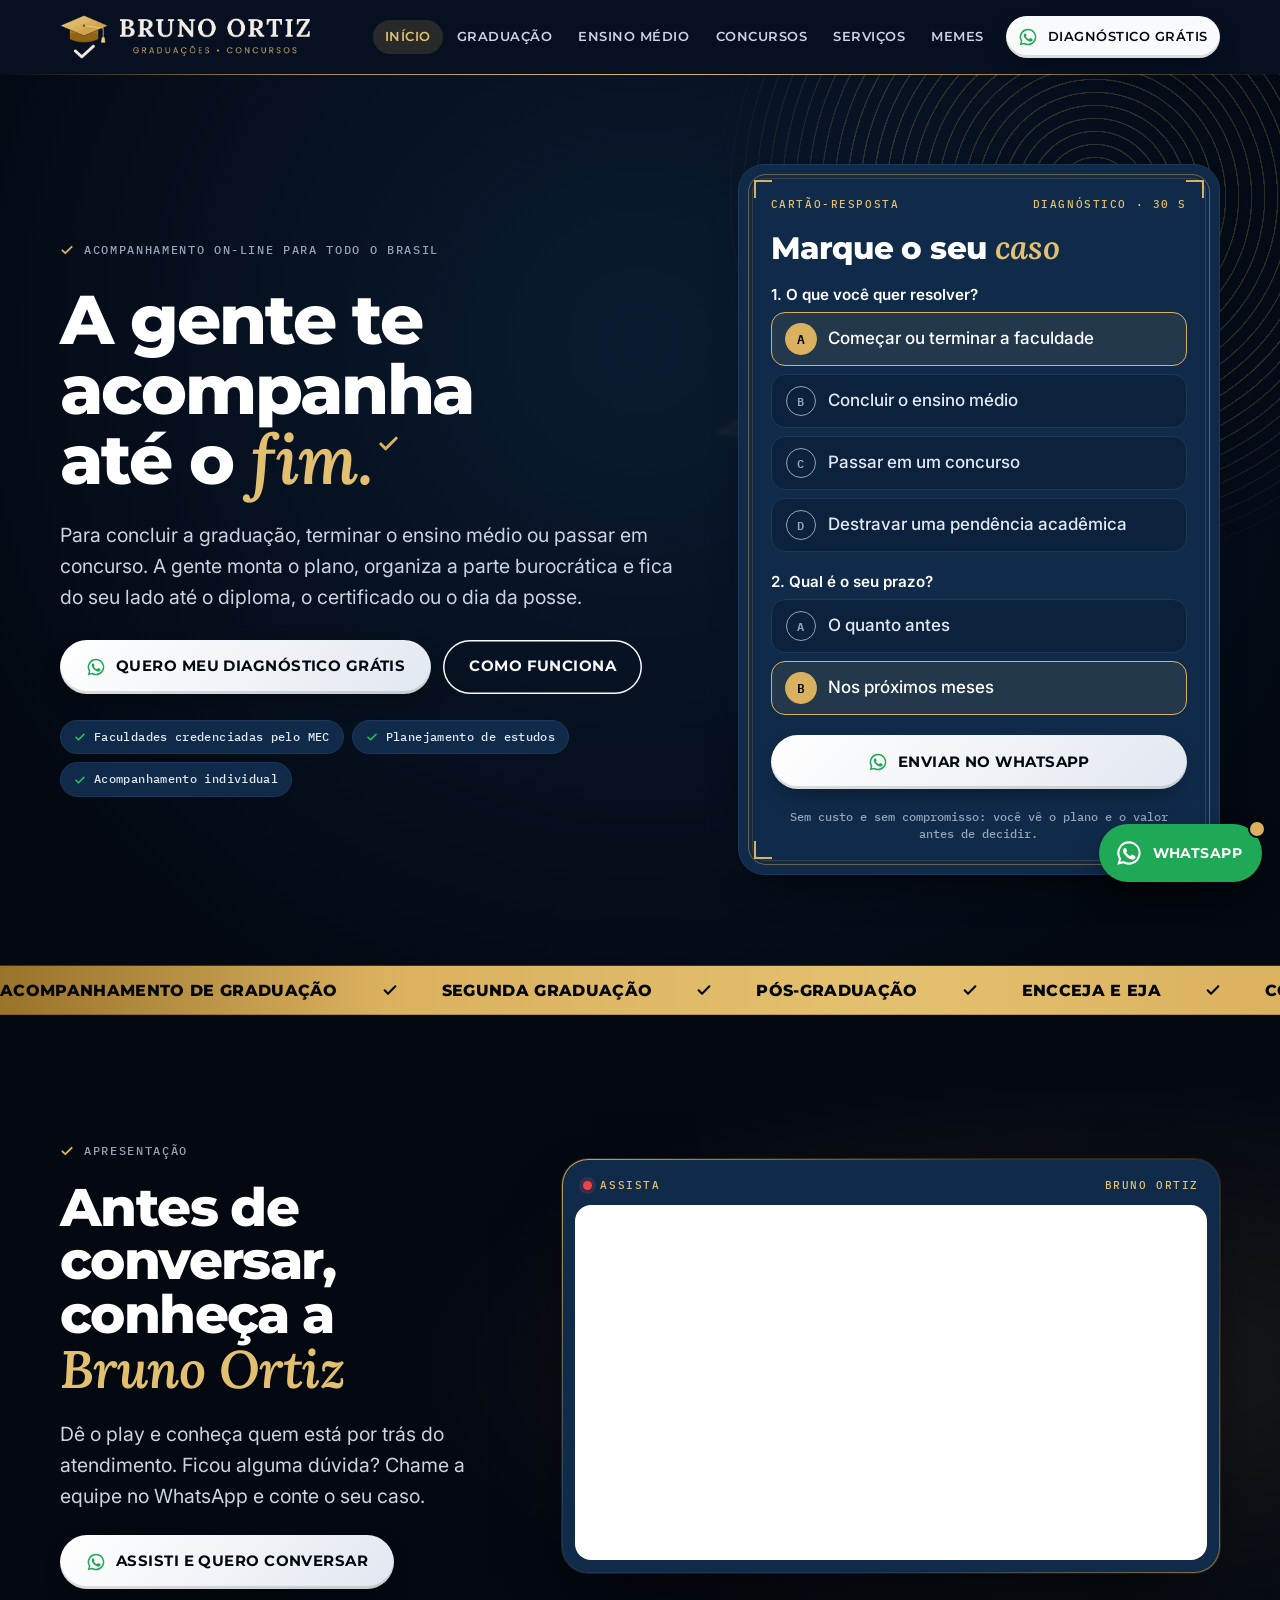
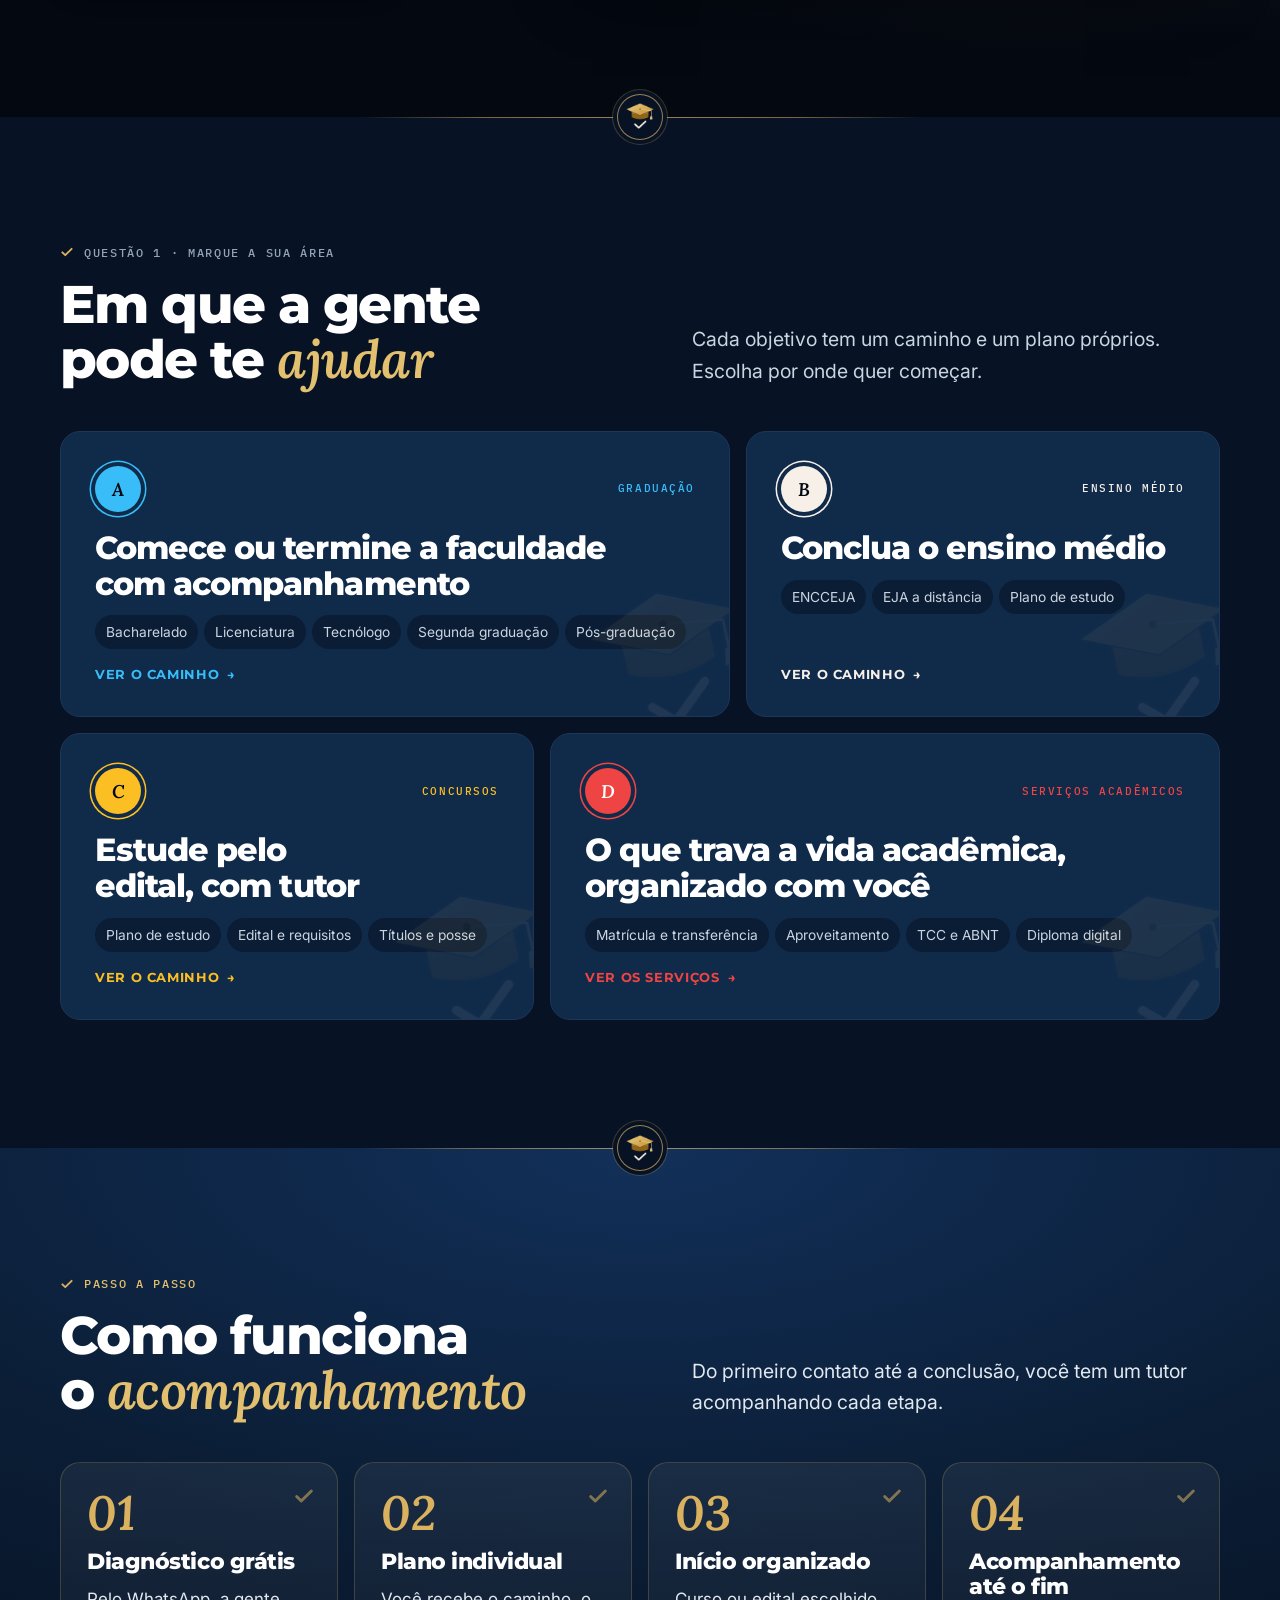
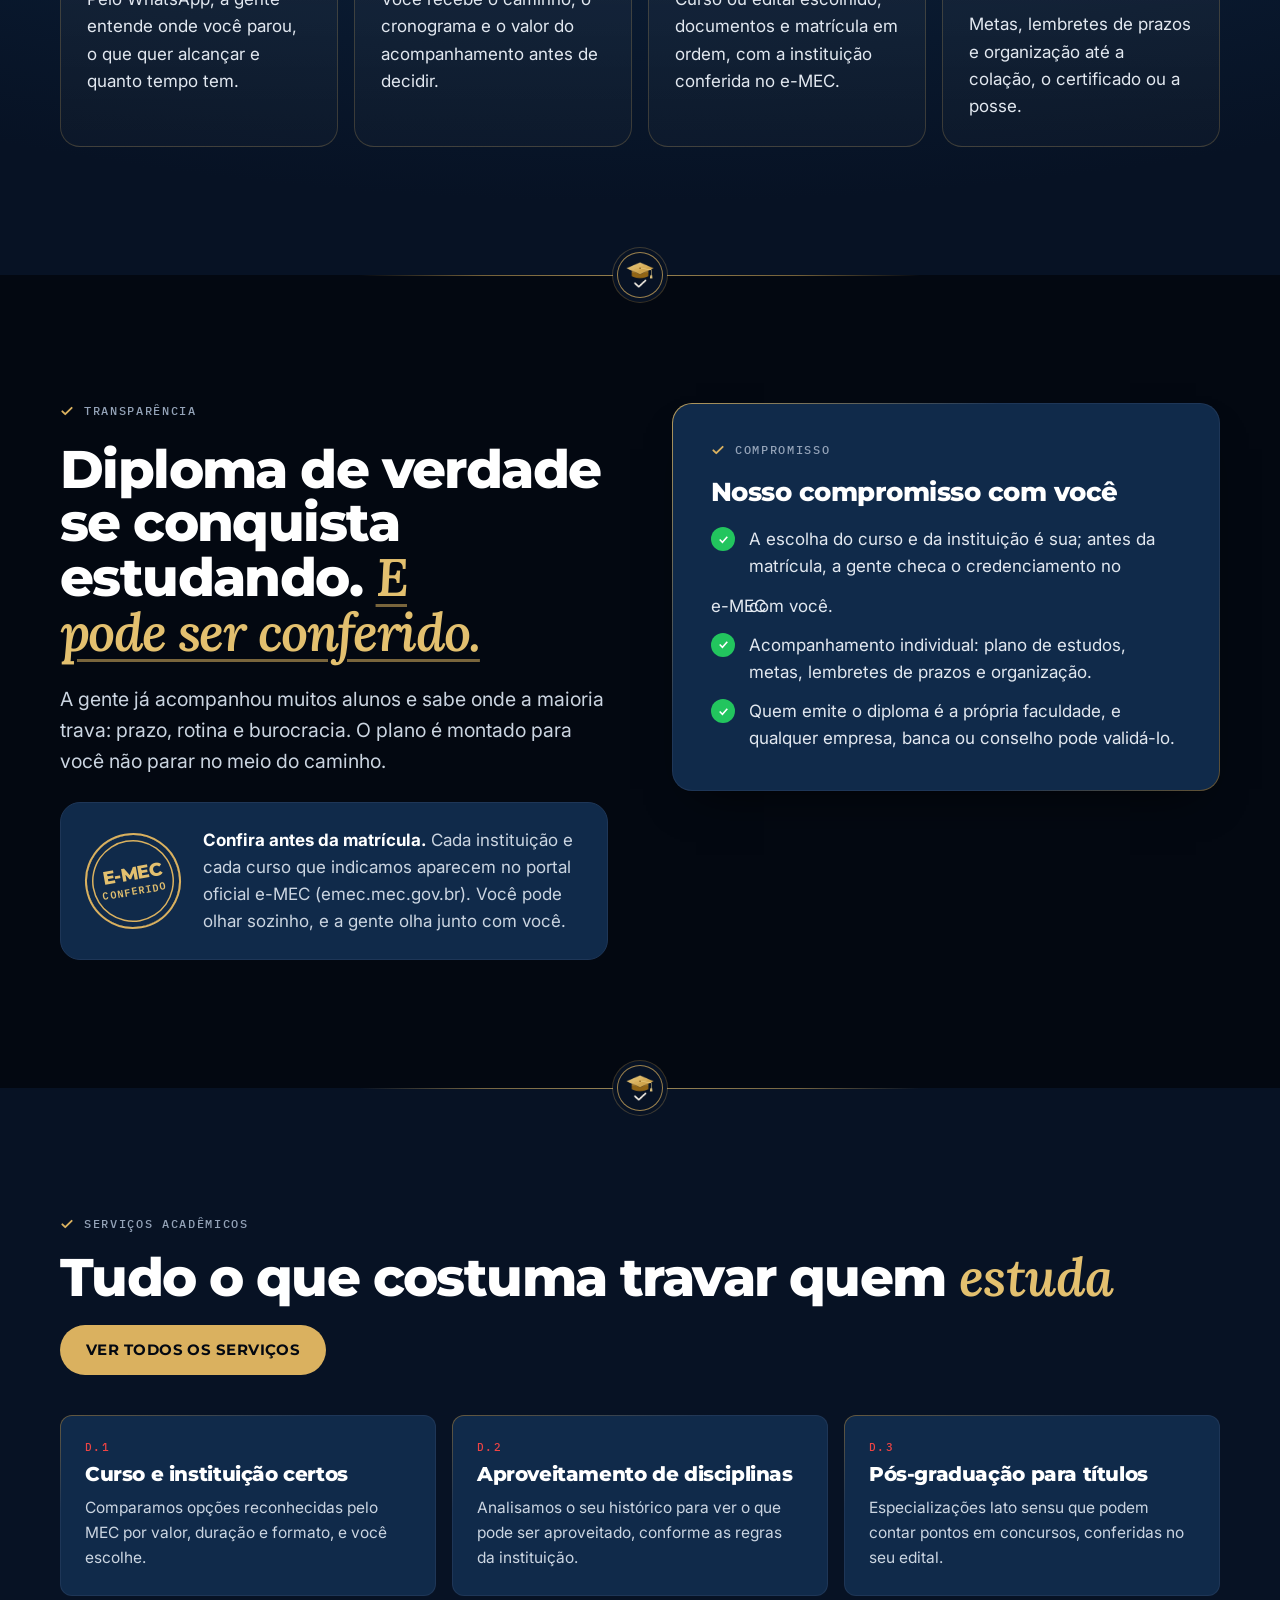
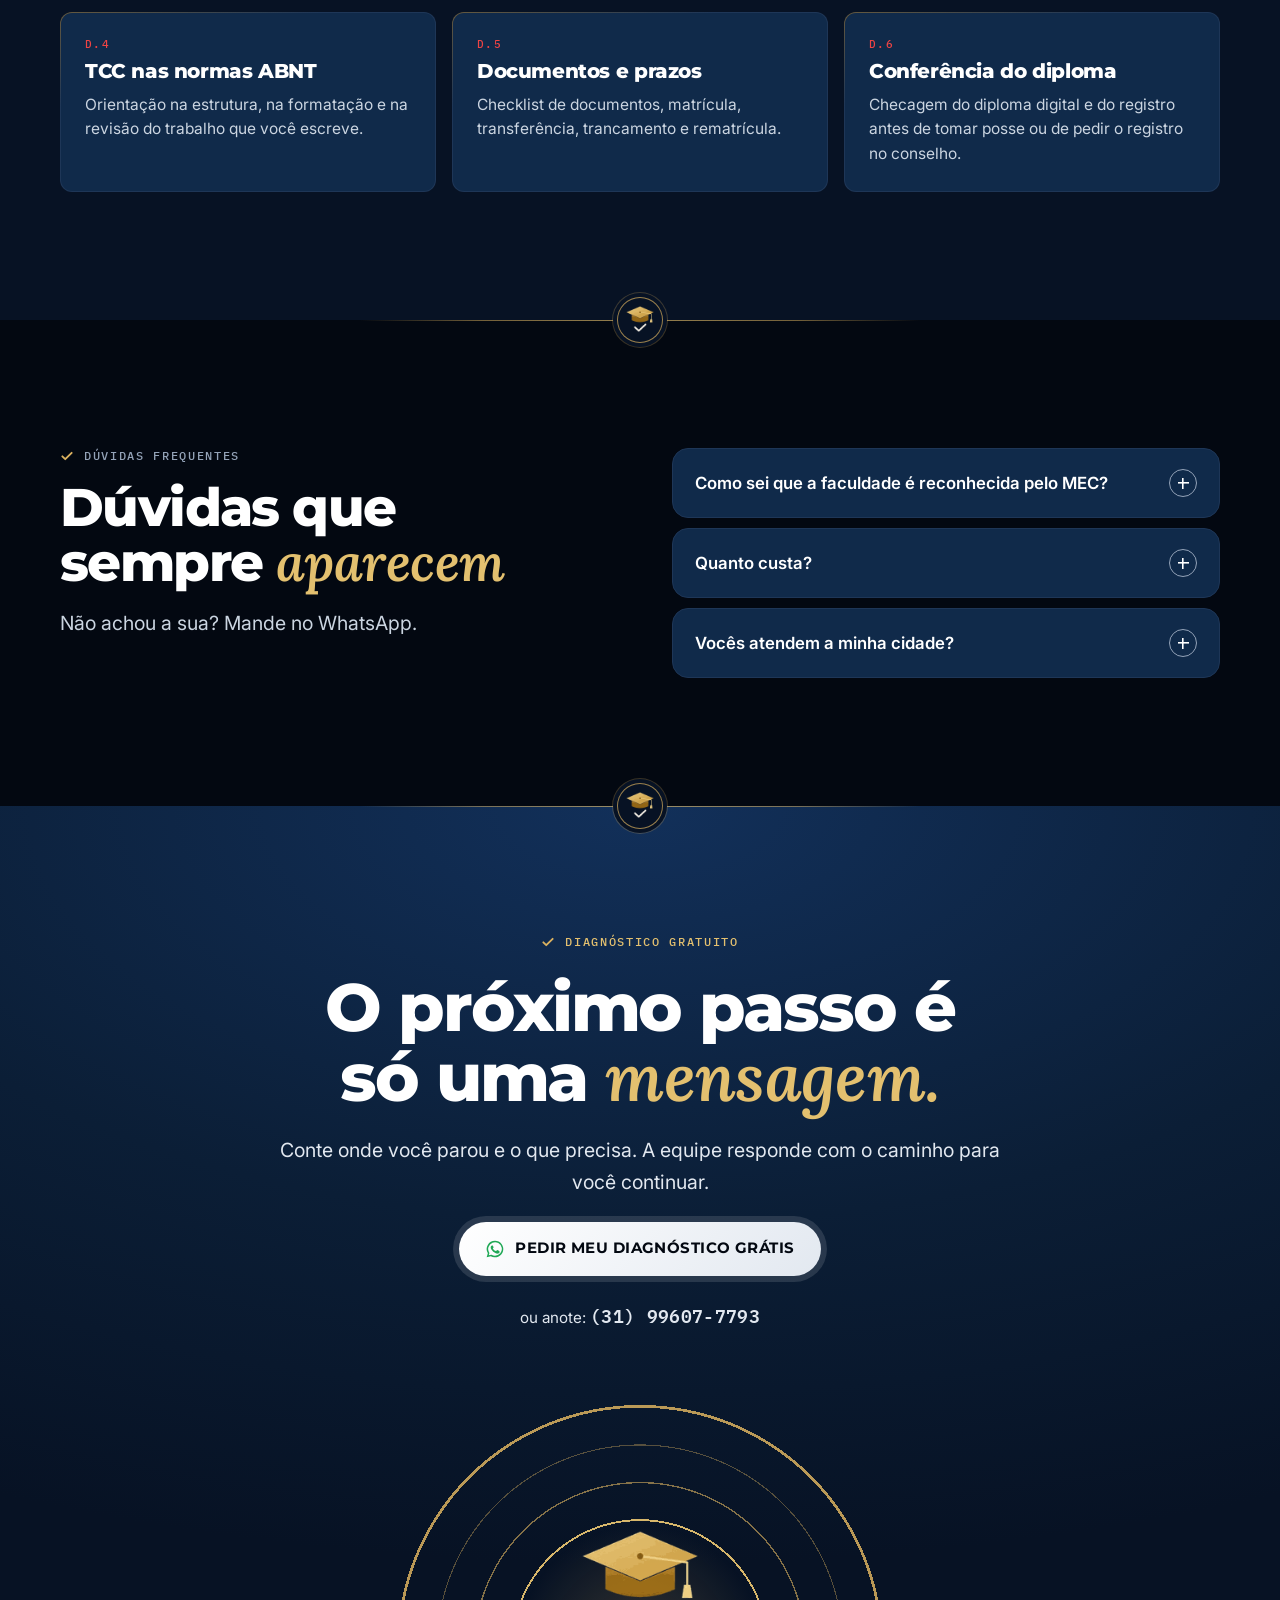
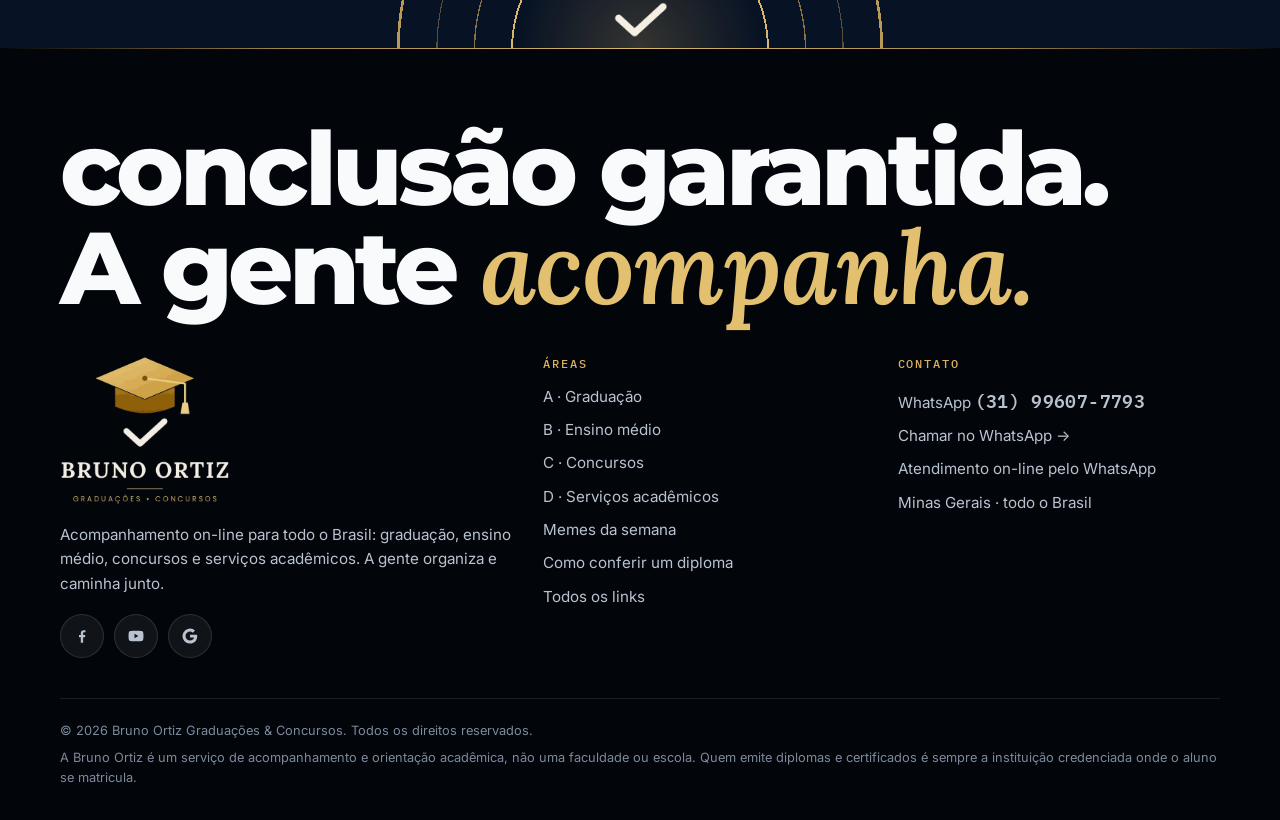
<file: index.html>
<!doctype html>
<html lang="pt-BR">
<head>
<meta charset="utf-8">
<meta name="viewport" content="width=device-width, initial-scale=1, viewport-fit=cover">
<title>Bruno Ortiz | Graduação e Concursos</title>
<meta name="description" content="Acompanhamento individual para concluir a graduação, terminar o ensino médio e se preparar para concursos. Você estuda e faz as provas; a gente organiza e acompanha. Diagnóstico grátis.">
<link rel="canonical" href="https://brunoaprovaconcursos.com.br/">
<meta name="robots" content="index, follow, max-image-preview:large">
<meta name="theme-color" content="#071224">
<meta name="author" content="Bruno Ortiz Graduações & Concursos">
<meta property="og:type" content="website">
<meta property="og:locale" content="pt_BR">
<meta property="og:site_name" content="Bruno Ortiz">
<meta property="og:title" content="Bruno Ortiz | Graduações e Concursos">
<meta property="og:description" content="Acompanhamento individual para concluir a graduação, terminar o ensino médio e se preparar para concursos. Você estuda e faz as provas; a gente organiza e acompanha. Diagnóstico grátis.">
<meta property="og:url" content="https://brunoaprovaconcursos.com.br/">
<meta property="og:image" content="https://brunoaprovaconcursos.com.br/assets/og-image.jpg">
<meta property="og:image:width" content="1200">
<meta property="og:image:height" content="630">
<meta property="og:image:alt" content="Bruno Ortiz · Graduações e Concursos">
<meta name="twitter:card" content="summary_large_image">
<meta name="twitter:title" content="Bruno Ortiz | Graduações e Concursos">
<meta name="twitter:description" content="Acompanhamento individual para concluir a graduação, terminar o ensino médio e se preparar para concursos. Você estuda e faz as provas; a gente organiza e acompanha. Diagnóstico grátis.">
<meta name="twitter:image" content="https://brunoaprovaconcursos.com.br/assets/og-image.jpg">
<link rel="icon" href="assets/favicon.ico" sizes="any">
<link rel="icon" href="assets/favicon-32.png" type="image/png" sizes="32x32">
<link rel="apple-touch-icon" href="assets/apple-touch-icon.png">
<link rel="manifest" href="site.webmanifest">
<link rel="preconnect" href="https://fonts.googleapis.com">
<link rel="preconnect" href="https://fonts.gstatic.com" crossorigin>
<link rel="stylesheet" href="https://fonts.googleapis.com/css2?family=Inter:wght@400;500;600;700&family=Lora:ital,wght@1,500;1,600&family=Montserrat:wght@500;600;700;800;900&display=swap">
<link rel="stylesheet" href="assets/style.css?v=20261029c">
<script type="application/ld+json">{"@context": "https://schema.org", "@type": "EducationalOrganization", "@id": "https://brunoaprovaconcursos.com.br/#org", "name": "Bruno Ortiz Graduações & Concursos", "alternateName": ["Bruno Ortiz", "Bruno Aprova Concursos"], "url": "https://brunoaprovaconcursos.com.br/", "logo": "https://brunoaprovaconcursos.com.br/assets/icon-512.png", "image": "https://brunoaprovaconcursos.com.br/assets/og-image.jpg", "telephone": "+55-31-99607-7793", "description": "Acompanhamento individual on-line para graduação, ensino médio, concursos públicos e serviços acadêmicos. O aluno estuda e faz as provas; a equipe organiza e acompanha.", "address": {"@type": "PostalAddress", "addressRegion": "MG", "addressCountry": "BR"}, "areaServed": {"@type": "Country", "name": "Brasil"}, "slogan": "Você estuda. A gente acompanha.", "knowsAbout": ["Assessoria acadêmica", "Graduação EAD", "Segunda graduação", "Pós-graduação", "ENCCEJA", "EJA a distância", "Concursos públicos", "Plano de estudos", "Normas ABNT", "Diploma digital"], "contactPoint": {"@type": "ContactPoint", "telephone": "+55-31-99607-7793", "contactType": "customer service", "availableLanguage": "Portuguese", "areaServed": "BR"}, "sameAs": ["https://www.facebook.com/1110130492177431", "https://www.youtube.com/channel/UCFcYFOVcGCRMS1OHLwovt9w"]}</script>
<script type="application/ld+json">{"@context": "https://schema.org", "@type": "WebSite", "name": "Bruno Ortiz", "url": "https://brunoaprovaconcursos.com.br/", "inLanguage": "pt-BR"}</script>
<script type="application/ld+json">{"@context": "https://schema.org", "@type": "FAQPage", "mainEntity": [{"@type": "Question", "name": "Vocês fazem as provas ou os trabalhos por mim?", "acceptedAnswer": {"@type": "Answer", "text": "Não. Quem estuda, faz as provas, as atividades e o TCC é você. A nossa equipe organiza o caminho, orienta os estudos e acompanha os prazos para você chegar até o fim."}}, {"@type": "Question", "name": "Como sei que a faculdade é reconhecida pelo MEC?", "acceptedAnswer": {"@type": "Answer", "text": "Toda instituição e todo curso podem ser consultados no portal e-MEC (emec.mec.gov.br). A gente faz essa conferência com você antes da matrícula."}}, {"@type": "Question", "name": "Quanto custa?", "acceptedAnswer": {"@type": "Answer", "text": "É um atendimento individual e pago, e o valor depende do seu objetivo. O diagnóstico pelo WhatsApp é gratuito, e a proposta chega antes de você decidir qualquer coisa."}}, {"@type": "Question", "name": "Vocês atendem a minha cidade?", "acceptedAnswer": {"@type": "Answer", "text": "Sim. O atendimento é on-line, pelo WhatsApp, para todo o Brasil."}}]}</script>
</head>
<body data-area="inicio">
<a class="skip" href="#conteudo">Pular para o conteúdo</a>
<header class="site-head">
  <div class="wrap">
    <a class="brand" href="index.html" aria-label="Bruno Ortiz, página inicial"><img class="mark" src="assets/logo-simbolo.png" width="48" height="44" alt=""><img class="nome" src="assets/logo-nome.png" width="194" height="40" alt="Bruno Ortiz · Graduações e Concursos"></a>
    <button class="menu-btn" type="button" aria-controls="nav" aria-expanded="false">Menu</button>
    <nav class="nav" id="nav" aria-label="Principal"><a href="index.html" aria-current="page">Início</a><a href="diploma.html">Graduação</a><a href="ensino-medio.html">Ensino médio</a><a href="aprovacao.html">Concursos</a><a href="servicos-academicos.html">Serviços</a><a href="memes.html">Memes</a><a class="btn btn--wa btn--sm" href="https://wa.me/5531996077793" data-wa="Olá, equipe Bruno Ortiz! Vim pelo site e quero orientação." data-wa-label="menu"><svg viewBox="0 0 24 24" aria-hidden="true"><path fill="currentColor" d="M12 2a10 10 0 0 0-8.6 15.1L2 22l5-1.3A10 10 0 1 0 12 2Zm0 18.2a8.2 8.2 0 0 1-4.2-1.2l-.3-.2-3 .8.8-2.9-.2-.3A8.2 8.2 0 1 1 12 20.2Zm4.5-6.1c-.2-.1-1.5-.7-1.7-.8s-.4-.1-.6.1-.7.8-.8 1-.3.2-.5.1a6.7 6.7 0 0 1-3.3-2.9c-.3-.4.2-.4.7-1.3.1-.2 0-.3 0-.4l-.8-1.8c-.2-.5-.4-.4-.6-.4h-.5a1 1 0 0 0-.7.3 3 3 0 0 0-.9 2.2 5.2 5.2 0 0 0 1.1 2.7 11.8 11.8 0 0 0 4.5 4c1.7.7 2.3.8 3.2.6a2.7 2.7 0 0 0 1.8-1.2 2.2 2.2 0 0 0 .1-1.3c0-.1-.2-.2-.5-.3Z"/></svg><span>Diagnóstico grátis</span></a></nav>
  </div>
</header>
<main id="conteudo">

<section class="hero" aria-labelledby="h1">
  <div class="wrap">
    <div class="hero-copy">
      <span class="eyebrow">Acompanhamento on-line para todo o Brasil</span>
      <h1 id="h1"> A gente te acompanha até o <span class="sol">fim.</span></h1>
      <p class="lead">Para concluir a graduação, terminar o ensino médio ou passar em concurso. A gente monta o plano, organiza a parte burocrática e fica do seu lado até o diploma, o certificado ou o dia da posse.</p>
      <div class="actions">
        <a class="btn btn--wa" href="https://wa.me/5531996077793" data-wa="Olá, equipe Bruno Ortiz! Vim pelo site e quero um diagnóstico gratuito." data-wa-label="hero"><svg viewBox="0 0 24 24" aria-hidden="true"><path fill="currentColor" d="M12 2a10 10 0 0 0-8.6 15.1L2 22l5-1.3A10 10 0 1 0 12 2Zm0 18.2a8.2 8.2 0 0 1-4.2-1.2l-.3-.2-3 .8.8-2.9-.2-.3A8.2 8.2 0 1 1 12 20.2Zm4.5-6.1c-.2-.1-1.5-.7-1.7-.8s-.4-.1-.6.1-.7.8-.8 1-.3.2-.5.1a6.7 6.7 0 0 1-3.3-2.9c-.3-.4.2-.4.7-1.3.1-.2 0-.3 0-.4l-.8-1.8c-.2-.5-.4-.4-.6-.4h-.5a1 1 0 0 0-.7.3 3 3 0 0 0-.9 2.2 5.2 5.2 0 0 0 1.1 2.7 11.8 11.8 0 0 0 4.5 4c1.7.7 2.3.8 3.2.6a2.7 2.7 0 0 0 1.8-1.2 2.2 2.2 0 0 0 .1-1.3c0-.1-.2-.2-.5-.3Z"/></svg><span>Quero meu diagnóstico grátis</span></a>
        <a class="btn btn--ghost" href="#como-funciona">Como funciona</a>
      </div>
      <ul class="trust">
        <li>Faculdades credenciadas pelo MEC</li>
        <li>Planejamento de estudos</li>
        <li>Acompanhamento individual</li>
      </ul>
    </div>

    <form class="gabarito" id="gabarito" aria-labelledby="gab-titulo">
      <header><span>Cartão-resposta</span><span>Diagnóstico · 30 s</span></header>
      <h2 id="gab-titulo">Marque o seu <em>caso</em></h2>
      <fieldset>
        <legend>1. O que você quer resolver?</legend>
        <label class="opt"><input type="radio" name="obj" id="obj-a" value="concluir a graduação" checked><span class="bolha">A</span>Começar ou terminar a faculdade</label>
        <label class="opt"><input type="radio" name="obj" id="obj-b" value="concluir o ensino médio"><span class="bolha">B</span>Concluir o ensino médio</label>
        <label class="opt"><input type="radio" name="obj" id="obj-c" value="me preparar para concurso"><span class="bolha">C</span>Passar em um concurso</label>
        <label class="opt"><input type="radio" name="obj" id="obj-d" value="resolver uma pendência acadêmica"><span class="bolha">D</span>Destravar uma pendência acadêmica</label>
      </fieldset>
      <fieldset>
        <legend>2. Qual é o seu prazo?</legend>
        <label class="opt"><input type="radio" name="prazo" id="prazo-a" value="o quanto antes"><span class="bolha">A</span>O quanto antes</label>
        <label class="opt"><input type="radio" name="prazo" id="prazo-b" value="nos próximos meses" checked><span class="bolha">B</span>Nos próximos meses</label>
      </fieldset>
      <a class="btn btn--wa" id="gab-enviar" href="https://wa.me/5531996077793" data-wa="Olá, equipe Bruno Ortiz! Quero um diagnóstico gratuito." data-wa-label="gabarito"><svg viewBox="0 0 24 24" aria-hidden="true"><path fill="currentColor" d="M12 2a10 10 0 0 0-8.6 15.1L2 22l5-1.3A10 10 0 1 0 12 2Zm0 18.2a8.2 8.2 0 0 1-4.2-1.2l-.3-.2-3 .8.8-2.9-.2-.3A8.2 8.2 0 1 1 12 20.2Zm4.5-6.1c-.2-.1-1.5-.7-1.7-.8s-.4-.1-.6.1-.7.8-.8 1-.3.2-.5.1a6.7 6.7 0 0 1-3.3-2.9c-.3-.4.2-.4.7-1.3.1-.2 0-.3 0-.4l-.8-1.8c-.2-.5-.4-.4-.6-.4h-.5a1 1 0 0 0-.7.3 3 3 0 0 0-.9 2.2 5.2 5.2 0 0 0 1.1 2.7 11.8 11.8 0 0 0 4.5 4c1.7.7 2.3.8 3.2.6a2.7 2.7 0 0 0 1.8-1.2 2.2 2.2 0 0 0 .1-1.3c0-.1-.2-.2-.5-.3Z"/></svg><span>Enviar no WhatsApp</span></a>
      <small>Sem custo e sem compromisso: você vê o plano e o valor antes de decidir.</small>
    </form>
  </div>
</section>

<div class="ticker" aria-hidden="true"><ul><li>Acompanhamento de graduação</li><li>Segunda graduação</li><li>Pós-graduação</li><li>ENCCEJA e EJA</li><li>Concursos públicos</li><li>Plano de estudos</li><li>TCC nas normas ABNT</li><li>Diploma reconhecido pelo MEC</li><li>Acompanhamento de graduação</li><li>Segunda graduação</li><li>Pós-graduação</li><li>ENCCEJA e EJA</li><li>Concursos públicos</li><li>Plano de estudos</li><li>TCC nas normas ABNT</li><li>Diploma reconhecido pelo MEC</li></ul></div>

<section class="band video-band" aria-labelledby="video-titulo">
  <div class="wrap video-grid">
    <div class="stack" style="gap:22px">
      <span class="eyebrow">Apresentação</span>
      <h2 id="video-titulo">Antes de conversar, conheça a <em>Bruno Ortiz</em></h2>
      <p class="lead">Dê o play e conheça quem está por trás do atendimento. Ficou alguma dúvida? Chame a equipe no WhatsApp e conte o seu caso.</p>
      <a class="btn btn--wa" href="https://wa.me/5531996077793" data-wa="Olá, equipe Bruno Ortiz! Assisti ao vídeo no site e quero tirar uma dúvida." data-wa-label="video"><svg viewBox="0 0 24 24" aria-hidden="true"><path fill="currentColor" d="M12 2a10 10 0 0 0-8.6 15.1L2 22l5-1.3A10 10 0 1 0 12 2Zm0 18.2a8.2 8.2 0 0 1-4.2-1.2l-.3-.2-3 .8.8-2.9-.2-.3A8.2 8.2 0 1 1 12 20.2Zm4.5-6.1c-.2-.1-1.5-.7-1.7-.8s-.4-.1-.6.1-.7.8-.8 1-.3.2-.5.1a6.7 6.7 0 0 1-3.3-2.9c-.3-.4.2-.4.7-1.3.1-.2 0-.3 0-.4l-.8-1.8c-.2-.5-.4-.4-.6-.4h-.5a1 1 0 0 0-.7.3 3 3 0 0 0-.9 2.2 5.2 5.2 0 0 0 1.1 2.7 11.8 11.8 0 0 0 4.5 4c1.7.7 2.3.8 3.2.6a2.7 2.7 0 0 0 1.8-1.2 2.2 2.2 0 0 0 .1-1.3c0-.1-.2-.2-.5-.3Z"/></svg><span>Assisti e quero conversar</span></a>
    </div>
    <div class="tela reveal">
      <header><span class="ao-vivo">Assista</span><span>Bruno Ortiz</span></header>
      <div class="player"><iframe src="https://www.youtube-nocookie.com/embed/ncnGTiGdI4I?rel=0&amp;playsinline=1&amp;modestbranding=1" title="Apresentação Bruno Ortiz" allow="accelerometer; autoplay; clipboard-write; encrypted-media; gyroscope; picture-in-picture; web-share" allowfullscreen loading="lazy"></iframe></div>
    </div>
  </div>
</section>

<section class="band band--alt" aria-labelledby="areas">
  <div class="wrap stack" style="gap:44px">
    <div class="head-row">
      <div class="stack"><span class="eyebrow">Questão 1 · Marque a sua área</span><h2 id="areas">Em que a gente<br>pode te <em>ajudar</em></h2></div>
      <p class="lead">Cada objetivo tem um caminho e um plano próprios. Escolha por onde quer começar.</p>
    </div>
    <div class="bento">
      <a class="area area--wide reveal" href="diploma.html">
        <div class="top"><span class="letra">A</span><span class="tag">Graduação</span></div>
        <div class="stack" style="gap:14px"><h3>Comece ou termine a faculdade com acompanhamento</h3><ul><li>Bacharelado</li><li>Licenciatura</li><li>Tecnólogo</li><li>Segunda graduação</li><li>Pós-graduação</li></ul></div>
        <span class="more">Ver o caminho</span>
      </a>
      <a class="area area--b area--narrow reveal" href="ensino-medio.html">
        <div class="top"><span class="letra">B</span><span class="tag">Ensino médio</span></div>
        <div class="stack" style="gap:14px"><h3>Conclua o ensino médio</h3><ul><li>ENCCEJA</li><li>EJA a distância</li><li>Plano de estudo</li></ul></div>
        <span class="more">Ver o caminho</span>
      </a>
      <a class="area area--c area--narrow reveal" href="aprovacao.html">
        <div class="top"><span class="letra">C</span><span class="tag">Concursos</span></div>
        <div class="stack" style="gap:14px"><h3>Estude pelo edital, com tutor</h3><ul><li>Plano de estudo</li><li>Edital e requisitos</li><li>Títulos e posse</li></ul></div>
        <span class="more">Ver o caminho</span>
      </a>
      <a class="area area--d area--wide reveal" href="servicos-academicos.html">
        <div class="top"><span class="letra">D</span><span class="tag">Serviços acadêmicos</span></div>
        <div class="stack" style="gap:14px"><h3>O que trava a vida acadêmica, organizado com você</h3><ul><li>Matrícula e transferência</li><li>Aproveitamento</li><li>TCC e ABNT</li><li>Diploma digital</li></ul></div>
        <span class="more">Ver os serviços</span>
      </a>
    </div>
  </div>
</section>

<section class="band band--blue" id="como-funciona" aria-labelledby="passos">
  <div class="wrap stack" style="gap:44px">
    <div class="head-row">
      <div class="stack"><span class="eyebrow">Passo a passo</span><h2 id="passos">Como funciona<br>o <em>acompanhamento</em></h2></div>
      <p class="lead">Do primeiro contato até a conclusão, você tem um tutor acompanhando cada etapa.</p>
    </div>
    <ol class="steps">
      <li class="reveal"><h3>Diagnóstico grátis</h3><p>Pelo WhatsApp, a gente entende onde você parou, o que quer alcançar e quanto tempo tem.</p></li>
      <li class="reveal"><h3>Plano individual</h3><p>Você recebe o caminho, o cronograma e o valor do acompanhamento antes de decidir.</p></li>
      <li class="reveal"><h3>Início organizado</h3><p>Curso ou edital escolhido, documentos e matrícula em ordem, com a instituição conferida no <span class="nb">e-MEC</span>.</p></li>
      <li class="reveal"><h3>Acompanhamento até o fim</h3><p>Metas, lembretes de prazos e organização até a colação, o certificado ou a posse.</p></li>
    </ol>
  </div>
</section>

<section class="band" aria-labelledby="confianca">
  <div class="wrap split">
    <div class="stack" style="gap:24px">
      <span class="eyebrow">Transparência</span>
      <h2 id="confianca">Diploma de verdade se conquista estudando. <span class="hl">E pode ser conferido.</span></h2>
      <p class="lead">A gente já acompanhou muitos alunos e sabe onde a maioria trava: prazo, rotina e burocracia. O plano é montado para você não parar no meio do caminho.</p>
      <div class="verify">
        <div class="seal"><span><b><span class="nb">e-MEC</span></b>conferido</span></div>
        <p><strong>Confira antes da matrícula.</strong> Cada instituição e cada curso que indicamos aparecem no portal oficial <span class="nb">e-MEC</span> (emec.mec.gov.br). Você pode olhar sozinho, e a gente olha junto com você.</p>
      </div>
    </div>
    <div class="reveal"><div class="pledge">
  <span class="eyebrow">Compromisso</span>
  <h3>Nosso compromisso com você</h3>
  <ul class="checks"><li>A escolha do curso e da instituição é sua; antes da matrícula, a gente checa o credenciamento no <span class="nb">e-MEC</span> com você.</li><li>Acompanhamento individual: plano de estudos, metas, lembretes de prazos e organização.</li><li>Quem emite o diploma é a própria faculdade, e qualquer empresa, banca ou conselho pode validá-lo.</li></ul>
</div></div>
  </div>
</section>

<section class="band band--alt" aria-labelledby="servicos">
  <div class="wrap stack" style="gap:40px">
    <div class="head-row">
      <div class="stack"><span class="eyebrow">Serviços acadêmicos</span><h2 id="servicos">Tudo o que costuma travar quem <em>estuda</em></h2></div>
      <a class="btn btn--ink" href="servicos-academicos.html">Ver todos os serviços</a>
    </div>
    <div class="grid-3">
      <div class="svc reveal"><span class="n">D.1</span><h3>Curso e instituição certos</h3><p>Comparamos opções reconhecidas pelo MEC por valor, duração e formato, e você escolhe.</p></div>
      <div class="svc reveal"><span class="n">D.2</span><h3>Aproveitamento de disciplinas</h3><p>Analisamos o seu histórico para ver o que pode ser aproveitado, conforme as regras da instituição.</p></div>
      <div class="svc reveal"><span class="n">D.3</span><h3>Pós-graduação para títulos</h3><p>Especializações lato sensu que podem contar pontos em concursos, conferidas no seu edital.</p></div>
      <div class="svc reveal"><span class="n">D.4</span><h3>TCC nas normas ABNT</h3><p>Orientação na estrutura, na formatação e na revisão do trabalho que você escreve.</p></div>
      <div class="svc reveal"><span class="n">D.5</span><h3>Documentos e prazos</h3><p>Checklist de documentos, matrícula, transferência, trancamento e rematrícula.</p></div>
      <div class="svc reveal"><span class="n">D.6</span><h3>Conferência do diploma</h3><p>Checagem do diploma digital e do registro antes de tomar posse ou de pedir o registro no conselho.</p></div>
    </div>
  </div>
</section>

<section class="band" aria-labelledby="duvidas">
  <div class="wrap split">
    <div class="stack"><span class="eyebrow">Dúvidas frequentes</span><h2 id="duvidas">Dúvidas que sempre <em>aparecem</em></h2><p class="lead">Não achou a sua? Mande no WhatsApp.</p></div>
    <div class="faq"><details><summary>Como sei que a faculdade é reconhecida pelo MEC?</summary><p>Toda instituição e todo curso podem ser consultados no portal <span class="nb">e-MEC</span> (emec.mec.gov.br). A gente faz essa conferência com você antes da matrícula.</p></details><details><summary>Quanto custa?</summary><p>É um atendimento individual e pago, e o valor depende do seu objetivo. O diagnóstico pelo WhatsApp é gratuito, e a proposta chega antes de você decidir qualquer coisa.</p></details><details><summary>Vocês atendem a minha cidade?</summary><p>Sim. O atendimento é on-line, pelo WhatsApp, para todo o Brasil.</p></details></div>
  </div>
</section>

<section class="band band--blue" aria-labelledby="cta-final">
  <div class="wrap cta">
    <span class="eyebrow">Diagnóstico gratuito</span>
    <h2 id="cta-final">O próximo passo é só uma <em>mensagem.</em></h2>
    <p class="lead">Conte onde você parou e o que precisa. A equipe responde com o caminho para você continuar.</p>
    <a class="btn btn--wa" href="https://wa.me/5531996077793" data-wa="Olá, equipe Bruno Ortiz! Quero dar o próximo passo. Hoje eu estou em:" data-wa-label="final"><svg viewBox="0 0 24 24" aria-hidden="true"><path fill="currentColor" d="M12 2a10 10 0 0 0-8.6 15.1L2 22l5-1.3A10 10 0 1 0 12 2Zm0 18.2a8.2 8.2 0 0 1-4.2-1.2l-.3-.2-3 .8.8-2.9-.2-.3A8.2 8.2 0 1 1 12 20.2Zm4.5-6.1c-.2-.1-1.5-.7-1.7-.8s-.4-.1-.6.1-.7.8-.8 1-.3.2-.5.1a6.7 6.7 0 0 1-3.3-2.9c-.3-.4.2-.4.7-1.3.1-.2 0-.3 0-.4l-.8-1.8c-.2-.5-.4-.4-.6-.4h-.5a1 1 0 0 0-.7.3 3 3 0 0 0-.9 2.2 5.2 5.2 0 0 0 1.1 2.7 11.8 11.8 0 0 0 4.5 4c1.7.7 2.3.8 3.2.6a2.7 2.7 0 0 0 1.8-1.2 2.2 2.2 0 0 0 .1-1.3c0-.1-.2-.2-.5-.3Z"/></svg><span>Pedir meu diagnóstico grátis</span></a>
    <span class="alt">ou anote: <span class="phone">(31) 99607-7793</span></span>
  </div>
</section>

</main>
<footer class="site-foot">
  <div class="wrap">
    <p class="foot-big">conclusão garantida.<br>A gente <span>acompanha.</span></p>
    <div class="foot-grid">
      <div class="stack">
        <a class="brand-foot" href="index.html" aria-label="Bruno Ortiz, página inicial"><img src="assets/logo-completo.png" width="170" height="149" alt="Bruno Ortiz · Graduações e Concursos" loading="lazy"></a>
        <p>Acompanhamento on-line para todo o Brasil: graduação, ensino médio, concursos e serviços acadêmicos. A gente organiza e caminha junto.</p>
        <div class="socials"><a data-social="facebook" href="https://www.facebook.com/1110130492177431" target="_blank" rel="noopener" aria-label="Facebook"><svg viewBox="0 0 24 24" aria-hidden="true"><path d="M13.5 21v-7.5H16l.4-3h-2.9V8.6c0-.9.3-1.5 1.5-1.5h1.6V4.4a21 21 0 0 0-2.3-.1c-2.3 0-3.9 1.4-3.9 4v2.2H8v3h2.4V21h3.1Z"/></svg></a><a data-social="youtube" href="https://www.youtube.com/channel/UCFcYFOVcGCRMS1OHLwovt9w" target="_blank" rel="noopener" aria-label="YouTube"><svg viewBox="0 0 24 24" aria-hidden="true"><path d="M21.6 7.2a2.5 2.5 0 0 0-1.8-1.8C18.2 5 12 5 12 5s-6.2 0-7.8.4A2.5 2.5 0 0 0 2.4 7.2 26 26 0 0 0 2 12a26 26 0 0 0 .4 4.8 2.5 2.5 0 0 0 1.8 1.8C5.8 19 12 19 12 19s6.2 0 7.8-.4a2.5 2.5 0 0 0 1.8-1.8A26 26 0 0 0 22 12a26 26 0 0 0-.4-4.8ZM10 15V9l5.2 3L10 15Z"/></svg></a><a data-social="google" href="https://www.google.com/search?q=Bruno+Aprova+Concursos" target="_blank" rel="noopener" aria-label="Google Meu Negócio"><svg viewBox="0 0 24 24" aria-hidden="true"><path d="M21.6 12.2c0-.7-.1-1.4-.2-2H12v3.8h5.4a4.6 4.6 0 0 1-2 3v2.5h3.2c1.9-1.7 3-4.3 3-7.3ZM12 22c2.7 0 5-.9 6.6-2.4l-3.2-2.5c-.9.6-2 1-3.4 1-2.6 0-4.8-1.8-5.6-4.1H3.1v2.6A10 10 0 0 0 12 22Zm-5.6-8a6 6 0 0 1 0-3.9V7.5H3.1a10 10 0 0 0 0 9l3.3-2.5ZM12 6c1.5 0 2.8.5 3.8 1.5l2.9-2.9A10 10 0 0 0 3.1 7.5l3.3 2.6C7.2 7.8 9.4 6 12 6Z"/></svg></a><a data-social="instagram" href="" target="_blank" rel="noopener" aria-label="Instagram" hidden><svg viewBox="0 0 24 24" aria-hidden="true"><path d="M12 7a5 5 0 1 0 0 10 5 5 0 0 0 0-10Zm0 8.2A3.2 3.2 0 1 1 12 8.8a3.2 3.2 0 0 1 0 6.4ZM17.3 5.5a1.2 1.2 0 1 0 0 2.4 1.2 1.2 0 0 0 0-2.4ZM12 3.8c2.7 0 3 0 4 .1 2.7.1 4 1.4 4.1 4.1.1 1 .1 1.3.1 4s0 3-.1 4c-.1 2.7-1.4 4-4.1 4.1-1 .1-1.3.1-4 .1s-3 0-4-.1c-2.7-.1-4-1.4-4.1-4.1-.1-1-.1-1.3-.1-4s0-3 .1-4C4 5.3 5.3 4 8 3.9c1 0 1.3-.1 4-.1ZM12 2C9.3 2 8.9 2 7.9 2.1 4.2 2.2 2.2 4.2 2.1 7.9 2 8.9 2 9.3 2 12s0 3.1.1 4.1c.1 3.7 2.1 5.7 5.8 5.8 1 .1 1.4.1 4.1.1s3.1 0 4.1-.1c3.7-.1 5.7-2.1 5.8-5.8.1-1 .1-1.4.1-4.1s0-3.1-.1-4.1c-.1-3.7-2.1-5.7-5.8-5.8C15.1 2 14.7 2 12 2Z"/></svg></a></div>
      </div>
      <div><h4>Áreas</h4><ul><li><a href="diploma.html">A · Graduação</a></li><li><a href="ensino-medio.html">B · Ensino médio</a></li><li><a href="aprovacao.html">C · Concursos</a></li><li><a href="servicos-academicos.html">D · Serviços acadêmicos</a></li><li><a href="memes.html">Memes da semana</a></li><li><a href="artigo.html">Como conferir um diploma</a></li><li><a href="redes.html">Todos os links</a></li></ul></div>
      <div><h4>Contato</h4><ul>
        <li>WhatsApp <span class="phone">(31) 99607-7793</span></li>
        <li><a href="https://wa.me/5531996077793" data-wa="Olá, equipe Bruno Ortiz! Vim pelo site e quero orientação." data-wa-label="rodape">Chamar no WhatsApp →</a></li>
        <li>Atendimento on-line pelo WhatsApp</li>
        <li>Minas Gerais · todo o Brasil</li>
      </ul></div>
    </div>
    <div class="legal">
      <span>©️ <span id="year">2026</span> Bruno Ortiz Graduações & Concursos. Todos os direitos reservados.</span>
      <span>A Bruno Ortiz é um serviço de acompanhamento e orientação acadêmica, não uma faculdade ou escola. Quem emite diplomas e certificados é sempre a instituição credenciada onde o aluno se matricula.</span>
    </div>
  </div>
</footer>
<a class="wa-float" href="https://wa.me/5531996077793" data-wa="Olá, equipe Bruno Ortiz! Vim pelo site e quero orientação." data-wa-label="flutuante" aria-label="Falar no WhatsApp"><svg viewBox="0 0 24 24" aria-hidden="true"><path fill="currentColor" d="M12 2a10 10 0 0 0-8.6 15.1L2 22l5-1.3A10 10 0 1 0 12 2Zm0 18.2a8.2 8.2 0 0 1-4.2-1.2l-.3-.2-3 .8.8-2.9-.2-.3A8.2 8.2 0 1 1 12 20.2Zm4.5-6.1c-.2-.1-1.5-.7-1.7-.8s-.4-.1-.6.1-.7.8-.8 1-.3.2-.5.1a6.7 6.7 0 0 1-3.3-2.9c-.3-.4.2-.4.7-1.3.1-.2 0-.3 0-.4l-.8-1.8c-.2-.5-.4-.4-.6-.4h-.5a1 1 0 0 0-.7.3 3 3 0 0 0-.9 2.2 5.2 5.2 0 0 0 1.1 2.7 11.8 11.8 0 0 0 4.5 4c1.7.7 2.3.8 3.2.6a2.7 2.7 0 0 0 1.8-1.2 2.2 2.2 0 0 0 .1-1.3c0-.1-.2-.2-.5-.3Z"/></svg><span>WhatsApp</span></a>
<script src="assets/app.js?v=20261113a" defer></script>
</body>
</html>
</file>
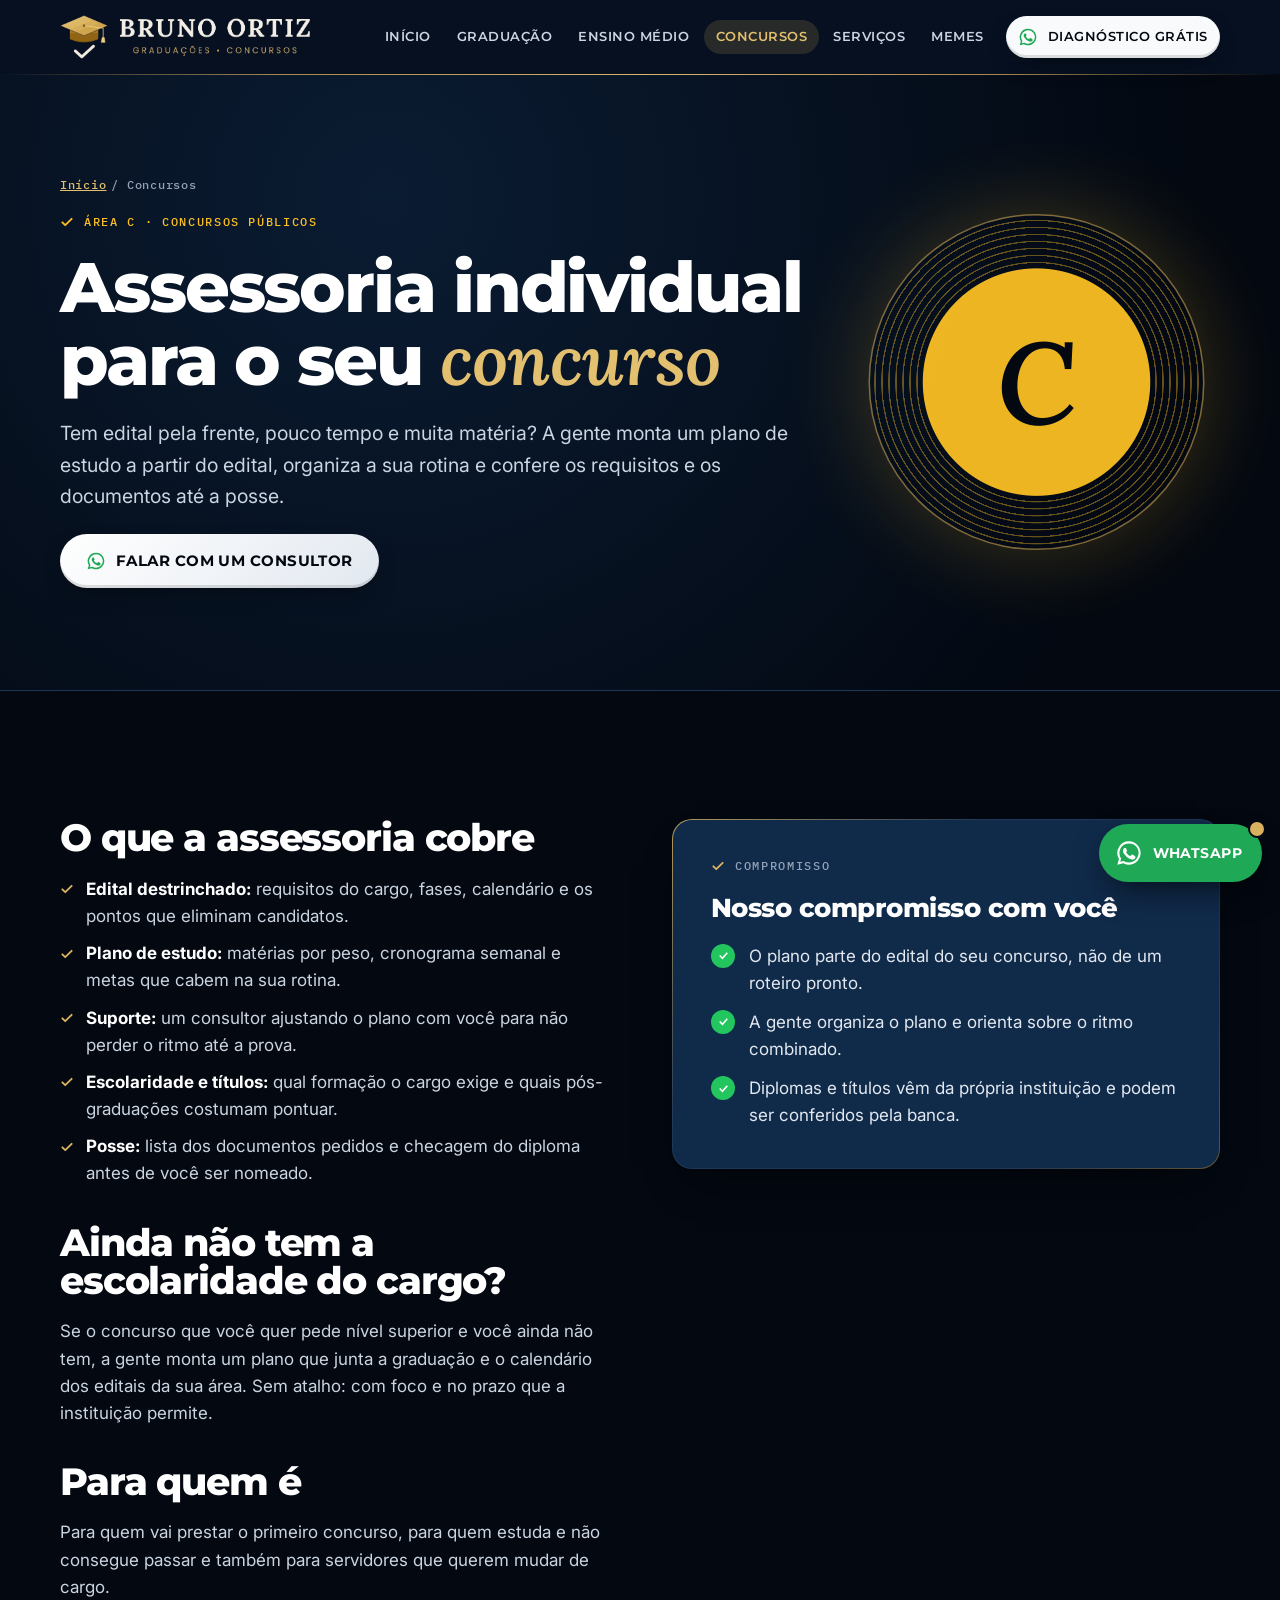
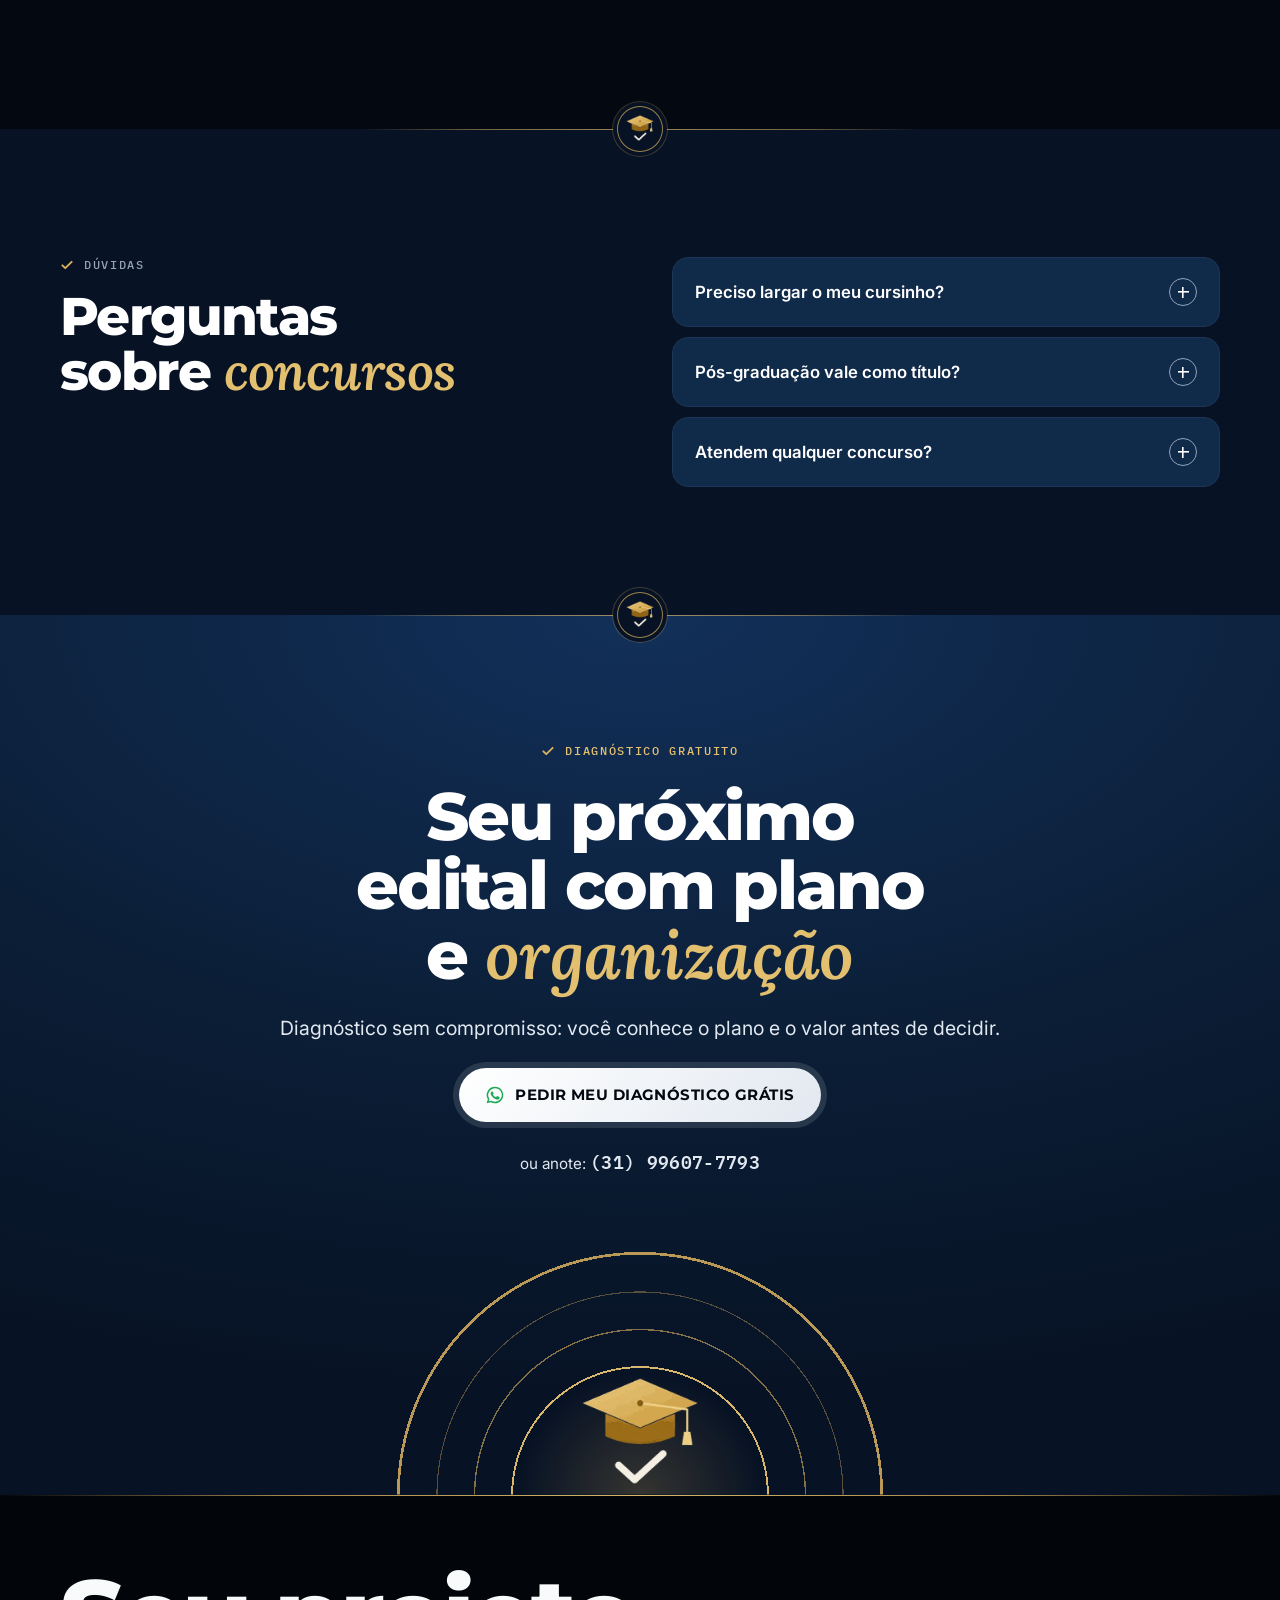
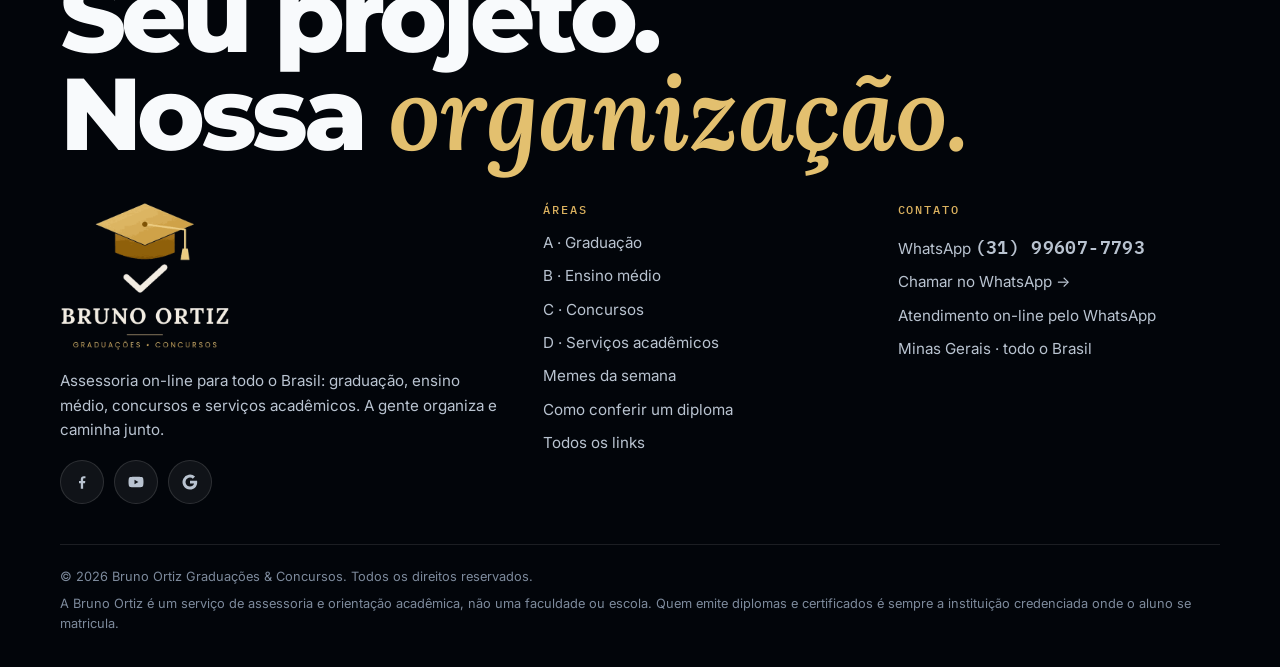
<file: aprovacao.html>
<!doctype html>
<html lang="pt-BR">
<head>
<meta charset="utf-8">
<meta name="viewport" content="width=device-width, initial-scale=1, viewport-fit=cover">
<title>Assessoria Individual para Concursos Públicos | Bruno Ortiz</title>
<meta name="description" content="Tem concurso pela frente e pouco tempo? Assessoria individual com plano de estudo a partir do edital, organização da rotina e orientação sobre requisitos, títulos e documentos da posse.">
<link rel="canonical" href="https://brunoaprovaconcursos.com.br/aprovacao.html">
<meta name="robots" content="index, follow, max-image-preview:large">
<meta name="theme-color" content="#071224">
<meta name="author" content="Bruno Ortiz Graduações & Concursos">
<meta property="og:type" content="website">
<meta property="og:locale" content="pt_BR">
<meta property="og:site_name" content="Bruno Ortiz">
<meta property="og:title" content="Assessoria Individual para Concursos Públicos | Bruno Ortiz">
<meta property="og:description" content="Tem concurso pela frente e pouco tempo? Assessoria individual com plano de estudo a partir do edital, organização da rotina e orientação sobre requisitos, títulos e documentos da posse.">
<meta property="og:url" content="https://brunoaprovaconcursos.com.br/aprovacao.html">
<meta property="og:image" content="https://brunoaprovaconcursos.com.br/assets/og-image.jpg">
<meta property="og:image:width" content="1200">
<meta property="og:image:height" content="630">
<meta property="og:image:alt" content="Bruno Ortiz · Graduações e Concursos">
<meta name="twitter:card" content="summary_large_image">
<meta name="twitter:title" content="Assessoria Individual para Concursos Públicos | Bruno Ortiz">
<meta name="twitter:description" content="Tem concurso pela frente e pouco tempo? Assessoria individual com plano de estudo a partir do edital, organização da rotina e orientação sobre requisitos, títulos e documentos da posse.">
<meta name="twitter:image" content="https://brunoaprovaconcursos.com.br/assets/og-image.jpg">
<link rel="icon" href="assets/favicon.ico" sizes="any">
<link rel="icon" href="assets/favicon-32.png" type="image/png" sizes="32x32">
<link rel="apple-touch-icon" href="assets/apple-touch-icon.png">
<link rel="manifest" href="site.webmanifest">
<link rel="preconnect" href="https://fonts.googleapis.com">
<link rel="preconnect" href="https://fonts.gstatic.com" crossorigin>
<link rel="stylesheet" href="https://fonts.googleapis.com/css2?family=Inter:wght@400;500;600;700&family=Lora:ital,wght@1,500;1,600&family=Montserrat:wght@500;600;700;800;900&display=swap">
<link rel="stylesheet" href="assets/style.css?v=20261029c">
<script type="application/ld+json">{"@context": "https://schema.org", "@type": "EducationalOrganization", "@id": "https://brunoaprovaconcursos.com.br/#org", "name": "Bruno Ortiz Graduações & Concursos", "alternateName": ["Bruno Ortiz", "Bruno Aprova Concursos"], "url": "https://brunoaprovaconcursos.com.br/", "logo": "https://brunoaprovaconcursos.com.br/assets/icon-512.png", "image": "https://brunoaprovaconcursos.com.br/assets/og-image.jpg", "telephone": "+55-31-99607-7793", "description": "Assessoria on-line para graduação, ensino médio, concursos públicos e serviços acadêmicos. A equipe organiza tudo para você.", "address": {"@type": "PostalAddress", "addressRegion": "MG", "addressCountry": "BR"}, "areaServed": {"@type": "Country", "name": "Brasil"}, "slogan": "A gente organiza tudo para você.", "knowsAbout": ["Assessoria acadêmica", "Graduação EAD", "Segunda graduação", "Pós-graduação", "ENCCEJA", "EJA a distância", "Concursos públicos", "Plano de estudos", "Normas ABNT", "Diploma digital"], "contactPoint": {"@type": "ContactPoint", "telephone": "+55-31-99607-7793", "contactType": "customer service", "availableLanguage": "Portuguese", "areaServed": "BR"}, "sameAs": ["https://www.facebook.com/1110130492177431", "https://www.youtube.com/channel/UCFcYFOVcGCRMS1OHLwovt9w"]}</script>
<script type="application/ld+json">{"@context": "https://schema.org", "@type": "BreadcrumbList", "itemListElement": [{"@type": "ListItem", "position": 1, "name": "Início", "item": "https://brunoaprovaconcursos.com.br/"}, {"@type": "ListItem", "position": 2, "name": "Concursos", "item": "https://brunoaprovaconcursos.com.br/aprovacao.html"}]}</script>
<script type="application/ld+json">{"@context": "https://schema.org", "@type": "Service", "name": "Assessoria para concursos públicos", "description": "Assessoria individual para concursos públicos: leitura do edital, plano de estudo, organização da rotina, orientação sobre escolaridade e títulos e checklist de documentos para a posse.", "provider": {"@id": "https://brunoaprovaconcursos.com.br/#org"}, "areaServed": "BR", "url": "https://brunoaprovaconcursos.com.br/aprovacao.html", "serviceType": "Assessoria acadêmica"}</script>
<script type="application/ld+json">{"@context": "https://schema.org", "@type": "FAQPage", "mainEntity": [{"@type": "Question", "name": "Preciso largar o meu cursinho?", "acceptedAnswer": {"@type": "Answer", "text": "Não. A assessoria é individual: plano de estudo para o seu edital, organização da rotina e orientação sobre requisitos e documentos. Se você já tem material, o plano aproveita o que você já tem."}}, {"@type": "Question", "name": "Pós-graduação vale como título?", "acceptedAnswer": {"@type": "Answer", "text": "Na maioria dos editais, sim: precisa ser lato sensu, de instituição credenciada e cumprir a carga mínima pedida. As regras mudam de edital para edital, e a gente confere o seu."}}, {"@type": "Question", "name": "Atendem qualquer concurso?", "acceptedAnswer": {"@type": "Answer", "text": "Sim: concursos federais, estaduais e municipais, de nível médio ou superior."}}]}</script>
</head>
<body data-area="concursos">
<a class="skip" href="#conteudo">Pular para o conteúdo</a>
<header class="site-head">
  <div class="wrap">
    <a class="brand" href="index.html" aria-label="Bruno Ortiz, página inicial"><img class="mark" src="assets/logo-simbolo.png" width="48" height="44" alt=""><img class="nome" src="assets/logo-nome.png" width="194" height="40" alt="Bruno Ortiz · Graduações e Concursos"></a>
    <button class="menu-btn" type="button" aria-controls="nav" aria-expanded="false">Menu</button>
    <nav class="nav" id="nav" aria-label="Principal"><a href="index.html">Início</a><a href="diploma.html">Graduação</a><a href="ensino-medio.html">Ensino médio</a><a href="aprovacao.html" aria-current="page">Concursos</a><a href="servicos-academicos.html">Serviços</a><a href="memes.html">Memes</a><a class="btn btn--wa btn--sm" href="https://wa.me/5531996077793" data-wa="Olá, equipe Bruno Ortiz! Vim pelo site e quero orientação." data-wa-label="menu" data-filtro="concursos"><svg viewBox="0 0 24 24" aria-hidden="true"><path fill="currentColor" d="M12 2a10 10 0 0 0-8.6 15.1L2 22l5-1.3A10 10 0 1 0 12 2Zm0 18.2a8.2 8.2 0 0 1-4.2-1.2l-.3-.2-3 .8.8-2.9-.2-.3A8.2 8.2 0 1 1 12 20.2Zm4.5-6.1c-.2-.1-1.5-.7-1.7-.8s-.4-.1-.6.1-.7.8-.8 1-.3.2-.5.1a6.7 6.7 0 0 1-3.3-2.9c-.3-.4.2-.4.7-1.3.1-.2 0-.3 0-.4l-.8-1.8c-.2-.5-.4-.4-.6-.4h-.5a1 1 0 0 0-.7.3 3 3 0 0 0-.9 2.2 5.2 5.2 0 0 0 1.1 2.7 11.8 11.8 0 0 0 4.5 4c1.7.7 2.3.8 3.2.6a2.7 2.7 0 0 0 1.8-1.2 2.2 2.2 0 0 0 .1-1.3c0-.1-.2-.2-.5-.3Z"/></svg><span>Diagnóstico grátis</span></a></nav>
  </div>
</header>
<main id="conteudo">

<section class="page-hero" data-letra="C"><div class="wrap">
  <nav class="crumbs" aria-label="Você está em"><a href="index.html">Início</a> / Concursos</nav>
  <span class="eyebrow">Área C · Concursos públicos</span>
  <h1>Assessoria individual para o seu <em>concurso</em></h1>
  <p class="lead">Tem edital pela frente, pouco tempo e muita matéria? A gente monta um plano de estudo a partir do edital, organiza a sua rotina e confere os requisitos e os documentos até a posse.</p>
  <div class="actions"><a class="btn btn--wa" href="https://wa.me/5531996077793" data-wa="Olá, equipe Bruno Ortiz! Quero assessoria para concurso. Concurso, cargo e data da prova:" data-wa-label="concursos-topo" data-filtro="concursos"><svg viewBox="0 0 24 24" aria-hidden="true"><path fill="currentColor" d="M12 2a10 10 0 0 0-8.6 15.1L2 22l5-1.3A10 10 0 1 0 12 2Zm0 18.2a8.2 8.2 0 0 1-4.2-1.2l-.3-.2-3 .8.8-2.9-.2-.3A8.2 8.2 0 1 1 12 20.2Zm4.5-6.1c-.2-.1-1.5-.7-1.7-.8s-.4-.1-.6.1-.7.8-.8 1-.3.2-.5.1a6.7 6.7 0 0 1-3.3-2.9c-.3-.4.2-.4.7-1.3.1-.2 0-.3 0-.4l-.8-1.8c-.2-.5-.4-.4-.6-.4h-.5a1 1 0 0 0-.7.3 3 3 0 0 0-.9 2.2 5.2 5.2 0 0 0 1.1 2.7 11.8 11.8 0 0 0 4.5 4c1.7.7 2.3.8 3.2.6a2.7 2.7 0 0 0 1.8-1.2 2.2 2.2 0 0 0 .1-1.3c0-.1-.2-.2-.5-.3Z"/></svg><span>Falar com um consultor</span></a></div>
</div></section>
<section class="band"><div class="wrap split">
  <div class="prose"><h2>O que a assessoria cobre</h2>
<ul><li><strong>Edital destrinchado:</strong> requisitos do cargo, fases, calendário e os pontos que eliminam candidatos.</li><li><strong>Plano de estudo:</strong> matérias por peso, cronograma semanal e metas que cabem na sua rotina.</li><li><strong>Suporte:</strong> um consultor ajustando o plano com você para não perder o ritmo até a prova.</li><li><strong>Escolaridade e títulos:</strong> qual formação o cargo exige e quais pós-graduações costumam pontuar.</li><li><strong>Posse:</strong> lista dos documentos pedidos e checagem do diploma antes de você ser nomeado.</li></ul>
<h2>Ainda não tem a escolaridade do cargo?</h2>
<p>Se o concurso que você quer pede nível superior e você ainda não tem, a gente monta um plano que junta a graduação e o calendário dos editais da sua área. Sem atalho: com foco e no prazo que a instituição permite.</p>
<h2>Para quem é</h2>
<p>Para quem vai prestar o primeiro concurso, para quem estuda e não consegue passar e também para servidores que querem mudar de cargo.</p></div>
  <div class="stack sticky"><div class="pledge">
  <span class="eyebrow">Compromisso</span>
  <h3>Nosso compromisso com você</h3>
  <ul class="checks"><li>O plano parte do edital do seu concurso, não de um roteiro pronto.</li><li>A gente organiza o plano e orienta sobre o ritmo combinado.</li><li>Diplomas e títulos vêm da própria instituição e podem ser conferidos pela banca.</li></ul>
</div></div>
</div></section>
<section class="band band--alt"><div class="wrap split">
  <div class="stack"><span class="eyebrow">Dúvidas</span><h2>Perguntas sobre <em>concursos</em></h2></div>
  <div class="faq"><details><summary>Preciso largar o meu cursinho?</summary><p>Não. A assessoria é individual: plano de estudo para o seu edital, organização da rotina e orientação sobre requisitos e documentos. Se você já tem material, o plano aproveita o que você já tem.</p></details><details><summary>Pós-graduação vale como título?</summary><p>Na maioria dos editais, sim: precisa ser lato sensu, de instituição credenciada e cumprir a carga mínima pedida. As regras mudam de edital para edital, e a gente confere o seu.</p></details><details><summary>Atendem qualquer concurso?</summary><p>Sim: concursos federais, estaduais e municipais, de nível médio ou superior.</p></details></div>
</div></section>
<section class="band band--blue" aria-labelledby="cta-concursos">
  <div class="wrap cta">
    <span class="eyebrow">Diagnóstico gratuito</span>
    <h2 id="cta-concursos">Seu próximo edital com plano e <em>organização</em></h2>
    <p class="lead">Diagnóstico sem compromisso: você conhece o plano e o valor antes de decidir.</p>
    <a class="btn btn--wa" href="https://wa.me/5531996077793" data-wa="Olá, equipe Bruno Ortiz! Quero assessoria para concurso. Concurso, cargo e data da prova:" data-wa-label="concursos" data-filtro="concursos"><svg viewBox="0 0 24 24" aria-hidden="true"><path fill="currentColor" d="M12 2a10 10 0 0 0-8.6 15.1L2 22l5-1.3A10 10 0 1 0 12 2Zm0 18.2a8.2 8.2 0 0 1-4.2-1.2l-.3-.2-3 .8.8-2.9-.2-.3A8.2 8.2 0 1 1 12 20.2Zm4.5-6.1c-.2-.1-1.5-.7-1.7-.8s-.4-.1-.6.1-.7.8-.8 1-.3.2-.5.1a6.7 6.7 0 0 1-3.3-2.9c-.3-.4.2-.4.7-1.3.1-.2 0-.3 0-.4l-.8-1.8c-.2-.5-.4-.4-.6-.4h-.5a1 1 0 0 0-.7.3 3 3 0 0 0-.9 2.2 5.2 5.2 0 0 0 1.1 2.7 11.8 11.8 0 0 0 4.5 4c1.7.7 2.3.8 3.2.6a2.7 2.7 0 0 0 1.8-1.2 2.2 2.2 0 0 0 .1-1.3c0-.1-.2-.2-.5-.3Z"/></svg><span>Pedir meu diagnóstico grátis</span></a>
    <span class="alt">ou anote: <span class="phone">(31) 99607-7793</span></span>
  </div>
</section>

</main>
<footer class="site-foot">
  <div class="wrap">
    <p class="foot-big">Seu projeto.<br>Nossa <span>organização.</span></p>
    <div class="foot-grid">
      <div class="stack">
        <a class="brand-foot" href="index.html" aria-label="Bruno Ortiz, página inicial"><img src="assets/logo-completo.png" width="170" height="149" alt="Bruno Ortiz · Graduações e Concursos" loading="lazy"></a>
        <p>Assessoria on-line para todo o Brasil: graduação, ensino médio, concursos e serviços acadêmicos. A gente organiza e caminha junto.</p>
        <div class="socials"><a data-social="facebook" href="https://www.facebook.com/1110130492177431" target="_blank" rel="noopener" aria-label="Facebook"><svg viewBox="0 0 24 24" aria-hidden="true"><path d="M13.5 21v-7.5H16l.4-3h-2.9V8.6c0-.9.3-1.5 1.5-1.5h1.6V4.4a21 21 0 0 0-2.3-.1c-2.3 0-3.9 1.4-3.9 4v2.2H8v3h2.4V21h3.1Z"/></svg></a><a data-social="youtube" href="https://www.youtube.com/channel/UCFcYFOVcGCRMS1OHLwovt9w" target="_blank" rel="noopener" aria-label="YouTube"><svg viewBox="0 0 24 24" aria-hidden="true"><path d="M21.6 7.2a2.5 2.5 0 0 0-1.8-1.8C18.2 5 12 5 12 5s-6.2 0-7.8.4A2.5 2.5 0 0 0 2.4 7.2 26 26 0 0 0 2 12a26 26 0 0 0 .4 4.8 2.5 2.5 0 0 0 1.8 1.8C5.8 19 12 19 12 19s6.2 0 7.8-.4a2.5 2.5 0 0 0 1.8-1.8A26 26 0 0 0 22 12a26 26 0 0 0-.4-4.8ZM10 15V9l5.2 3L10 15Z"/></svg></a><a data-social="google" href="https://www.google.com/search?q=Bruno+Aprova+Concursos" target="_blank" rel="noopener" aria-label="Google Meu Negócio"><svg viewBox="0 0 24 24" aria-hidden="true"><path d="M21.6 12.2c0-.7-.1-1.4-.2-2H12v3.8h5.4a4.6 4.6 0 0 1-2 3v2.5h3.2c1.9-1.7 3-4.3 3-7.3ZM12 22c2.7 0 5-.9 6.6-2.4l-3.2-2.5c-.9.6-2 1-3.4 1-2.6 0-4.8-1.8-5.6-4.1H3.1v2.6A10 10 0 0 0 12 22Zm-5.6-8a6 6 0 0 1 0-3.9V7.5H3.1a10 10 0 0 0 0 9l3.3-2.5ZM12 6c1.5 0 2.8.5 3.8 1.5l2.9-2.9A10 10 0 0 0 3.1 7.5l3.3 2.6C7.2 7.8 9.4 6 12 6Z"/></svg></a><a data-social="instagram" href="" target="_blank" rel="noopener" aria-label="Instagram" hidden><svg viewBox="0 0 24 24" aria-hidden="true"><path d="M12 7a5 5 0 1 0 0 10 5 5 0 0 0 0-10Zm0 8.2A3.2 3.2 0 1 1 12 8.8a3.2 3.2 0 0 1 0 6.4ZM17.3 5.5a1.2 1.2 0 1 0 0 2.4 1.2 1.2 0 0 0 0-2.4ZM12 3.8c2.7 0 3 0 4 .1 2.7.1 4 1.4 4.1 4.1.1 1 .1 1.3.1 4s0 3-.1 4c-.1 2.7-1.4 4-4.1 4.1-1 .1-1.3.1-4 .1s-3 0-4-.1c-2.7-.1-4-1.4-4.1-4.1-.1-1-.1-1.3-.1-4s0-3 .1-4C4 5.3 5.3 4 8 3.9c1 0 1.3-.1 4-.1ZM12 2C9.3 2 8.9 2 7.9 2.1 4.2 2.2 2.2 4.2 2.1 7.9 2 8.9 2 9.3 2 12s0 3.1.1 4.1c.1 3.7 2.1 5.7 5.8 5.8 1 .1 1.4.1 4.1.1s3.1 0 4.1-.1c3.7-.1 5.7-2.1 5.8-5.8.1-1 .1-1.4.1-4.1s0-3.1-.1-4.1c-.1-3.7-2.1-5.7-5.8-5.8C15.1 2 14.7 2 12 2Z"/></svg></a></div>
      </div>
      <div><h4>Áreas</h4><ul><li><a href="diploma.html">A · Graduação</a></li><li><a href="ensino-medio.html">B · Ensino médio</a></li><li><a href="aprovacao.html">C · Concursos</a></li><li><a href="servicos-academicos.html">D · Serviços acadêmicos</a></li><li><a href="memes.html">Memes da semana</a></li><li><a href="artigo.html">Como conferir um diploma</a></li><li><a href="redes.html">Todos os links</a></li></ul></div>
      <div><h4>Contato</h4><ul>
        <li>WhatsApp <span class="phone">(31) 99607-7793</span></li>
        <li><a href="https://wa.me/5531996077793" data-wa="Olá, equipe Bruno Ortiz! Vim pelo site e quero orientação." data-wa-label="rodape">Chamar no WhatsApp →</a></li>
        <li>Atendimento on-line pelo WhatsApp</li>
        <li>Minas Gerais · todo o Brasil</li>
      </ul></div>
    </div>
    <div class="legal">
      <span>©️ <span id="year">2026</span> Bruno Ortiz Graduações & Concursos. Todos os direitos reservados.</span>
      <span>A Bruno Ortiz é um serviço de assessoria e orientação acadêmica, não uma faculdade ou escola. Quem emite diplomas e certificados é sempre a instituição credenciada onde o aluno se matricula.</span>
    </div>
  </div>
</footer>
<a class="wa-float" href="https://wa.me/5531996077793" data-wa="Olá, equipe Bruno Ortiz! Vim pelo site e quero orientação." data-wa-label="flutuante" aria-label="Falar no WhatsApp"><svg viewBox="0 0 24 24" aria-hidden="true"><path fill="currentColor" d="M12 2a10 10 0 0 0-8.6 15.1L2 22l5-1.3A10 10 0 1 0 12 2Zm0 18.2a8.2 8.2 0 0 1-4.2-1.2l-.3-.2-3 .8.8-2.9-.2-.3A8.2 8.2 0 1 1 12 20.2Zm4.5-6.1c-.2-.1-1.5-.7-1.7-.8s-.4-.1-.6.1-.7.8-.8 1-.3.2-.5.1a6.7 6.7 0 0 1-3.3-2.9c-.3-.4.2-.4.7-1.3.1-.2 0-.3 0-.4l-.8-1.8c-.2-.5-.4-.4-.6-.4h-.5a1 1 0 0 0-.7.3 3 3 0 0 0-.9 2.2 5.2 5.2 0 0 0 1.1 2.7 11.8 11.8 0 0 0 4.5 4c1.7.7 2.3.8 3.2.6a2.7 2.7 0 0 0 1.8-1.2 2.2 2.2 0 0 0 .1-1.3c0-.1-.2-.2-.5-.3Z"/></svg><span>WhatsApp</span></a>
<script src="assets/app.js?v=20261113a" defer></script>
</body>
</html>
</file>
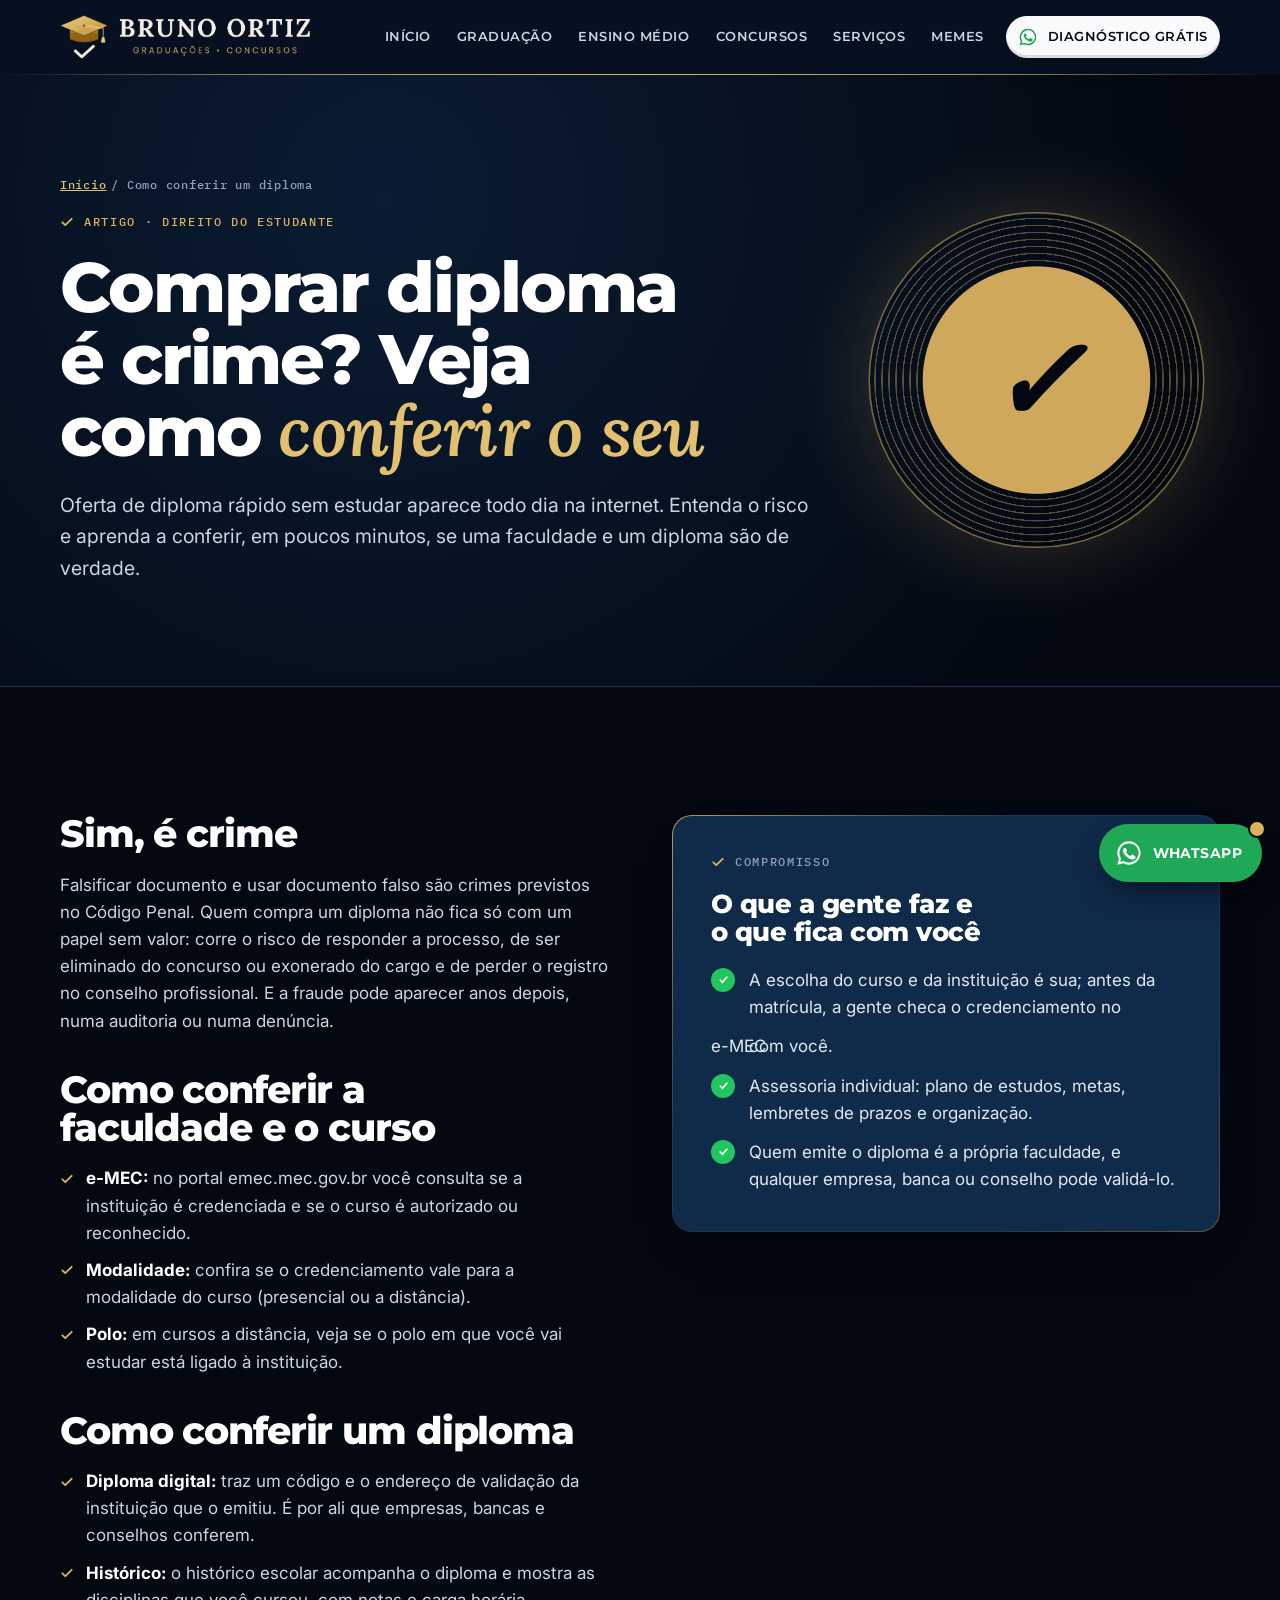
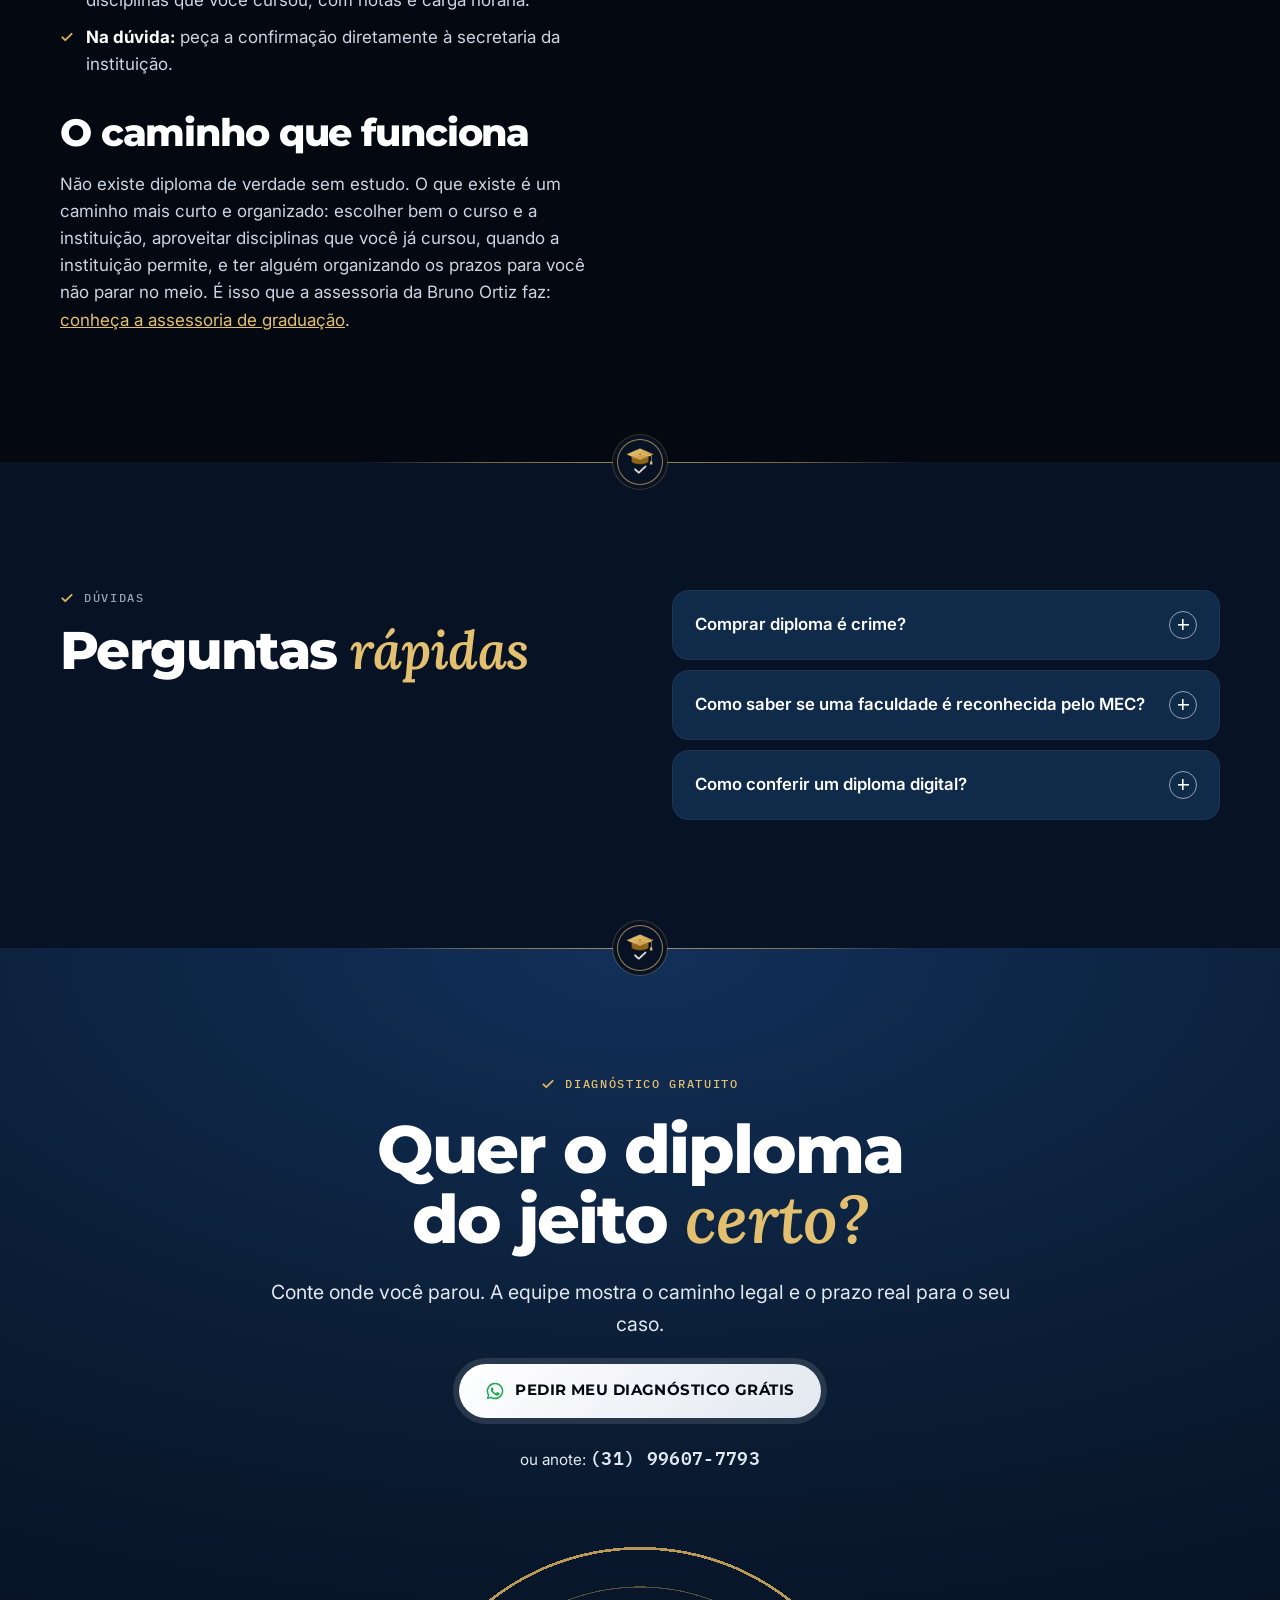
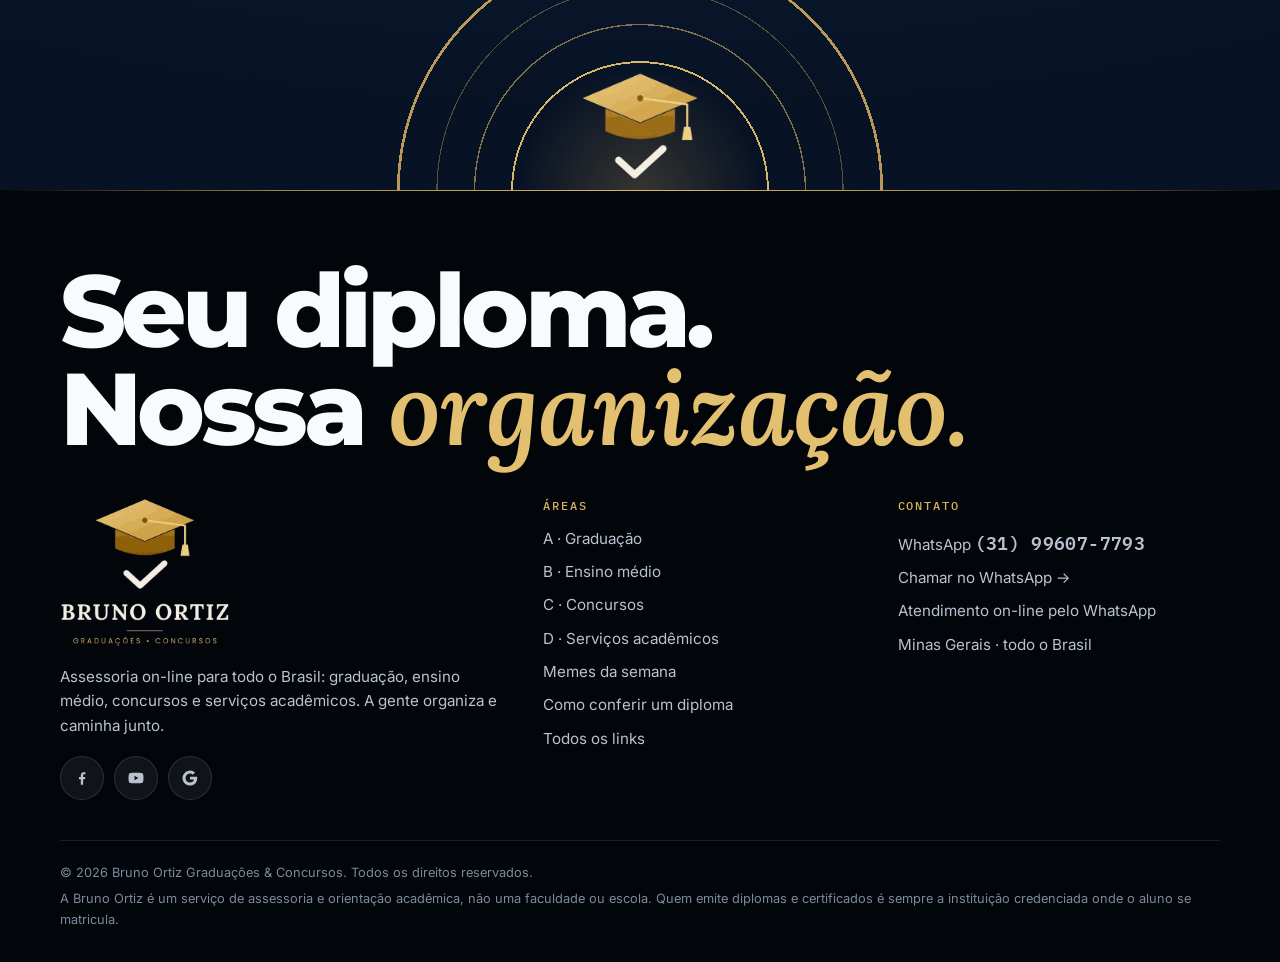
<file: artigo.html>
<!doctype html>
<html lang="pt-BR">
<head>
<meta charset="utf-8">
<meta name="viewport" content="width=device-width, initial-scale=1, viewport-fit=cover">
<title>Comprar Diploma é Crime? Veja Como Conferir o Seu | Bruno Ortiz</title>
<meta name="description" content="Comprar diploma é crime e coloca carreira e cargo em risco. Veja como conferir no e-MEC se a faculdade e o curso são reconhecidos e como validar um diploma digital.">
<link rel="canonical" href="https://brunoaprovaconcursos.com.br/artigo.html">
<meta name="robots" content="index, follow, max-image-preview:large">
<meta name="theme-color" content="#071224">
<meta name="author" content="Bruno Ortiz Graduações & Concursos">
<meta property="og:type" content="website">
<meta property="og:locale" content="pt_BR">
<meta property="og:site_name" content="Bruno Ortiz">
<meta property="og:title" content="Comprar Diploma é Crime? Veja Como Conferir o Seu | Bruno Ortiz">
<meta property="og:description" content="Comprar diploma é crime e coloca carreira e cargo em risco. Veja como conferir no e-MEC se a faculdade e o curso são reconhecidos e como validar um diploma digital.">
<meta property="og:url" content="https://brunoaprovaconcursos.com.br/artigo.html">
<meta property="og:image" content="https://brunoaprovaconcursos.com.br/assets/og-image.jpg">
<meta property="og:image:width" content="1200">
<meta property="og:image:height" content="630">
<meta property="og:image:alt" content="Bruno Ortiz · Graduações e Concursos">
<meta name="twitter:card" content="summary_large_image">
<meta name="twitter:title" content="Comprar Diploma é Crime? Veja Como Conferir o Seu | Bruno Ortiz">
<meta name="twitter:description" content="Comprar diploma é crime e coloca carreira e cargo em risco. Veja como conferir no e-MEC se a faculdade e o curso são reconhecidos e como validar um diploma digital.">
<meta name="twitter:image" content="https://brunoaprovaconcursos.com.br/assets/og-image.jpg">
<link rel="icon" href="assets/favicon.ico" sizes="any">
<link rel="icon" href="assets/favicon-32.png" type="image/png" sizes="32x32">
<link rel="apple-touch-icon" href="assets/apple-touch-icon.png">
<link rel="manifest" href="site.webmanifest">
<link rel="preconnect" href="https://fonts.googleapis.com">
<link rel="preconnect" href="https://fonts.gstatic.com" crossorigin>
<link rel="stylesheet" href="https://fonts.googleapis.com/css2?family=Inter:wght@400;500;600;700&family=Lora:ital,wght@1,500;1,600&family=Montserrat:wght@500;600;700;800;900&display=swap">
<link rel="stylesheet" href="assets/style.css?v=20261029c">
<script type="application/ld+json">{"@context": "https://schema.org", "@type": "EducationalOrganization", "@id": "https://brunoaprovaconcursos.com.br/#org", "name": "Bruno Ortiz Graduações & Concursos", "alternateName": ["Bruno Ortiz", "Bruno Aprova Concursos"], "url": "https://brunoaprovaconcursos.com.br/", "logo": "https://brunoaprovaconcursos.com.br/assets/icon-512.png", "image": "https://brunoaprovaconcursos.com.br/assets/og-image.jpg", "telephone": "+55-31-99607-7793", "description": "Assessoria on-line para graduação, ensino médio, concursos públicos e serviços acadêmicos. A equipe organiza tudo para você.", "address": {"@type": "PostalAddress", "addressRegion": "MG", "addressCountry": "BR"}, "areaServed": {"@type": "Country", "name": "Brasil"}, "slogan": "A gente organiza tudo para você.", "knowsAbout": ["Assessoria acadêmica", "Graduação EAD", "Segunda graduação", "Pós-graduação", "ENCCEJA", "EJA a distância", "Concursos públicos", "Plano de estudos", "Normas ABNT", "Diploma digital"], "contactPoint": {"@type": "ContactPoint", "telephone": "+55-31-99607-7793", "contactType": "customer service", "availableLanguage": "Portuguese", "areaServed": "BR"}, "sameAs": ["https://www.facebook.com/1110130492177431", "https://www.youtube.com/channel/UCFcYFOVcGCRMS1OHLwovt9w"]}</script>
<script type="application/ld+json">{"@context": "https://schema.org", "@type": "BreadcrumbList", "itemListElement": [{"@type": "ListItem", "position": 1, "name": "Início", "item": "https://brunoaprovaconcursos.com.br/"}, {"@type": "ListItem", "position": 2, "name": "Como conferir um diploma", "item": "https://brunoaprovaconcursos.com.br/artigo.html"}]}</script>
<script type="application/ld+json">{"@context": "https://schema.org", "@type": "Article", "headline": "Comprar diploma é crime? Veja como conferir se um diploma é verdadeiro", "description": "Comprar diploma é crime e coloca carreira e cargo em risco. Veja como conferir no e-MEC se a faculdade e o curso são reconhecidos e como validar um diploma digital.", "inLanguage": "pt-BR", "datePublished": "2026-10-29", "dateModified": "2026-10-29", "author": {"@id": "https://brunoaprovaconcursos.com.br/#org"}, "publisher": {"@id": "https://brunoaprovaconcursos.com.br/#org"}, "mainEntityOfPage": "https://brunoaprovaconcursos.com.br/artigo.html", "image": "https://brunoaprovaconcursos.com.br/assets/og-image.jpg"}</script>
<script type="application/ld+json">{"@context": "https://schema.org", "@type": "FAQPage", "mainEntity": [{"@type": "Question", "name": "Comprar diploma é crime?", "acceptedAnswer": {"@type": "Answer", "text": "Sim. Falsificar documento e usar documento falso são crimes previstos no Código Penal. Além do processo, a pessoa perde o cargo ou o registro quando a fraude aparece, o que pode acontecer anos depois."}}, {"@type": "Question", "name": "Como saber se uma faculdade é reconhecida pelo MEC?", "acceptedAnswer": {"@type": "Answer", "text": "Consulte a instituição e o curso no portal e-MEC (emec.mec.gov.br). Lá aparecem o credenciamento da instituição e o reconhecimento do curso."}}, {"@type": "Question", "name": "Como conferir um diploma digital?", "acceptedAnswer": {"@type": "Answer", "text": "O diploma digital tem um código e um endereço de validação informados pela instituição que o emitiu. É por ali que empresas, bancas e conselhos conferem a autenticidade."}}]}</script>
</head>
<body data-area="artigo">
<a class="skip" href="#conteudo">Pular para o conteúdo</a>
<header class="site-head">
  <div class="wrap">
    <a class="brand" href="index.html" aria-label="Bruno Ortiz, página inicial"><img class="mark" src="assets/logo-simbolo.png" width="48" height="44" alt=""><img class="nome" src="assets/logo-nome.png" width="194" height="40" alt="Bruno Ortiz · Graduações e Concursos"></a>
    <button class="menu-btn" type="button" aria-controls="nav" aria-expanded="false">Menu</button>
    <nav class="nav" id="nav" aria-label="Principal"><a href="index.html">Início</a><a href="diploma.html">Graduação</a><a href="ensino-medio.html">Ensino médio</a><a href="aprovacao.html">Concursos</a><a href="servicos-academicos.html">Serviços</a><a href="memes.html">Memes</a><a class="btn btn--wa btn--sm" href="https://wa.me/5531996077793" data-wa="Olá, equipe Bruno Ortiz! Vim pelo site e quero orientação." data-wa-label="menu"><svg viewBox="0 0 24 24" aria-hidden="true"><path fill="currentColor" d="M12 2a10 10 0 0 0-8.6 15.1L2 22l5-1.3A10 10 0 1 0 12 2Zm0 18.2a8.2 8.2 0 0 1-4.2-1.2l-.3-.2-3 .8.8-2.9-.2-.3A8.2 8.2 0 1 1 12 20.2Zm4.5-6.1c-.2-.1-1.5-.7-1.7-.8s-.4-.1-.6.1-.7.8-.8 1-.3.2-.5.1a6.7 6.7 0 0 1-3.3-2.9c-.3-.4.2-.4.7-1.3.1-.2 0-.3 0-.4l-.8-1.8c-.2-.5-.4-.4-.6-.4h-.5a1 1 0 0 0-.7.3 3 3 0 0 0-.9 2.2 5.2 5.2 0 0 0 1.1 2.7 11.8 11.8 0 0 0 4.5 4c1.7.7 2.3.8 3.2.6a2.7 2.7 0 0 0 1.8-1.2 2.2 2.2 0 0 0 .1-1.3c0-.1-.2-.2-.5-.3Z"/></svg><span>Diagnóstico grátis</span></a></nav>
  </div>
</header>
<main id="conteudo">

<section class="page-hero" data-letra="✓"><div class="wrap">
  <nav class="crumbs" aria-label="Você está em"><a href="index.html">Início</a> / Como conferir um diploma</nav>
  <span class="eyebrow">Artigo · direito do estudante</span>
  <h1>Comprar diploma é crime? Veja como <em>conferir o seu</em></h1>
  <p class="lead">Oferta de diploma rápido sem estudar aparece todo dia na internet. Entenda o risco e aprenda a conferir, em poucos minutos, se uma faculdade e um diploma são de verdade.</p>
</div></section>
<section class="band"><div class="wrap split">
  <article class="prose">
<h2>Sim, é crime</h2>
<p>Falsificar documento e usar documento falso são crimes previstos no Código Penal. Quem compra um diploma não fica só com um papel sem valor: corre o risco de responder a processo, de ser eliminado do concurso ou exonerado do cargo e de perder o registro no conselho profissional. E a fraude pode aparecer anos depois, numa auditoria ou numa denúncia.</p>
<h2>Como conferir a faculdade e o curso</h2>
<ul><li><strong><span class="nb">e-MEC</span>:</strong> no portal emec.mec.gov.br você consulta se a instituição é credenciada e se o curso é autorizado ou reconhecido.</li><li><strong>Modalidade:</strong> confira se o credenciamento vale para a modalidade do curso (presencial ou a distância).</li><li><strong>Polo:</strong> em cursos a distância, veja se o polo em que você vai estudar está ligado à instituição.</li></ul>
<h2>Como conferir um diploma</h2>
<ul><li><strong>Diploma digital:</strong> traz um código e o endereço de validação da instituição que o emitiu. É por ali que empresas, bancas e conselhos conferem.</li><li><strong>Histórico:</strong> o histórico escolar acompanha o diploma e mostra as disciplinas que você cursou, com notas e carga horária.</li><li><strong>Na dúvida:</strong> peça a confirmação diretamente à secretaria da instituição.</li></ul>
<h2>O caminho que funciona</h2>
<p>Não existe diploma de verdade sem estudo. O que existe é um caminho mais curto e organizado: escolher bem o curso e a instituição, aproveitar disciplinas que você já cursou, quando a instituição permite, e ter alguém organizando os prazos para você não parar no meio. É isso que a assessoria da Bruno Ortiz faz: <a href="diploma.html">conheça a assessoria de graduação</a>.</p>
  </article>
  <div class="stack sticky"><div class="pledge">
  <span class="eyebrow">Compromisso</span>
  <h3>O que a gente faz e o que fica com você</h3>
  <ul class="checks"><li>A escolha do curso e da instituição é sua; antes da matrícula, a gente checa o credenciamento no <span class="nb">e-MEC</span> com você.</li><li>Assessoria individual: plano de estudos, metas, lembretes de prazos e organização.</li><li>Quem emite o diploma é a própria faculdade, e qualquer empresa, banca ou conselho pode validá-lo.</li></ul>
</div></div>
</div></section>
<section class="band band--alt"><div class="wrap split">
  <div class="stack"><span class="eyebrow">Dúvidas</span><h2>Perguntas <em>rápidas</em></h2></div>
  <div class="faq"><details><summary>Comprar diploma é crime?</summary><p>Sim. Falsificar documento e usar documento falso são crimes previstos no Código Penal. Além do processo, a pessoa perde o cargo ou o registro quando a fraude aparece, o que pode acontecer anos depois.</p></details><details><summary>Como saber se uma faculdade é reconhecida pelo MEC?</summary><p>Consulte a instituição e o curso no portal <span class="nb">e-MEC</span> (emec.mec.gov.br). Lá aparecem o credenciamento da instituição e o reconhecimento do curso.</p></details><details><summary>Como conferir um diploma digital?</summary><p>O diploma digital tem um código e um endereço de validação informados pela instituição que o emitiu. É por ali que empresas, bancas e conselhos conferem a autenticidade.</p></details></div>
</div></section>
<section class="band band--blue" aria-labelledby="cta-artigo">
  <div class="wrap cta">
    <span class="eyebrow">Diagnóstico gratuito</span>
    <h2 id="cta-artigo">Quer o diploma do jeito <em>certo?</em></h2>
    <p class="lead">Conte onde você parou. A equipe mostra o caminho legal e o prazo real para o seu caso.</p>
    <a class="btn btn--wa" href="https://wa.me/5531996077793" data-wa="Olá, equipe Bruno Ortiz! Li o artigo no site e quero fazer a graduação do jeito certo." data-wa-label="artigo"><svg viewBox="0 0 24 24" aria-hidden="true"><path fill="currentColor" d="M12 2a10 10 0 0 0-8.6 15.1L2 22l5-1.3A10 10 0 1 0 12 2Zm0 18.2a8.2 8.2 0 0 1-4.2-1.2l-.3-.2-3 .8.8-2.9-.2-.3A8.2 8.2 0 1 1 12 20.2Zm4.5-6.1c-.2-.1-1.5-.7-1.7-.8s-.4-.1-.6.1-.7.8-.8 1-.3.2-.5.1a6.7 6.7 0 0 1-3.3-2.9c-.3-.4.2-.4.7-1.3.1-.2 0-.3 0-.4l-.8-1.8c-.2-.5-.4-.4-.6-.4h-.5a1 1 0 0 0-.7.3 3 3 0 0 0-.9 2.2 5.2 5.2 0 0 0 1.1 2.7 11.8 11.8 0 0 0 4.5 4c1.7.7 2.3.8 3.2.6a2.7 2.7 0 0 0 1.8-1.2 2.2 2.2 0 0 0 .1-1.3c0-.1-.2-.2-.5-.3Z"/></svg><span>Pedir meu diagnóstico grátis</span></a>
    <span class="alt">ou anote: <span class="phone">(31) 99607-7793</span></span>
  </div>
</section>

</main>
<footer class="site-foot">
  <div class="wrap">
    <p class="foot-big">Seu diploma.<br>Nossa <span>organização.</span></p>
    <div class="foot-grid">
      <div class="stack">
        <a class="brand-foot" href="index.html" aria-label="Bruno Ortiz, página inicial"><img src="assets/logo-completo.png" width="170" height="149" alt="Bruno Ortiz · Graduações e Concursos" loading="lazy"></a>
        <p>Assessoria on-line para todo o Brasil: graduação, ensino médio, concursos e serviços acadêmicos. A gente organiza e caminha junto.</p>
        <div class="socials"><a data-social="facebook" href="https://www.facebook.com/1110130492177431" target="_blank" rel="noopener" aria-label="Facebook"><svg viewBox="0 0 24 24" aria-hidden="true"><path d="M13.5 21v-7.5H16l.4-3h-2.9V8.6c0-.9.3-1.5 1.5-1.5h1.6V4.4a21 21 0 0 0-2.3-.1c-2.3 0-3.9 1.4-3.9 4v2.2H8v3h2.4V21h3.1Z"/></svg></a><a data-social="youtube" href="https://www.youtube.com/channel/UCFcYFOVcGCRMS1OHLwovt9w" target="_blank" rel="noopener" aria-label="YouTube"><svg viewBox="0 0 24 24" aria-hidden="true"><path d="M21.6 7.2a2.5 2.5 0 0 0-1.8-1.8C18.2 5 12 5 12 5s-6.2 0-7.8.4A2.5 2.5 0 0 0 2.4 7.2 26 26 0 0 0 2 12a26 26 0 0 0 .4 4.8 2.5 2.5 0 0 0 1.8 1.8C5.8 19 12 19 12 19s6.2 0 7.8-.4a2.5 2.5 0 0 0 1.8-1.8A26 26 0 0 0 22 12a26 26 0 0 0-.4-4.8ZM10 15V9l5.2 3L10 15Z"/></svg></a><a data-social="google" href="https://www.google.com/search?q=Bruno+Aprova+Concursos" target="_blank" rel="noopener" aria-label="Google Meu Negócio"><svg viewBox="0 0 24 24" aria-hidden="true"><path d="M21.6 12.2c0-.7-.1-1.4-.2-2H12v3.8h5.4a4.6 4.6 0 0 1-2 3v2.5h3.2c1.9-1.7 3-4.3 3-7.3ZM12 22c2.7 0 5-.9 6.6-2.4l-3.2-2.5c-.9.6-2 1-3.4 1-2.6 0-4.8-1.8-5.6-4.1H3.1v2.6A10 10 0 0 0 12 22Zm-5.6-8a6 6 0 0 1 0-3.9V7.5H3.1a10 10 0 0 0 0 9l3.3-2.5ZM12 6c1.5 0 2.8.5 3.8 1.5l2.9-2.9A10 10 0 0 0 3.1 7.5l3.3 2.6C7.2 7.8 9.4 6 12 6Z"/></svg></a><a data-social="instagram" href="" target="_blank" rel="noopener" aria-label="Instagram" hidden><svg viewBox="0 0 24 24" aria-hidden="true"><path d="M12 7a5 5 0 1 0 0 10 5 5 0 0 0 0-10Zm0 8.2A3.2 3.2 0 1 1 12 8.8a3.2 3.2 0 0 1 0 6.4ZM17.3 5.5a1.2 1.2 0 1 0 0 2.4 1.2 1.2 0 0 0 0-2.4ZM12 3.8c2.7 0 3 0 4 .1 2.7.1 4 1.4 4.1 4.1.1 1 .1 1.3.1 4s0 3-.1 4c-.1 2.7-1.4 4-4.1 4.1-1 .1-1.3.1-4 .1s-3 0-4-.1c-2.7-.1-4-1.4-4.1-4.1-.1-1-.1-1.3-.1-4s0-3 .1-4C4 5.3 5.3 4 8 3.9c1 0 1.3-.1 4-.1ZM12 2C9.3 2 8.9 2 7.9 2.1 4.2 2.2 2.2 4.2 2.1 7.9 2 8.9 2 9.3 2 12s0 3.1.1 4.1c.1 3.7 2.1 5.7 5.8 5.8 1 .1 1.4.1 4.1.1s3.1 0 4.1-.1c3.7-.1 5.7-2.1 5.8-5.8.1-1 .1-1.4.1-4.1s0-3.1-.1-4.1c-.1-3.7-2.1-5.7-5.8-5.8C15.1 2 14.7 2 12 2Z"/></svg></a></div>
      </div>
      <div><h4>Áreas</h4><ul><li><a href="diploma.html">A · Graduação</a></li><li><a href="ensino-medio.html">B · Ensino médio</a></li><li><a href="aprovacao.html">C · Concursos</a></li><li><a href="servicos-academicos.html">D · Serviços acadêmicos</a></li><li><a href="memes.html">Memes da semana</a></li><li><a href="artigo.html">Como conferir um diploma</a></li><li><a href="redes.html">Todos os links</a></li></ul></div>
      <div><h4>Contato</h4><ul>
        <li>WhatsApp <span class="phone">(31) 99607-7793</span></li>
        <li><a href="https://wa.me/5531996077793" data-wa="Olá, equipe Bruno Ortiz! Vim pelo site e quero orientação." data-wa-label="rodape">Chamar no WhatsApp →</a></li>
        <li>Atendimento on-line pelo WhatsApp</li>
        <li>Minas Gerais · todo o Brasil</li>
      </ul></div>
    </div>
    <div class="legal">
      <span>©️ <span id="year">2026</span> Bruno Ortiz Graduações & Concursos. Todos os direitos reservados.</span>
      <span>A Bruno Ortiz é um serviço de assessoria e orientação acadêmica, não uma faculdade ou escola. Quem emite diplomas e certificados é sempre a instituição credenciada onde o aluno se matricula.</span>
    </div>
  </div>
</footer>
<a class="wa-float" href="https://wa.me/5531996077793" data-wa="Olá, equipe Bruno Ortiz! Vim pelo site e quero orientação." data-wa-label="flutuante" aria-label="Falar no WhatsApp"><svg viewBox="0 0 24 24" aria-hidden="true"><path fill="currentColor" d="M12 2a10 10 0 0 0-8.6 15.1L2 22l5-1.3A10 10 0 1 0 12 2Zm0 18.2a8.2 8.2 0 0 1-4.2-1.2l-.3-.2-3 .8.8-2.9-.2-.3A8.2 8.2 0 1 1 12 20.2Zm4.5-6.1c-.2-.1-1.5-.7-1.7-.8s-.4-.1-.6.1-.7.8-.8 1-.3.2-.5.1a6.7 6.7 0 0 1-3.3-2.9c-.3-.4.2-.4.7-1.3.1-.2 0-.3 0-.4l-.8-1.8c-.2-.5-.4-.4-.6-.4h-.5a1 1 0 0 0-.7.3 3 3 0 0 0-.9 2.2 5.2 5.2 0 0 0 1.1 2.7 11.8 11.8 0 0 0 4.5 4c1.7.7 2.3.8 3.2.6a2.7 2.7 0 0 0 1.8-1.2 2.2 2.2 0 0 0 .1-1.3c0-.1-.2-.2-.5-.3Z"/></svg><span>WhatsApp</span></a>
<script src="assets/app.js?v=20261113a" defer></script>
</body>
</html>
</file>
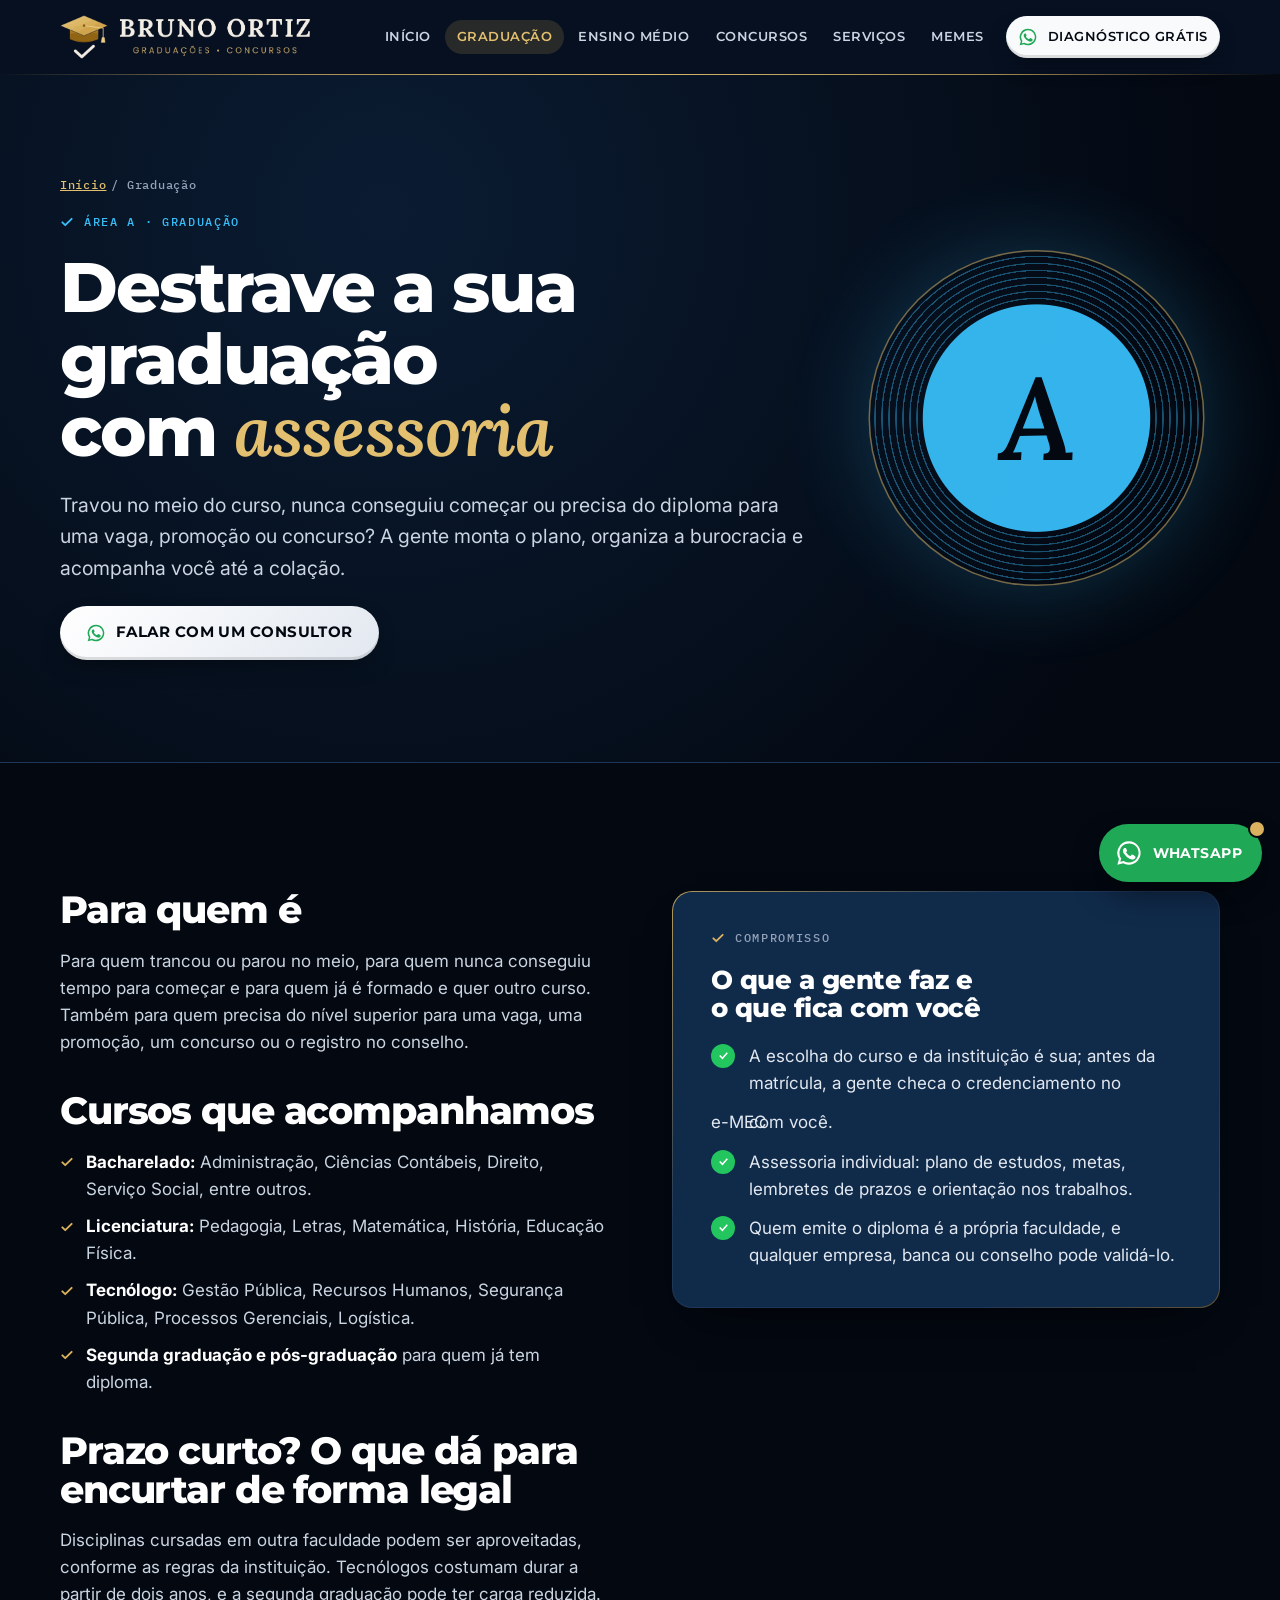
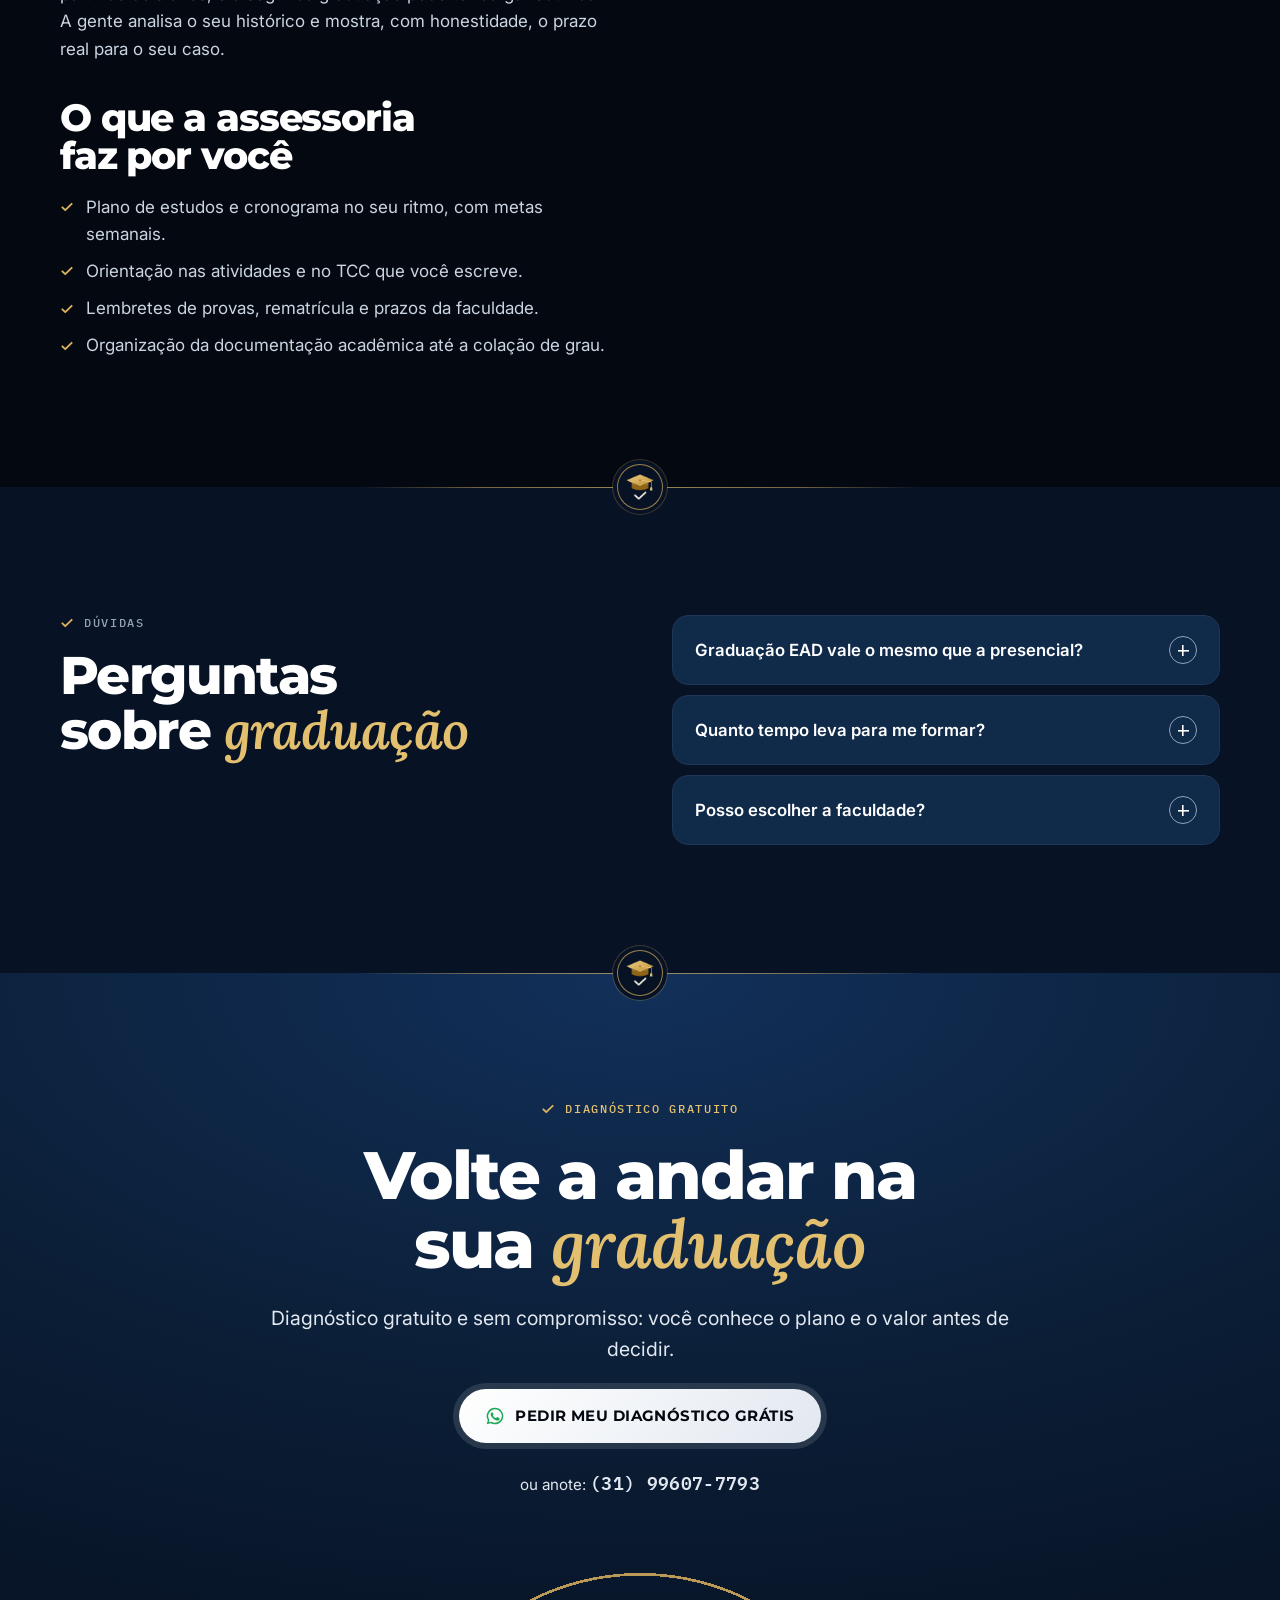
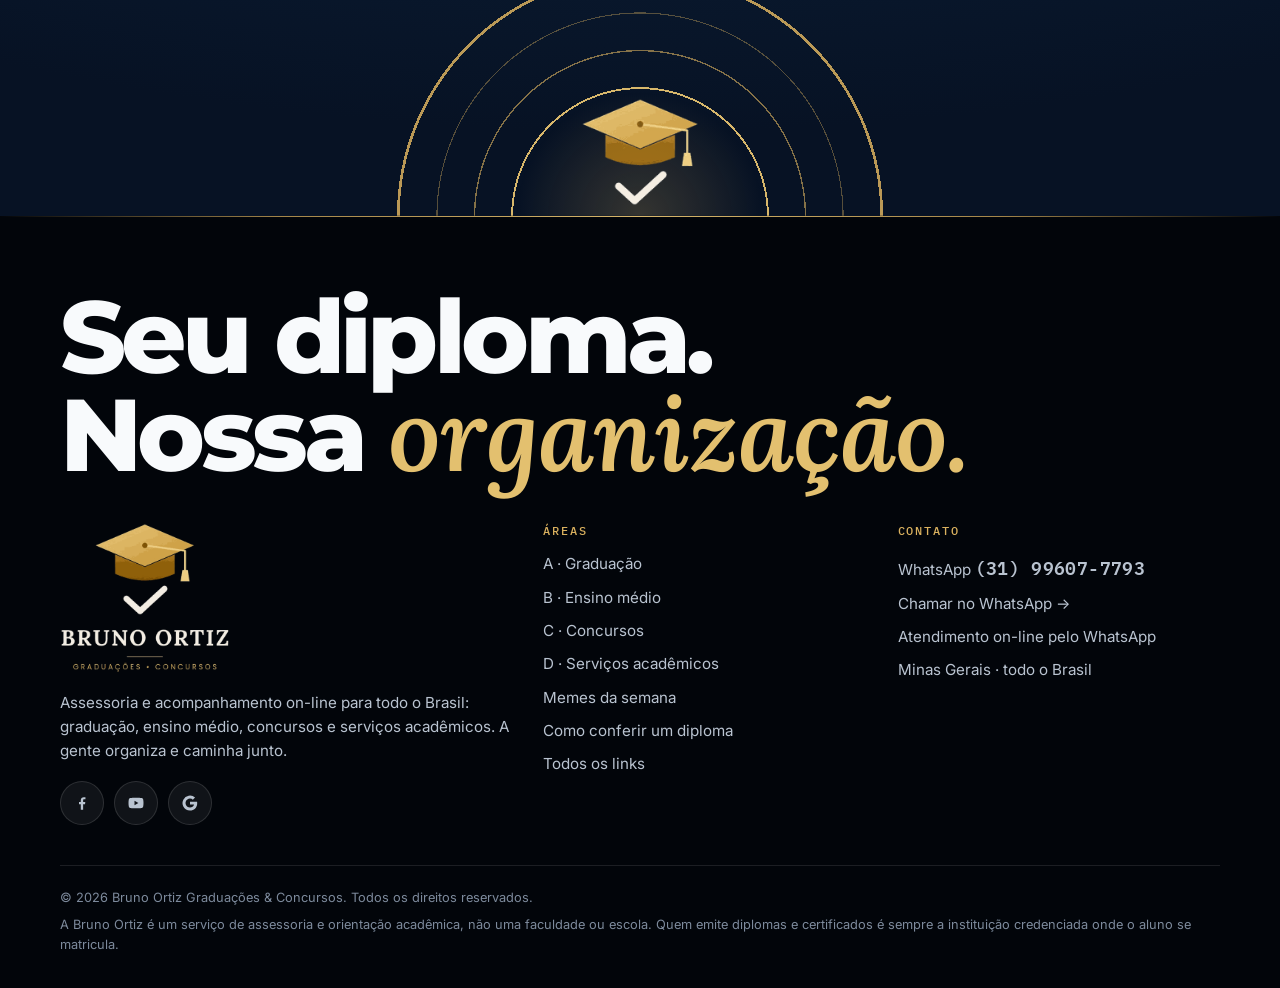
<file: diploma.html>
<!doctype html>
<html lang="pt-BR">
<head>
<meta charset="utf-8">
<meta name="viewport" content="width=device-width, initial-scale=1, viewport-fit=cover">
<title>Assessoria para Graduação Reconhecida pelo MEC | Bruno Ortiz</title>
<meta name="description" content="Travou na faculdade ou precisa do diploma para uma vaga, promoção ou concurso? Assessoria individual para bacharelado, licenciatura, tecnólogo e segunda graduação. A gente organiza e acompanha.">
<link rel="canonical" href="https://brunoaprovaconcursos.com.br/diploma.html">
<meta name="robots" content="index, follow, max-image-preview:large">
<meta name="theme-color" content="#071224">
<meta name="author" content="Bruno Ortiz Graduações & Concursos">
<meta property="og:type" content="website">
<meta property="og:locale" content="pt_BR">
<meta property="og:site_name" content="Bruno Ortiz">
<meta property="og:title" content="Assessoria para Graduação Reconhecida pelo MEC | Bruno Ortiz">
<meta property="og:description" content="Travou na faculdade ou precisa do diploma para uma vaga, promoção ou concurso? Assessoria individual para bacharelado, licenciatura, tecnólogo e segunda graduação. A gente organiza e acompanha.">
<meta property="og:url" content="https://brunoaprovaconcursos.com.br/diploma.html">
<meta property="og:image" content="https://brunoaprovaconcursos.com.br/assets/og-image.jpg">
<meta property="og:image:width" content="1200">
<meta property="og:image:height" content="630">
<meta property="og:image:alt" content="Bruno Ortiz · Graduações e Concursos">
<meta name="twitter:card" content="summary_large_image">
<meta name="twitter:title" content="Assessoria para Graduação EAD Reconhecida pelo MEC | Bruno Ortiz">
<meta name="twitter:description" content="Travou na faculdade ou precisa do diploma para uma vaga, promoção ou concurso? Assessoria individual para bacharelado, licenciatura, tecnólogo e segunda graduação. A gente organiza e acompanha.">
<meta name="twitter:image" content="https://brunoaprovaconcursos.com.br/assets/og-image.jpg">
<link rel="icon" href="assets/favicon.ico" sizes="any">
<link rel="icon" href="assets/favicon-32.png" type="image/png" sizes="32x32">
<link rel="apple-touch-icon" href="assets/apple-touch-icon.png">
<link rel="manifest" href="site.webmanifest">
<link rel="preconnect" href="https://fonts.googleapis.com">
<link rel="preconnect" href="https://fonts.gstatic.com" crossorigin>
<link rel="stylesheet" href="https://fonts.googleapis.com/css2?family=Inter:wght@400;500;600;700&family=Lora:ital,wght@1,500;1,600&family=Montserrat:wght@500;600;700;800;900&display=swap">
<link rel="stylesheet" href="assets/style.css?v=20261029c">
<script type="application/ld+json">{"@context": "https://schema.org", "@type": "EducationalOrganization", "@id": "https://brunoaprovaconcursos.com.br/#org", "name": "Bruno Ortiz Graduações & Concursos", "alternateName": ["Bruno Ortiz", "Bruno Aprova Concursos"], "url": "https://brunoaprovaconcursos.com.br/", "logo": "https://brunoaprovaconcursos.com.br/assets/icon-512.png", "image": "https://brunoaprovaconcursos.com.br/assets/og-image.jpg", "telephone": "+55-31-99607-7793", "description": "Assessoria e acompanhamento individual on-line para graduação, ensino médio, concursos públicos e serviços acadêmicos. A equipe organiza e acompanha.", "address": {"@type": "PostalAddress", "addressRegion": "MG", "addressCountry": "BR"}, "areaServed": {"@type": "Country", "name": "Brasil"}, "slogan": "A gente organiza e acompanha.", "knowsAbout": ["Assessoria acadêmica", "Graduação EAD", "Segunda graduação", "Pós-graduação", "ENCCEJA", "EJA a distância", "Concursos públicos", "Plano de estudos", "Normas ABNT", "Diploma digital"], "contactPoint": {"@type": "ContactPoint", "telephone": "+55-31-99607-7793", "contactType": "customer service", "availableLanguage": "Portuguese", "areaServed": "BR"}, "sameAs": ["https://www.facebook.com/1110130492177431", "https://www.youtube.com/channel/UCFcYFOVcGCRMS1OHLwovt9w"]}</script>
<script type="application/ld+json">{"@context": "https://schema.org", "@type": "BreadcrumbList", "itemListElement": [{"@type": "ListItem", "position": 1, "name": "Início", "item": "https://brunoaprovaconcursos.com.br/"}, {"@type": "ListItem", "position": 2, "name": "Graduação", "item": "https://brunoaprovaconcursos.com.br/diploma.html"}]}</script>
<script type="application/ld+json">{"@context": "https://schema.org", "@type": "Service", "name": "Assessoria para graduação EAD", "description": "Assessoria e acompanhamento individual para cursar a graduação em instituição credenciada ao MEC: bacharelado, licenciatura, tecnólogo, segunda graduação e pós, com plano de estudos e acompanhamento até a colação.", "provider": {"@id": "https://brunoaprovaconcursos.com.br/#org"}, "areaServed": "BR", "url": "https://brunoaprovaconcursos.com.br/diploma.html", "serviceType": "Assessoria acadêmica"}</script>
<script type="application/ld+json">{"@context": "https://schema.org", "@type": "FAQPage", "mainEntity": [{"@type": "Question", "name": "Graduação EAD vale o mesmo que a presencial?", "acceptedAnswer": {"@type": "Answer", "text": "Vale. Diploma de curso reconhecido pelo MEC tem a mesma validade nas duas modalidades, inclusive para concurso público."}}, {"@type": "Question", "name": "Quanto tempo leva para me formar?", "acceptedAnswer": {"@type": "Answer", "text": "Varia conforme o curso e o seu histórico. Em média, tecnólogos levam de dois a três anos, e bacharelados ou licenciaturas, de três a cinco. Aproveitando disciplinas ou fazendo segunda graduação, o tempo pode cair. O prazo real do seu caso sai no diagnóstico."}}, {"@type": "Question", "name": "Posso escolher a faculdade?", "acceptedAnswer": {"@type": "Answer", "text": "Pode e deve. A gente mostra opções credenciadas e a decisão é sua. Se você já tem uma em vista, checamos o credenciamento no e-MEC."}}]}</script>
</head>
<body data-area="graduacao">
<a class="skip" href="#conteudo">Pular para o conteúdo</a>
<header class="site-head">
  <div class="wrap">
    <a class="brand" href="index.html" aria-label="Bruno Ortiz, página inicial"><img class="mark" src="assets/logo-simbolo.png" width="48" height="44" alt=""><img class="nome" src="assets/logo-nome.png" width="194" height="40" alt="Bruno Ortiz · Graduações e Concursos"></a>
    <button class="menu-btn" type="button" aria-controls="nav" aria-expanded="false">Menu</button>
    <nav class="nav" id="nav" aria-label="Principal"><a href="index.html">Início</a><a href="diploma.html" aria-current="page">Graduação</a><a href="ensino-medio.html">Ensino médio</a><a href="aprovacao.html">Concursos</a><a href="servicos-academicos.html">Serviços</a><a href="memes.html">Memes</a><a class="btn btn--wa btn--sm" href="https://wa.me/5531996077793" data-wa="Olá, equipe Bruno Ortiz! Vim pelo site e quero orientação." data-wa-label="menu" data-filtro="graduacao"><svg viewBox="0 0 24 24" aria-hidden="true"><path fill="currentColor" d="M12 2a10 10 0 0 0-8.6 15.1L2 22l5-1.3A10 10 0 1 0 12 2Zm0 18.2a8.2 8.2 0 0 1-4.2-1.2l-.3-.2-3 .8.8-2.9-.2-.3A8.2 8.2 0 1 1 12 20.2Zm4.5-6.1c-.2-.1-1.5-.7-1.7-.8s-.4-.1-.6.1-.7.8-.8 1-.3.2-.5.1a6.7 6.7 0 0 1-3.3-2.9c-.3-.4.2-.4.7-1.3.1-.2 0-.3 0-.4l-.8-1.8c-.2-.5-.4-.4-.6-.4h-.5a1 1 0 0 0-.7.3 3 3 0 0 0-.9 2.2 5.2 5.2 0 0 0 1.1 2.7 11.8 11.8 0 0 0 4.5 4c1.7.7 2.3.8 3.2.6a2.7 2.7 0 0 0 1.8-1.2 2.2 2.2 0 0 0 .1-1.3c0-.1-.2-.2-.5-.3Z"/></svg><span>Diagnóstico grátis</span></a></nav>
  </div>
</header>
<main id="conteudo">

<section class="page-hero" data-letra="A"><div class="wrap">
  <nav class="crumbs" aria-label="Você está em"><a href="index.html">Início</a> / Graduação</nav>
  <span class="eyebrow">Área A · Graduação</span>
  <h1>Destrave a sua graduação com <em>assessoria</em></h1>
  <p class="lead">Travou no meio do curso, nunca conseguiu começar ou precisa do diploma para uma vaga, promoção ou concurso? A gente monta o plano, organiza a burocracia e acompanha você até a colação.</p>
  <div class="actions"><a class="btn btn--wa" href="https://wa.me/5531996077793" data-wa="Olá, equipe Bruno Ortiz! Quero assessoria para a minha graduação. Meu curso (ou o que preciso) é:" data-wa-label="graduacao-topo" data-filtro="graduacao"><svg viewBox="0 0 24 24" aria-hidden="true"><path fill="currentColor" d="M12 2a10 10 0 0 0-8.6 15.1L2 22l5-1.3A10 10 0 1 0 12 2Zm0 18.2a8.2 8.2 0 0 1-4.2-1.2l-.3-.2-3 .8.8-2.9-.2-.3A8.2 8.2 0 1 1 12 20.2Zm4.5-6.1c-.2-.1-1.5-.7-1.7-.8s-.4-.1-.6.1-.7.8-.8 1-.3.2-.5.1a6.7 6.7 0 0 1-3.3-2.9c-.3-.4.2-.4.7-1.3.1-.2 0-.3 0-.4l-.8-1.8c-.2-.5-.4-.4-.6-.4h-.5a1 1 0 0 0-.7.3 3 3 0 0 0-.9 2.2 5.2 5.2 0 0 0 1.1 2.7 11.8 11.8 0 0 0 4.5 4c1.7.7 2.3.8 3.2.6a2.7 2.7 0 0 0 1.8-1.2 2.2 2.2 0 0 0 .1-1.3c0-.1-.2-.2-.5-.3Z"/></svg><span>Falar com um consultor</span></a></div>
</div></section>
<section class="band"><div class="wrap split">
  <div class="prose"><h2>Para quem é</h2>
<p>Para quem trancou ou parou no meio, para quem nunca conseguiu tempo para começar e para quem já é formado e quer outro curso. Também para quem precisa do nível superior para uma vaga, uma promoção, um concurso ou o registro no conselho.</p>
<h2>Cursos que acompanhamos</h2>
<ul><li><strong>Bacharelado:</strong> Administração, Ciências Contábeis, Direito, Serviço Social, entre outros.</li><li><strong>Licenciatura:</strong> Pedagogia, Letras, Matemática, História, Educação Física.</li><li><strong>Tecnólogo:</strong> Gestão Pública, Recursos Humanos, Segurança Pública, Processos Gerenciais, Logística.</li><li><strong>Segunda graduação e pós-graduação</strong> para quem já tem diploma.</li></ul>
<h2>Prazo curto? O que dá para encurtar de forma legal</h2>
<p>Disciplinas cursadas em outra faculdade podem ser aproveitadas, conforme as regras da instituição. Tecnólogos costumam durar a partir de dois anos, e a segunda graduação pode ter carga reduzida. A gente analisa o seu histórico e mostra, com honestidade, o prazo real para o seu caso.</p>
<h2>O que a assessoria faz por você</h2>
<ul><li>Plano de estudos e cronograma no seu ritmo, com metas semanais.</li><li>Orientação nas atividades e no TCC que você escreve.</li><li>Lembretes de provas, rematrícula e prazos da faculdade.</li><li>Organização da documentação acadêmica até a colação de grau.</li></ul></div>
  <div class="stack sticky"><div class="pledge">
  <span class="eyebrow">Compromisso</span>
  <h3>O que a gente faz e o que fica com você</h3>
  <ul class="checks"><li>A escolha do curso e da instituição é sua; antes da matrícula, a gente checa o credenciamento no <span class="nb">e-MEC</span> com você.</li><li>Assessoria individual: plano de estudos, metas, lembretes de prazos e orientação nos trabalhos.</li><li>Quem emite o diploma é a própria faculdade, e qualquer empresa, banca ou conselho pode validá-lo.</li></ul>
</div></div>
</div></section>
<section class="band band--alt"><div class="wrap split">
  <div class="stack"><span class="eyebrow">Dúvidas</span><h2>Perguntas sobre <em>graduação</em></h2></div>
  <div class="faq"><details><summary>Graduação EAD vale o mesmo que a presencial?</summary><p>Vale. Diploma de curso reconhecido pelo MEC tem a mesma validade nas duas modalidades, inclusive para concurso público.</p></details><details><summary>Quanto tempo leva para me formar?</summary><p>Varia conforme o curso e o seu histórico. Em média, tecnólogos levam de dois a três anos, e bacharelados ou licenciaturas, de três a cinco. Aproveitando disciplinas ou fazendo segunda graduação, o tempo pode cair. O prazo real do seu caso sai no diagnóstico.</p></details><details><summary>Posso escolher a faculdade?</summary><p>Pode e deve. A gente mostra opções credenciadas e a decisão é sua. Se você já tem uma em vista, checamos o credenciamento no <span class="nb">e-MEC</span>.</p></details></div>
</div></section>
<section class="band band--blue" aria-labelledby="cta-graduacao">
  <div class="wrap cta">
    <span class="eyebrow">Diagnóstico gratuito</span>
    <h2 id="cta-graduacao">Volte a andar na sua <em>graduação</em></h2>
    <p class="lead">Diagnóstico gratuito e sem compromisso: você conhece o plano e o valor antes de decidir.</p>
    <a class="btn btn--wa" href="https://wa.me/5531996077793" data-wa="Olá, equipe Bruno Ortiz! Quero assessoria para a minha graduação. Meu curso (ou o que preciso) é:" data-wa-label="graduacao" data-filtro="graduacao"><svg viewBox="0 0 24 24" aria-hidden="true"><path fill="currentColor" d="M12 2a10 10 0 0 0-8.6 15.1L2 22l5-1.3A10 10 0 1 0 12 2Zm0 18.2a8.2 8.2 0 0 1-4.2-1.2l-.3-.2-3 .8.8-2.9-.2-.3A8.2 8.2 0 1 1 12 20.2Zm4.5-6.1c-.2-.1-1.5-.7-1.7-.8s-.4-.1-.6.1-.7.8-.8 1-.3.2-.5.1a6.7 6.7 0 0 1-3.3-2.9c-.3-.4.2-.4.7-1.3.1-.2 0-.3 0-.4l-.8-1.8c-.2-.5-.4-.4-.6-.4h-.5a1 1 0 0 0-.7.3 3 3 0 0 0-.9 2.2 5.2 5.2 0 0 0 1.1 2.7 11.8 11.8 0 0 0 4.5 4c1.7.7 2.3.8 3.2.6a2.7 2.7 0 0 0 1.8-1.2 2.2 2.2 0 0 0 .1-1.3c0-.1-.2-.2-.5-.3Z"/></svg><span>Pedir meu diagnóstico grátis</span></a>
    <span class="alt">ou anote: <span class="phone">(31) 99607-7793</span></span>
  </div>
</section>

</main>
<footer class="site-foot">
  <div class="wrap">
    <p class="foot-big">Seu diploma.<br>Nossa <span>organização.</span></p>
    <div class="foot-grid">
      <div class="stack">
        <a class="brand-foot" href="index.html" aria-label="Bruno Ortiz, página inicial"><img src="assets/logo-completo.png" width="170" height="149" alt="Bruno Ortiz · Graduações e Concursos" loading="lazy"></a>
        <p>Assessoria e acompanhamento on-line para todo o Brasil: graduação, ensino médio, concursos e serviços acadêmicos. A gente organiza e caminha junto.</p>
        <div class="socials"><a data-social="facebook" href="https://www.facebook.com/1110130492177431" target="_blank" rel="noopener" aria-label="Facebook"><svg viewBox="0 0 24 24" aria-hidden="true"><path d="M13.5 21v-7.5H16l.4-3h-2.9V8.6c0-.9.3-1.5 1.5-1.5h1.6V4.4a21 21 0 0 0-2.3-.1c-2.3 0-3.9 1.4-3.9 4v2.2H8v3h2.4V21h3.1Z"/></svg></a><a data-social="youtube" href="https://www.youtube.com/channel/UCFcYFOVcGCRMS1OHLwovt9w" target="_blank" rel="noopener" aria-label="YouTube"><svg viewBox="0 0 24 24" aria-hidden="true"><path d="M21.6 7.2a2.5 2.5 0 0 0-1.8-1.8C18.2 5 12 5 12 5s-6.2 0-7.8.4A2.5 2.5 0 0 0 2.4 7.2 26 26 0 0 0 2 12a26 26 0 0 0 .4 4.8 2.5 2.5 0 0 0 1.8 1.8C5.8 19 12 19 12 19s6.2 0 7.8-.4a2.5 2.5 0 0 0 1.8-1.8A26 26 0 0 0 22 12a26 26 0 0 0-.4-4.8ZM10 15V9l5.2 3L10 15Z"/></svg></a><a data-social="google" href="https://www.google.com/search?q=Bruno+Aprova+Concursos" target="_blank" rel="noopener" aria-label="Google Meu Negócio"><svg viewBox="0 0 24 24" aria-hidden="true"><path d="M21.6 12.2c0-.7-.1-1.4-.2-2H12v3.8h5.4a4.6 4.6 0 0 1-2 3v2.5h3.2c1.9-1.7 3-4.3 3-7.3ZM12 22c2.7 0 5-.9 6.6-2.4l-3.2-2.5c-.9.6-2 1-3.4 1-2.6 0-4.8-1.8-5.6-4.1H3.1v2.6A10 10 0 0 0 12 22Zm-5.6-8a6 6 0 0 1 0-3.9V7.5H3.1a10 10 0 0 0 0 9l3.3-2.5ZM12 6c1.5 0 2.8.5 3.8 1.5l2.9-2.9A10 10 0 0 0 3.1 7.5l3.3 2.6C7.2 7.8 9.4 6 12 6Z"/></svg></a><a data-social="instagram" href="" target="_blank" rel="noopener" aria-label="Instagram" hidden><svg viewBox="0 0 24 24" aria-hidden="true"><path d="M12 7a5 5 0 1 0 0 10 5 5 0 0 0 0-10Zm0 8.2A3.2 3.2 0 1 1 12 8.8a3.2 3.2 0 0 1 0 6.4ZM17.3 5.5a1.2 1.2 0 1 0 0 2.4 1.2 1.2 0 0 0 0-2.4ZM12 3.8c2.7 0 3 0 4 .1 2.7.1 4 1.4 4.1 4.1.1 1 .1 1.3.1 4s0 3-.1 4c-.1 2.7-1.4 4-4.1 4.1-1 .1-1.3.1-4 .1s-3 0-4-.1c-2.7-.1-4-1.4-4.1-4.1-.1-1-.1-1.3-.1-4s0-3 .1-4C4 5.3 5.3 4 8 3.9c1 0 1.3-.1 4-.1ZM12 2C9.3 2 8.9 2 7.9 2.1 4.2 2.2 2.2 4.2 2.1 7.9 2 8.9 2 9.3 2 12s0 3.1.1 4.1c.1 3.7 2.1 5.7 5.8 5.8 1 .1 1.4.1 4.1.1s3.1 0 4.1-.1c3.7-.1 5.7-2.1 5.8-5.8.1-1 .1-1.4.1-4.1s0-3.1-.1-4.1c-.1-3.7-2.1-5.7-5.8-5.8C15.1 2 14.7 2 12 2Z"/></svg></a></div>
      </div>
      <div><h4>Áreas</h4><ul><li><a href="diploma.html">A · Graduação</a></li><li><a href="ensino-medio.html">B · Ensino médio</a></li><li><a href="aprovacao.html">C · Concursos</a></li><li><a href="servicos-academicos.html">D · Serviços acadêmicos</a></li><li><a href="memes.html">Memes da semana</a></li><li><a href="artigo.html">Como conferir um diploma</a></li><li><a href="redes.html">Todos os links</a></li></ul></div>
      <div><h4>Contato</h4><ul>
        <li>WhatsApp <span class="phone">(31) 99607-7793</span></li>
        <li><a href="https://wa.me/5531996077793" data-wa="Olá, equipe Bruno Ortiz! Vim pelo site e quero orientação." data-wa-label="rodape">Chamar no WhatsApp →</a></li>
        <li>Atendimento on-line pelo WhatsApp</li>
        <li>Minas Gerais · todo o Brasil</li>
      </ul></div>
    </div>
    <div class="legal">
      <span>©️ <span id="year">2026</span> Bruno Ortiz Graduações & Concursos. Todos os direitos reservados.</span>
      <span>A Bruno Ortiz é um serviço de assessoria e orientação acadêmica, não uma faculdade ou escola. Quem emite diplomas e certificados é sempre a instituição credenciada onde o aluno se matricula.</span>
    </div>
  </div>
</footer>
<a class="wa-float" href="https://wa.me/5531996077793" data-wa="Olá, equipe Bruno Ortiz! Vim pelo site e quero orientação." data-wa-label="flutuante" aria-label="Falar no WhatsApp"><svg viewBox="0 0 24 24" aria-hidden="true"><path fill="currentColor" d="M12 2a10 10 0 0 0-8.6 15.1L2 22l5-1.3A10 10 0 1 0 12 2Zm0 18.2a8.2 8.2 0 0 1-4.2-1.2l-.3-.2-3 .8.8-2.9-.2-.3A8.2 8.2 0 1 1 12 20.2Zm4.5-6.1c-.2-.1-1.5-.7-1.7-.8s-.4-.1-.6.1-.7.8-.8 1-.3.2-.5.1a6.7 6.7 0 0 1-3.3-2.9c-.3-.4.2-.4.7-1.3.1-.2 0-.3 0-.4l-.8-1.8c-.2-.5-.4-.4-.6-.4h-.5a1 1 0 0 0-.7.3 3 3 0 0 0-.9 2.2 5.2 5.2 0 0 0 1.1 2.7 11.8 11.8 0 0 0 4.5 4c1.7.7 2.3.8 3.2.6a2.7 2.7 0 0 0 1.8-1.2 2.2 2.2 0 0 0 .1-1.3c0-.1-.2-.2-.5-.3Z"/></svg><span>WhatsApp</span></a>
<script src="assets/app.js?v=20261113a" defer></script>
</body>
</html>
</file>
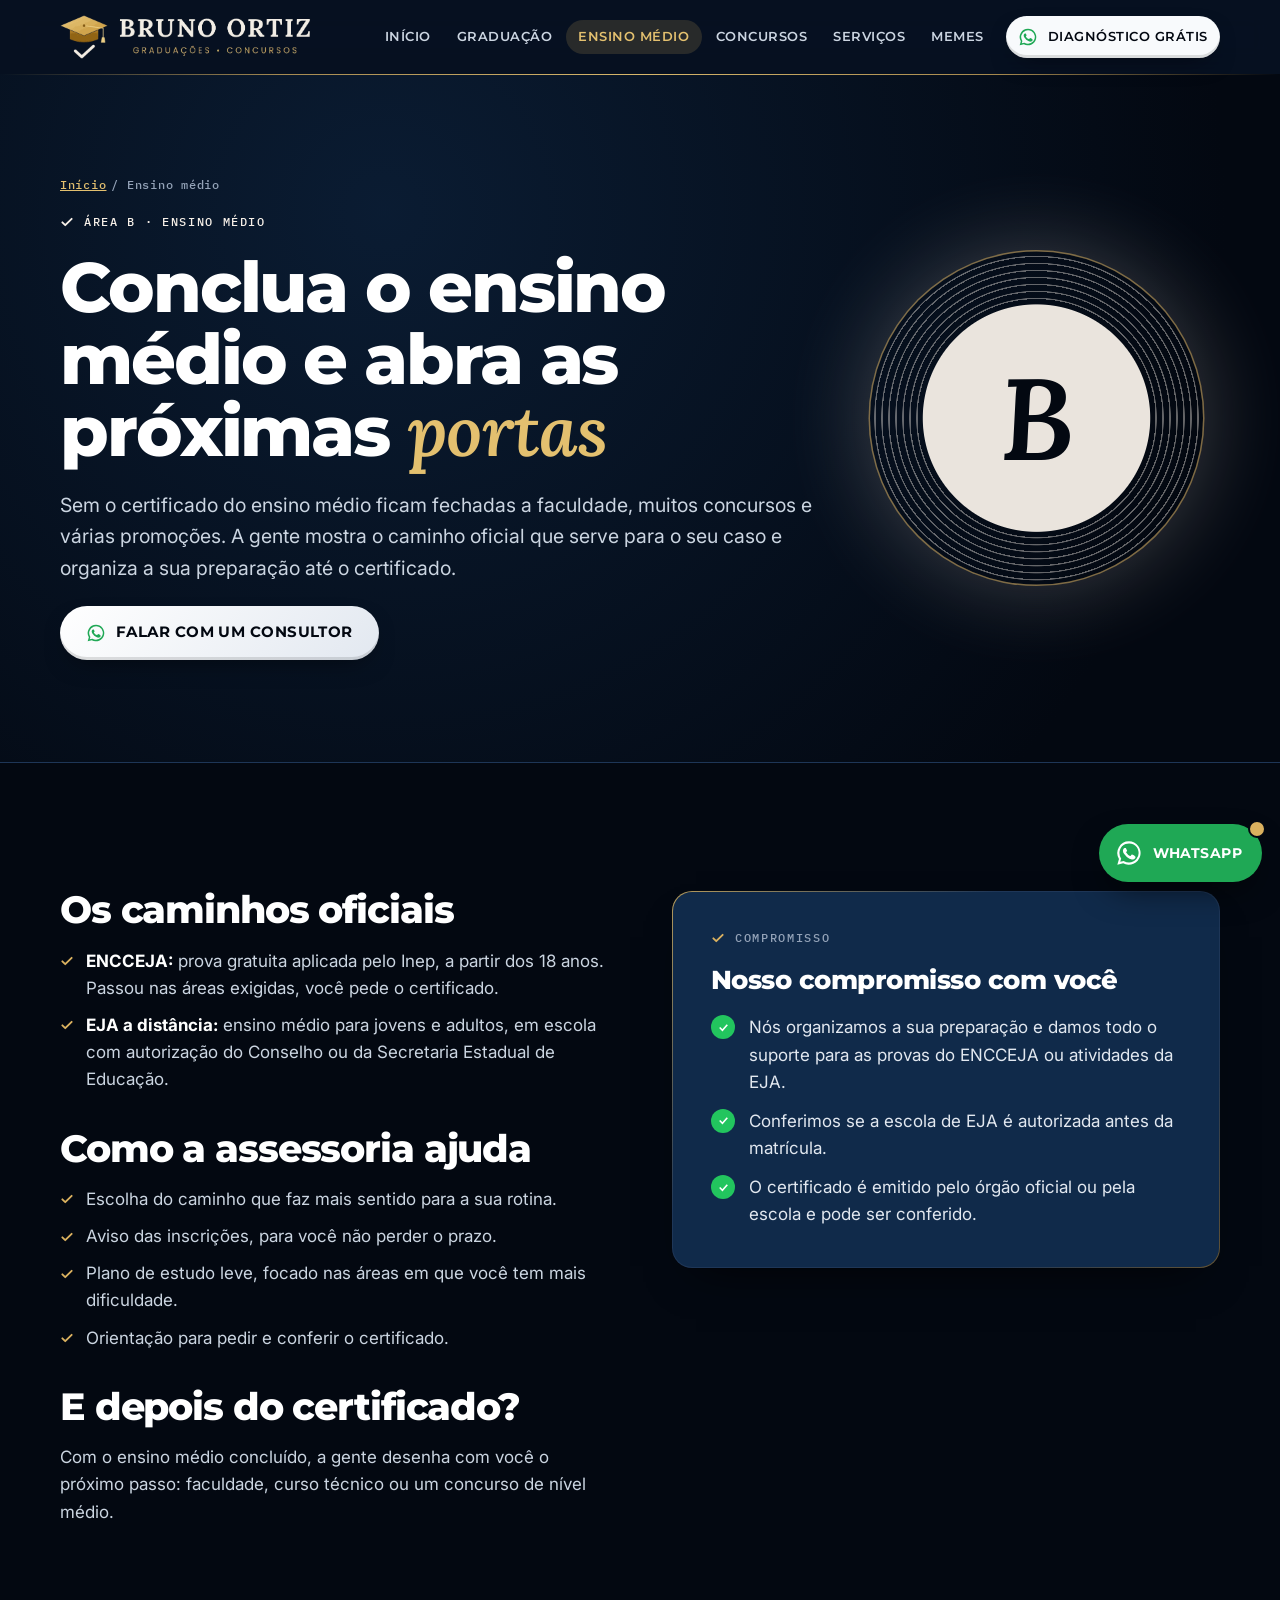
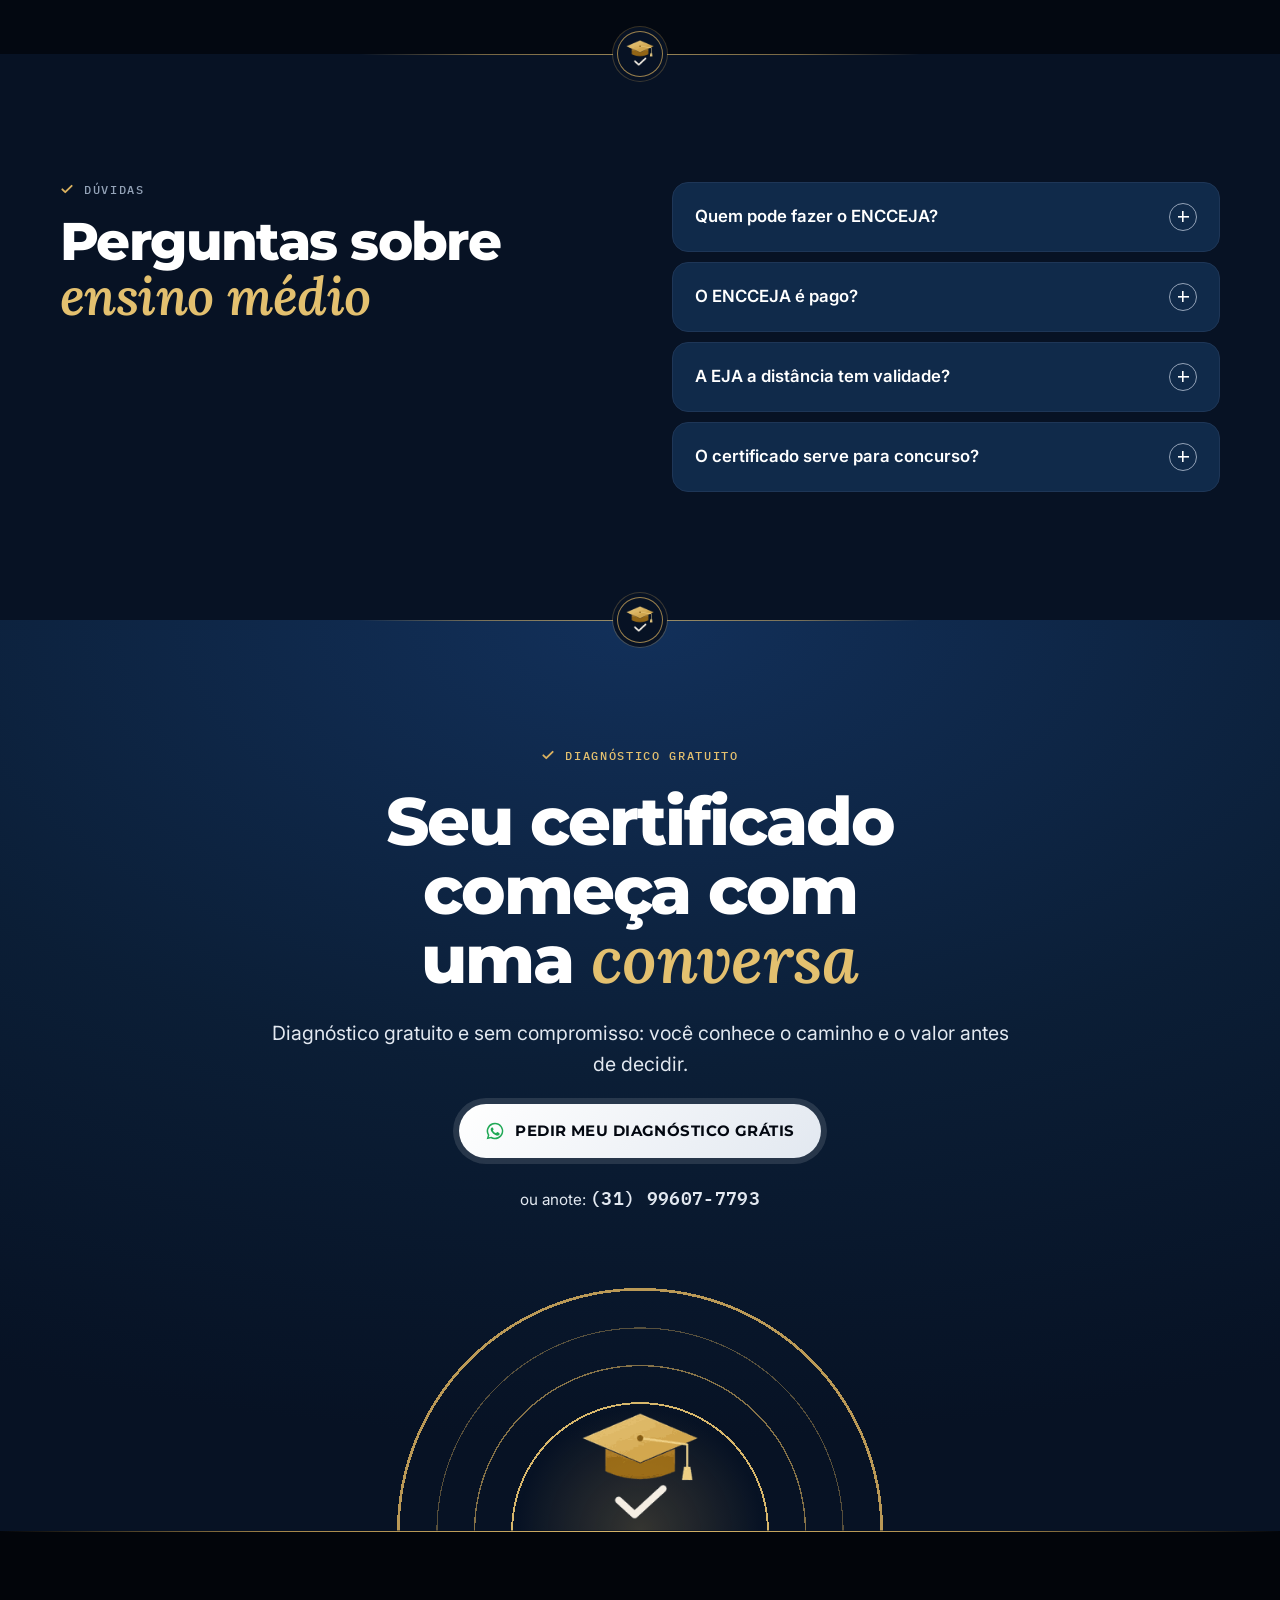
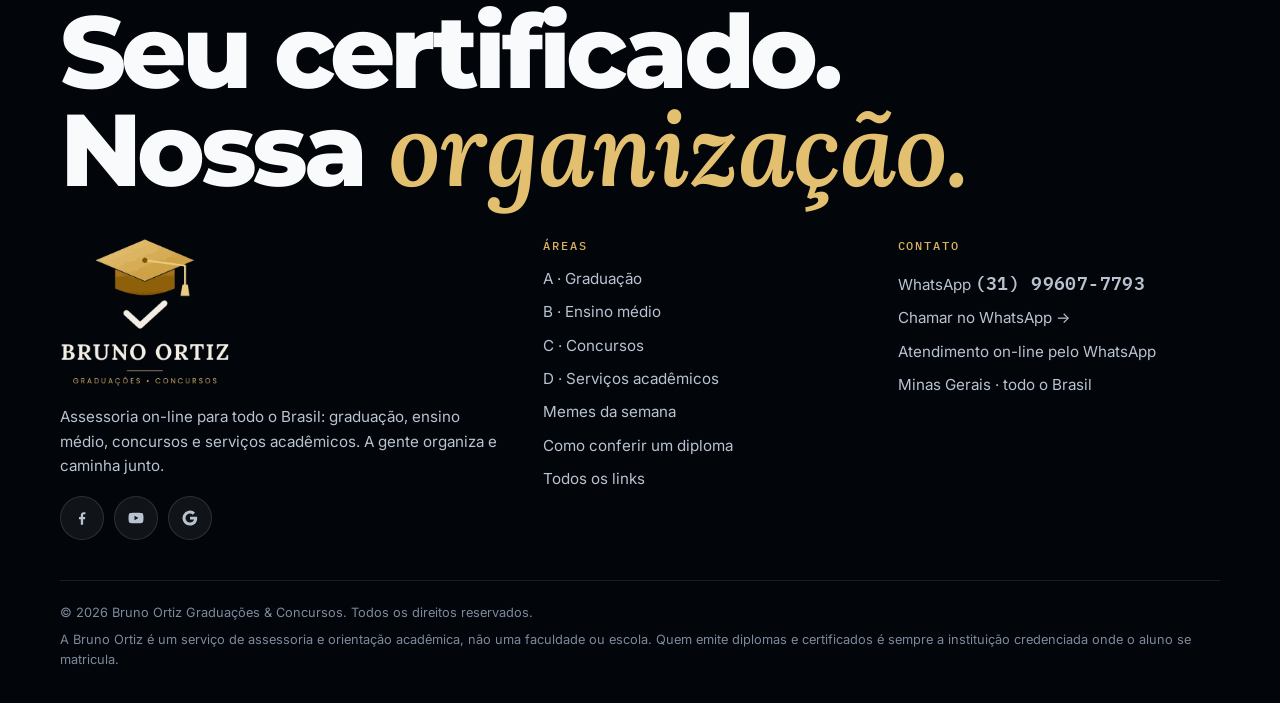
<file: ensino-medio.html>
<!doctype html>
<html lang="pt-BR">
<head>
<meta charset="utf-8">
<meta name="viewport" content="width=device-width, initial-scale=1, viewport-fit=cover">
<title>Ensino Médio pelo ENCCEJA ou EJA com Assessoria | Bruno Ortiz</title>
<meta name="description" content="Conclua o ensino médio pelo ENCCEJA ou pela EJA a distância, com assessoria: escolha do caminho, prazos de inscrição, plano de estudo e orientação até o certificado.">
<link rel="canonical" href="https://brunoaprovaconcursos.com.br/ensino-medio.html">
<meta name="robots" content="index, follow, max-image-preview:large">
<meta name="theme-color" content="#071224">
<meta name="author" content="Bruno Ortiz Graduações & Concursos">
<meta property="og:type" content="website">
<meta property="og:locale" content="pt_BR">
<meta property="og:site_name" content="Bruno Ortiz">
<meta property="og:title" content="Ensino Médio pelo ENCCEJA ou EJA com Assessoria | Bruno Ortiz">
<meta property="og:description" content="Conclua o ensino médio pelo ENCCEJA ou pela EJA a distância, com assessoria: escolha do caminho, prazos de inscrição, plano de estudo e orientação até o certificado.">
<meta property="og:url" content="https://brunoaprovaconcursos.com.br/ensino-medio.html">
<meta property="og:image" content="https://brunoaprovaconcursos.com.br/assets/og-image.jpg">
<meta property="og:image:width" content="1200">
<meta property="og:image:height" content="630">
<meta property="og:image:alt" content="Bruno Ortiz · Graduações e Concursos">
<meta name="twitter:card" content="summary_large_image">
<meta name="twitter:title" content="Ensino Médio pelo ENCCEJA ou EJA com Assessoria | Bruno Ortiz">
<meta name="twitter:description" content="Conclua o ensino médio pelo ENCCEJA ou pela EJA a distância, com assessoria: escolha do caminho, prazos de inscrição, plano de estudo e orientação até o certificado.">
<meta name="twitter:image" content="https://brunoaprovaconcursos.com.br/assets/og-image.jpg">
<link rel="icon" href="assets/favicon.ico" sizes="any">
<link rel="icon" href="assets/favicon-32.png" type="image/png" sizes="32x32">
<link rel="apple-touch-icon" href="assets/apple-touch-icon.png">
<link rel="manifest" href="site.webmanifest">
<link rel="preconnect" href="https://fonts.googleapis.com">
<link rel="preconnect" href="https://fonts.gstatic.com" crossorigin>
<link rel="stylesheet" href="https://fonts.googleapis.com/css2?family=Inter:wght@400;500;600;700&family=Lora:ital,wght@1,500;1,600&family=Montserrat:wght@500;600;700;800;900&display=swap">
<link rel="stylesheet" href="assets/style.css?v=20261029c">
<script type="application/ld+json">{"@context": "https://schema.org", "@type": "EducationalOrganization", "@id": "https://brunoaprovaconcursos.com.br/#org", "name": "Bruno Ortiz Graduações & Concursos", "alternateName": ["Bruno Ortiz", "Bruno Aprova Concursos"], "url": "https://brunoaprovaconcursos.com.br/", "logo": "https://brunoaprovaconcursos.com.br/assets/icon-512.png", "image": "https://brunoaprovaconcursos.com.br/assets/og-image.jpg", "telephone": "+55-31-99607-7793", "description": "Assessoria on-line para graduação, ensino médio, concursos públicos e serviços acadêmicos. A equipe organiza tudo para você.", "address": {"@type": "PostalAddress", "addressRegion": "MG", "addressCountry": "BR"}, "areaServed": {"@type": "Country", "name": "Brasil"}, "slogan": "A gente organiza tudo para você.", "knowsAbout": ["Assessoria acadêmica", "Graduação EAD", "Segunda graduação", "Pós-graduação", "ENCCEJA", "EJA a distância", "Concursos públicos", "Plano de estudos", "Normas ABNT", "Diploma digital"], "contactPoint": {"@type": "ContactPoint", "telephone": "+55-31-99607-7793", "contactType": "customer service", "availableLanguage": "Portuguese", "areaServed": "BR"}, "sameAs": ["https://www.facebook.com/1110130492177431", "https://www.youtube.com/channel/UCFcYFOVcGCRMS1OHLwovt9w"]}</script>
<script type="application/ld+json">{"@context": "https://schema.org", "@type": "BreadcrumbList", "itemListElement": [{"@type": "ListItem", "position": 1, "name": "Início", "item": "https://brunoaprovaconcursos.com.br/"}, {"@type": "ListItem", "position": 2, "name": "Ensino médio", "item": "https://brunoaprovaconcursos.com.br/ensino-medio.html"}]}</script>
<script type="application/ld+json">{"@context": "https://schema.org", "@type": "Service", "name": "Assessoria para concluir o ensino médio", "description": "Assessoria e organização para concluir o ensino médio pelo ENCCEJA do Inep ou pela EJA a distância em escola autorizada: escolha do caminho, inscrição, plano de estudo e certificado.", "provider": {"@id": "https://brunoaprovaconcursos.com.br/#org"}, "areaServed": "BR", "url": "https://brunoaprovaconcursos.com.br/ensino-medio.html", "serviceType": "Assessoria acadêmica"}</script>
<script type="application/ld+json">{"@context": "https://schema.org", "@type": "FAQPage", "mainEntity": [{"@type": "Question", "name": "Quem pode fazer o ENCCEJA?", "acceptedAnswer": {"@type": "Answer", "text": "No nível médio, é preciso ter pelo menos 18 anos no dia da prova. Quando o Inep abre as inscrições, a gente te avisa."}}, {"@type": "Question", "name": "O ENCCEJA é pago?", "acceptedAnswer": {"@type": "Answer", "text": "Não, a inscrição é gratuita. A assessoria é contratada à parte, e o valor sai no diagnóstico."}}, {"@type": "Question", "name": "A EJA a distância tem validade?", "acceptedAnswer": {"@type": "Answer", "text": "Tem, desde que a escola tenha autorização do órgão de educação do estado. Essa checagem a gente faz junto com você."}}, {"@type": "Question", "name": "O certificado serve para concurso?", "acceptedAnswer": {"@type": "Answer", "text": "Serve: ele comprova o nível médio pedido nos editais."}}]}</script>
</head>
<body data-area="ensino-medio">
<a class="skip" href="#conteudo">Pular para o conteúdo</a>
<header class="site-head">
  <div class="wrap">
    <a class="brand" href="index.html" aria-label="Bruno Ortiz, página inicial"><img class="mark" src="assets/logo-simbolo.png" width="48" height="44" alt=""><img class="nome" src="assets/logo-nome.png" width="194" height="40" alt="Bruno Ortiz · Graduações e Concursos"></a>
    <button class="menu-btn" type="button" aria-controls="nav" aria-expanded="false">Menu</button>
    <nav class="nav" id="nav" aria-label="Principal"><a href="index.html">Início</a><a href="diploma.html">Graduação</a><a href="ensino-medio.html" aria-current="page">Ensino médio</a><a href="aprovacao.html">Concursos</a><a href="servicos-academicos.html">Serviços</a><a href="memes.html">Memes</a><a class="btn btn--wa btn--sm" href="https://wa.me/5531996077793" data-wa="Olá, equipe Bruno Ortiz! Vim pelo site e quero orientação." data-wa-label="menu"><svg viewBox="0 0 24 24" aria-hidden="true"><path fill="currentColor" d="M12 2a10 10 0 0 0-8.6 15.1L2 22l5-1.3A10 10 0 1 0 12 2Zm0 18.2a8.2 8.2 0 0 1-4.2-1.2l-.3-.2-3 .8.8-2.9-.2-.3A8.2 8.2 0 1 1 12 20.2Zm4.5-6.1c-.2-.1-1.5-.7-1.7-.8s-.4-.1-.6.1-.7.8-.8 1-.3.2-.5.1a6.7 6.7 0 0 1-3.3-2.9c-.3-.4.2-.4.7-1.3.1-.2 0-.3 0-.4l-.8-1.8c-.2-.5-.4-.4-.6-.4h-.5a1 1 0 0 0-.7.3 3 3 0 0 0-.9 2.2 5.2 5.2 0 0 0 1.1 2.7 11.8 11.8 0 0 0 4.5 4c1.7.7 2.3.8 3.2.6a2.7 2.7 0 0 0 1.8-1.2 2.2 2.2 0 0 0 .1-1.3c0-.1-.2-.2-.5-.3Z"/></svg><span>Diagnóstico grátis</span></a></nav>
  </div>
</header>
<main id="conteudo">

<section class="page-hero" data-letra="B"><div class="wrap">
  <nav class="crumbs" aria-label="Você está em"><a href="index.html">Início</a> / Ensino médio</nav>
  <span class="eyebrow">Área B · Ensino médio</span>
  <h1>Conclua o ensino médio e abra as próximas <em>portas</em></h1>
  <p class="lead">Sem o certificado do ensino médio ficam fechadas a faculdade, muitos concursos e várias promoções. A gente mostra o caminho oficial que serve para o seu caso e organiza a sua preparação até o certificado.</p>
  <div class="actions"><a class="btn btn--wa" href="https://wa.me/5531996077793" data-wa="Olá, equipe Bruno Ortiz! Quero ajuda para concluir o ensino médio." data-wa-label="ensino-medio-topo"><svg viewBox="0 0 24 24" aria-hidden="true"><path fill="currentColor" d="M12 2a10 10 0 0 0-8.6 15.1L2 22l5-1.3A10 10 0 1 0 12 2Zm0 18.2a8.2 8.2 0 0 1-4.2-1.2l-.3-.2-3 .8.8-2.9-.2-.3A8.2 8.2 0 1 1 12 20.2Zm4.5-6.1c-.2-.1-1.5-.7-1.7-.8s-.4-.1-.6.1-.7.8-.8 1-.3.2-.5.1a6.7 6.7 0 0 1-3.3-2.9c-.3-.4.2-.4.7-1.3.1-.2 0-.3 0-.4l-.8-1.8c-.2-.5-.4-.4-.6-.4h-.5a1 1 0 0 0-.7.3 3 3 0 0 0-.9 2.2 5.2 5.2 0 0 0 1.1 2.7 11.8 11.8 0 0 0 4.5 4c1.7.7 2.3.8 3.2.6a2.7 2.7 0 0 0 1.8-1.2 2.2 2.2 0 0 0 .1-1.3c0-.1-.2-.2-.5-.3Z"/></svg><span>Falar com um consultor</span></a></div>
</div></section>
<section class="band"><div class="wrap split">
  <div class="prose"><h2>Os caminhos oficiais</h2>
<ul><li><strong>ENCCEJA:</strong> prova gratuita aplicada pelo Inep, a partir dos 18 anos. Passou nas áreas exigidas, você pede o certificado.</li><li><strong>EJA a distância:</strong> ensino médio para jovens e adultos, em escola com autorização do Conselho ou da Secretaria Estadual de Educação.</li></ul>
<h2>Como a assessoria ajuda</h2>
<ul><li>Escolha do caminho que faz mais sentido para a sua rotina.</li><li>Aviso das inscrições, para você não perder o prazo.</li><li>Plano de estudo leve, focado nas áreas em que você tem mais dificuldade.</li><li>Orientação para pedir e conferir o certificado.</li></ul>
<h2>E depois do certificado?</h2>
<p>Com o ensino médio concluído, a gente desenha com você o próximo passo: faculdade, curso técnico ou um concurso de nível médio.</p></div>
  <div class="stack sticky"><div class="pledge">
  <span class="eyebrow">Compromisso</span>
  <h3>Nosso compromisso com você</h3>
  <ul class="checks"><li>Nós organizamos a sua preparação e damos todo o suporte para as provas do ENCCEJA ou atividades da EJA.</li><li>Conferimos se a escola de EJA é autorizada antes da matrícula.</li><li>O certificado é emitido pelo órgão oficial ou pela escola e pode ser conferido.</li></ul>
</div></div>
</div></section>
<section class="band band--alt"><div class="wrap split">
  <div class="stack"><span class="eyebrow">Dúvidas</span><h2>Perguntas sobre <em>ensino médio</em></h2></div>
  <div class="faq"><details><summary>Quem pode fazer o ENCCEJA?</summary><p>No nível médio, é preciso ter pelo menos 18 anos no dia da prova. Quando o Inep abre as inscrições, a gente te avisa.</p></details><details><summary>O ENCCEJA é pago?</summary><p>Não, a inscrição é gratuita. A assessoria é contratada à parte, e o valor sai no diagnóstico.</p></details><details><summary>A EJA a distância tem validade?</summary><p>Tem, desde que a escola tenha autorização do órgão de educação do estado. Essa checagem a gente faz junto com você.</p></details><details><summary>O certificado serve para concurso?</summary><p>Serve: ele comprova o nível médio pedido nos editais.</p></details></div>
</div></section>
<section class="band band--blue" aria-labelledby="cta-ensino-medio">
  <div class="wrap cta">
    <span class="eyebrow">Diagnóstico gratuito</span>
    <h2 id="cta-ensino-medio">Seu certificado começa com uma <em>conversa</em></h2>
    <p class="lead">Diagnóstico gratuito e sem compromisso: você conhece o caminho e o valor antes de decidir.</p>
    <a class="btn btn--wa" href="https://wa.me/5531996077793" data-wa="Olá, equipe Bruno Ortiz! Quero ajuda para concluir o ensino médio." data-wa-label="ensino-medio"><svg viewBox="0 0 24 24" aria-hidden="true"><path fill="currentColor" d="M12 2a10 10 0 0 0-8.6 15.1L2 22l5-1.3A10 10 0 1 0 12 2Zm0 18.2a8.2 8.2 0 0 1-4.2-1.2l-.3-.2-3 .8.8-2.9-.2-.3A8.2 8.2 0 1 1 12 20.2Zm4.5-6.1c-.2-.1-1.5-.7-1.7-.8s-.4-.1-.6.1-.7.8-.8 1-.3.2-.5.1a6.7 6.7 0 0 1-3.3-2.9c-.3-.4.2-.4.7-1.3.1-.2 0-.3 0-.4l-.8-1.8c-.2-.5-.4-.4-.6-.4h-.5a1 1 0 0 0-.7.3 3 3 0 0 0-.9 2.2 5.2 5.2 0 0 0 1.1 2.7 11.8 11.8 0 0 0 4.5 4c1.7.7 2.3.8 3.2.6a2.7 2.7 0 0 0 1.8-1.2 2.2 2.2 0 0 0 .1-1.3c0-.1-.2-.2-.5-.3Z"/></svg><span>Pedir meu diagnóstico grátis</span></a>
    <span class="alt">ou anote: <span class="phone">(31) 99607-7793</span></span>
  </div>
</section>

</main>
<footer class="site-foot">
  <div class="wrap">
    <p class="foot-big">Seu certificado.<br>Nossa <span>organização.</span></p>
    <div class="foot-grid">
      <div class="stack">
        <a class="brand-foot" href="index.html" aria-label="Bruno Ortiz, página inicial"><img src="assets/logo-completo.png" width="170" height="149" alt="Bruno Ortiz · Graduações e Concursos" loading="lazy"></a>
        <p>Assessoria on-line para todo o Brasil: graduação, ensino médio, concursos e serviços acadêmicos. A gente organiza e caminha junto.</p>
        <div class="socials"><a data-social="facebook" href="https://www.facebook.com/1110130492177431" target="_blank" rel="noopener" aria-label="Facebook"><svg viewBox="0 0 24 24" aria-hidden="true"><path d="M13.5 21v-7.5H16l.4-3h-2.9V8.6c0-.9.3-1.5 1.5-1.5h1.6V4.4a21 21 0 0 0-2.3-.1c-2.3 0-3.9 1.4-3.9 4v2.2H8v3h2.4V21h3.1Z"/></svg></a><a data-social="youtube" href="https://www.youtube.com/channel/UCFcYFOVcGCRMS1OHLwovt9w" target="_blank" rel="noopener" aria-label="YouTube"><svg viewBox="0 0 24 24" aria-hidden="true"><path d="M21.6 7.2a2.5 2.5 0 0 0-1.8-1.8C18.2 5 12 5 12 5s-6.2 0-7.8.4A2.5 2.5 0 0 0 2.4 7.2 26 26 0 0 0 2 12a26 26 0 0 0 .4 4.8 2.5 2.5 0 0 0 1.8 1.8C5.8 19 12 19 12 19s6.2 0 7.8-.4a2.5 2.5 0 0 0 1.8-1.8A26 26 0 0 0 22 12a26 26 0 0 0-.4-4.8ZM10 15V9l5.2 3L10 15Z"/></svg></a><a data-social="google" href="https://www.google.com/search?q=Bruno+Aprova+Concursos" target="_blank" rel="noopener" aria-label="Google Meu Negócio"><svg viewBox="0 0 24 24" aria-hidden="true"><path d="M21.6 12.2c0-.7-.1-1.4-.2-2H12v3.8h5.4a4.6 4.6 0 0 1-2 3v2.5h3.2c1.9-1.7 3-4.3 3-7.3ZM12 22c2.7 0 5-.9 6.6-2.4l-3.2-2.5c-.9.6-2 1-3.4 1-2.6 0-4.8-1.8-5.6-4.1H3.1v2.6A10 10 0 0 0 12 22Zm-5.6-8a6 6 0 0 1 0-3.9V7.5H3.1a10 10 0 0 0 0 9l3.3-2.5ZM12 6c1.5 0 2.8.5 3.8 1.5l2.9-2.9A10 10 0 0 0 3.1 7.5l3.3 2.6C7.2 7.8 9.4 6 12 6Z"/></svg></a><a data-social="instagram" href="" target="_blank" rel="noopener" aria-label="Instagram" hidden><svg viewBox="0 0 24 24" aria-hidden="true"><path d="M12 7a5 5 0 1 0 0 10 5 5 0 0 0 0-10Zm0 8.2A3.2 3.2 0 1 1 12 8.8a3.2 3.2 0 0 1 0 6.4ZM17.3 5.5a1.2 1.2 0 1 0 0 2.4 1.2 1.2 0 0 0 0-2.4ZM12 3.8c2.7 0 3 0 4 .1 2.7.1 4 1.4 4.1 4.1.1 1 .1 1.3.1 4s0 3-.1 4c-.1 2.7-1.4 4-4.1 4.1-1 .1-1.3.1-4 .1s-3 0-4-.1c-2.7-.1-4-1.4-4.1-4.1-.1-1-.1-1.3-.1-4s0-3 .1-4C4 5.3 5.3 4 8 3.9c1 0 1.3-.1 4-.1ZM12 2C9.3 2 8.9 2 7.9 2.1 4.2 2.2 2.2 4.2 2.1 7.9 2 8.9 2 9.3 2 12s0 3.1.1 4.1c.1 3.7 2.1 5.7 5.8 5.8 1 .1 1.4.1 4.1.1s3.1 0 4.1-.1c3.7-.1 5.7-2.1 5.8-5.8.1-1 .1-1.4.1-4.1s0-3.1-.1-4.1c-.1-3.7-2.1-5.7-5.8-5.8C15.1 2 14.7 2 12 2Z"/></svg></a></div>
      </div>
      <div><h4>Áreas</h4><ul><li><a href="diploma.html">A · Graduação</a></li><li><a href="ensino-medio.html">B · Ensino médio</a></li><li><a href="aprovacao.html">C · Concursos</a></li><li><a href="servicos-academicos.html">D · Serviços acadêmicos</a></li><li><a href="memes.html">Memes da semana</a></li><li><a href="artigo.html">Como conferir um diploma</a></li><li><a href="redes.html">Todos os links</a></li></ul></div>
      <div><h4>Contato</h4><ul>
        <li>WhatsApp <span class="phone">(31) 99607-7793</span></li>
        <li><a href="https://wa.me/5531996077793" data-wa="Olá, equipe Bruno Ortiz! Vim pelo site e quero orientação." data-wa-label="rodape">Chamar no WhatsApp →</a></li>
        <li>Atendimento on-line pelo WhatsApp</li>
        <li>Minas Gerais · todo o Brasil</li>
      </ul></div>
    </div>
    <div class="legal">
      <span>©️ <span id="year">2026</span> Bruno Ortiz Graduações & Concursos. Todos os direitos reservados.</span>
      <span>A Bruno Ortiz é um serviço de assessoria e orientação acadêmica, não uma faculdade ou escola. Quem emite diplomas e certificados é sempre a instituição credenciada onde o aluno se matricula.</span>
    </div>
  </div>
</footer>
<a class="wa-float" href="https://wa.me/5531996077793" data-wa="Olá, equipe Bruno Ortiz! Vim pelo site e quero orientação." data-wa-label="flutuante" aria-label="Falar no WhatsApp"><svg viewBox="0 0 24 24" aria-hidden="true"><path fill="currentColor" d="M12 2a10 10 0 0 0-8.6 15.1L2 22l5-1.3A10 10 0 1 0 12 2Zm0 18.2a8.2 8.2 0 0 1-4.2-1.2l-.3-.2-3 .8.8-2.9-.2-.3A8.2 8.2 0 1 1 12 20.2Zm4.5-6.1c-.2-.1-1.5-.7-1.7-.8s-.4-.1-.6.1-.7.8-.8 1-.3.2-.5.1a6.7 6.7 0 0 1-3.3-2.9c-.3-.4.2-.4.7-1.3.1-.2 0-.3 0-.4l-.8-1.8c-.2-.5-.4-.4-.6-.4h-.5a1 1 0 0 0-.7.3 3 3 0 0 0-.9 2.2 5.2 5.2 0 0 0 1.1 2.7 11.8 11.8 0 0 0 4.5 4c1.7.7 2.3.8 3.2.6a2.7 2.7 0 0 0 1.8-1.2 2.2 2.2 0 0 0 .1-1.3c0-.1-.2-.2-.5-.3Z"/></svg><span>WhatsApp</span></a>
<script src="assets/app.js?v=20261113a" defer></script>
</body>
</html>
</file>
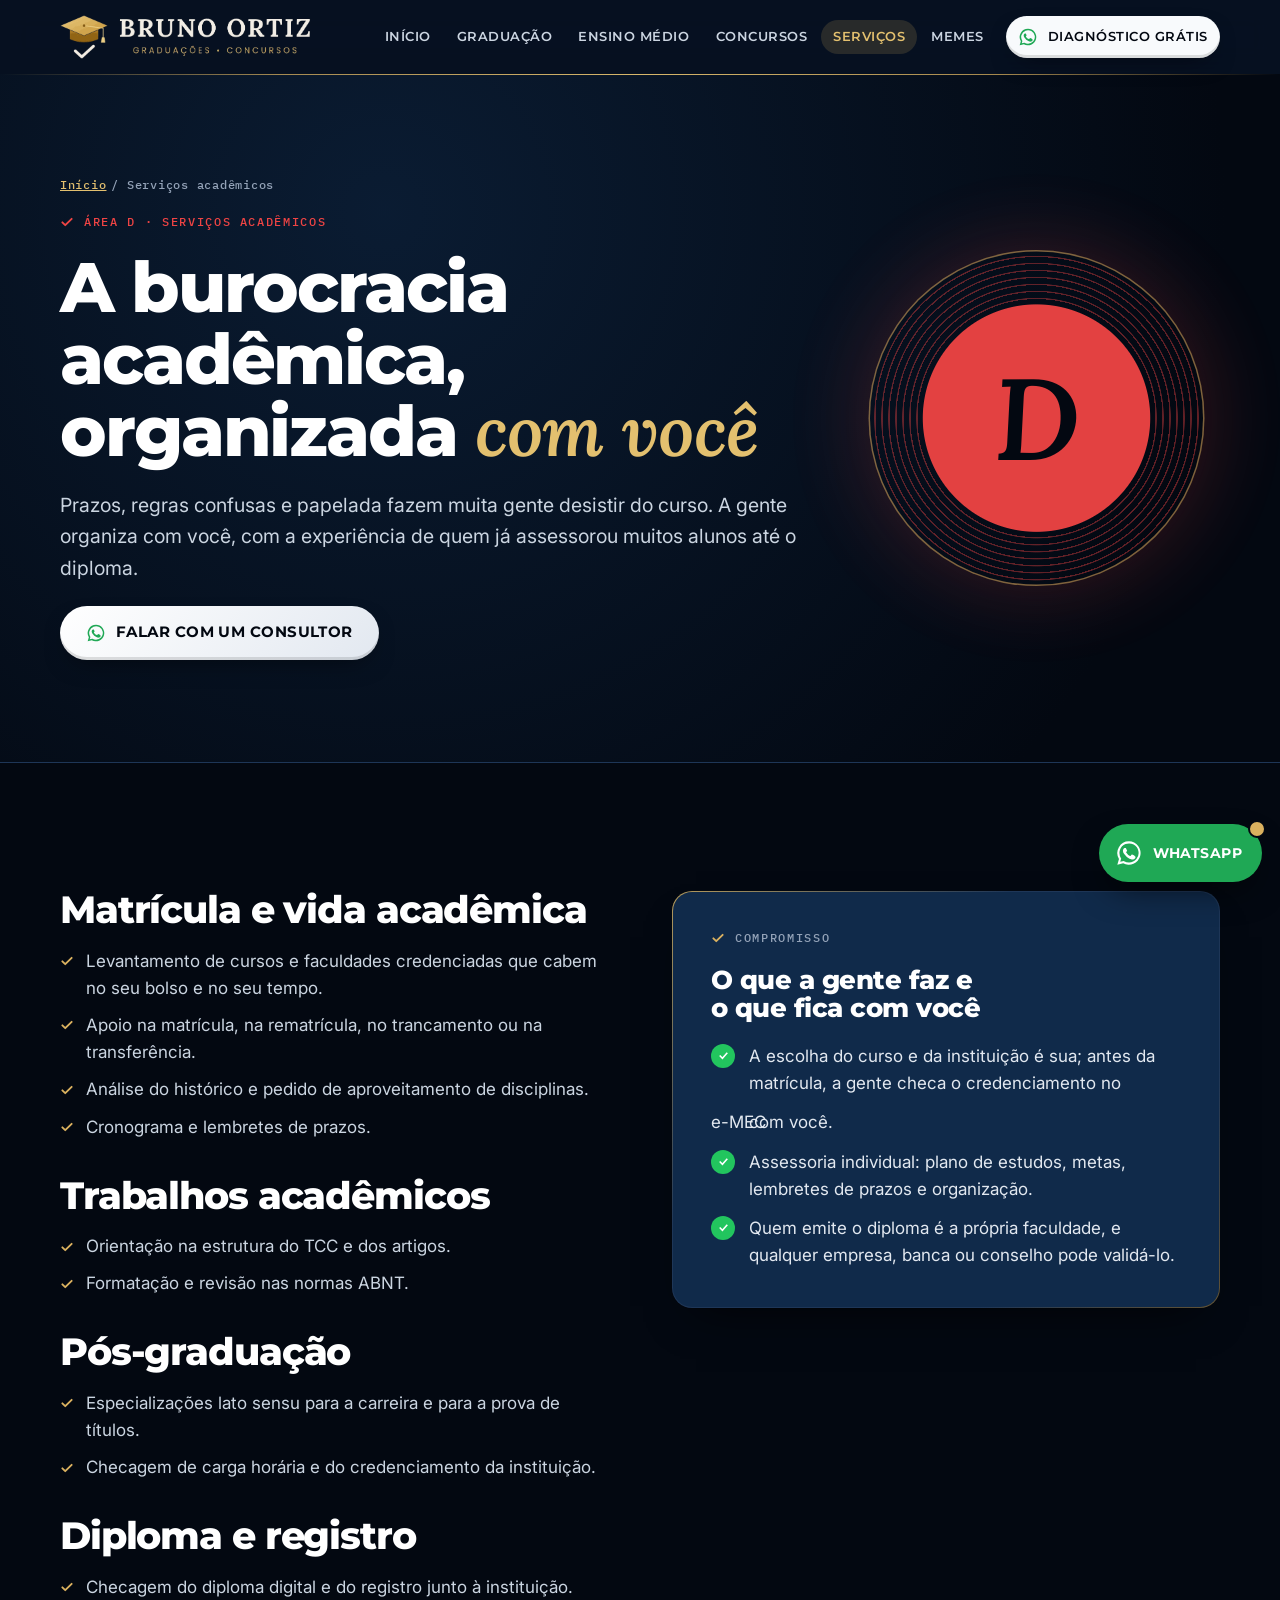
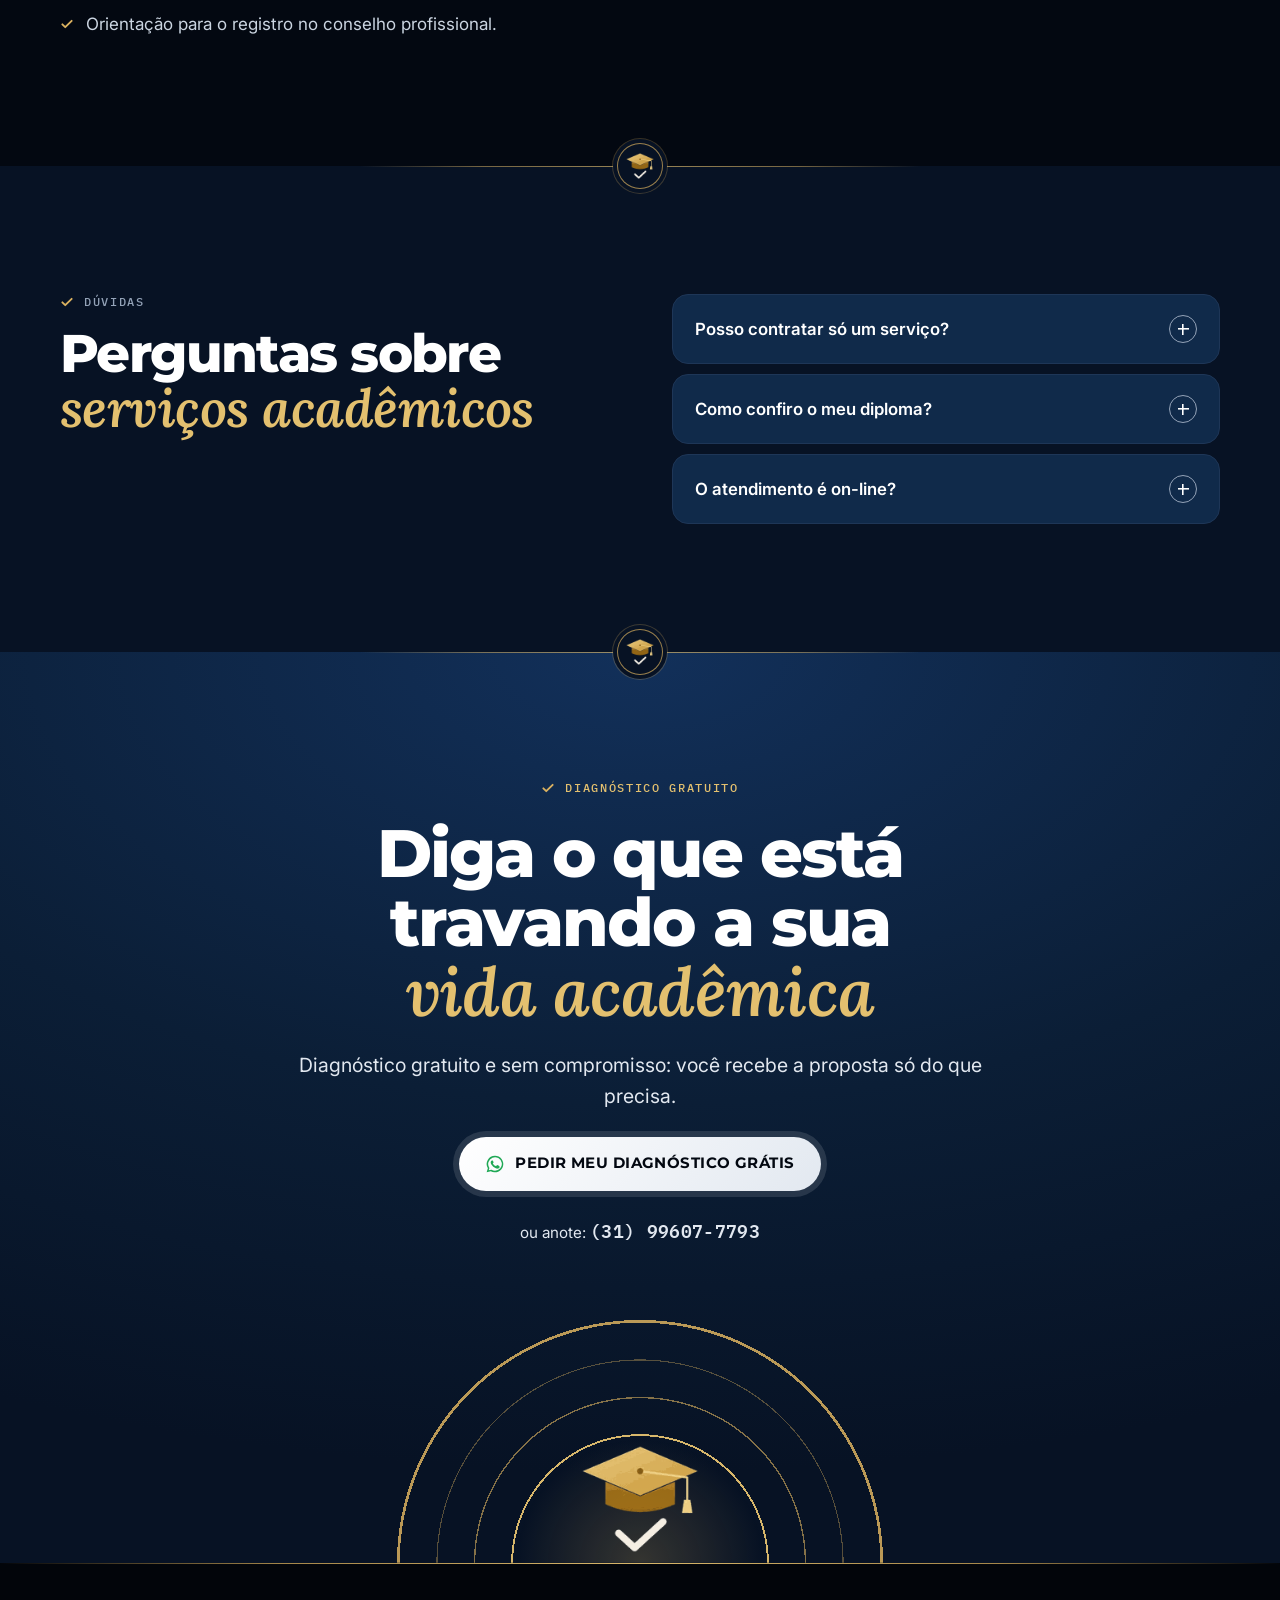
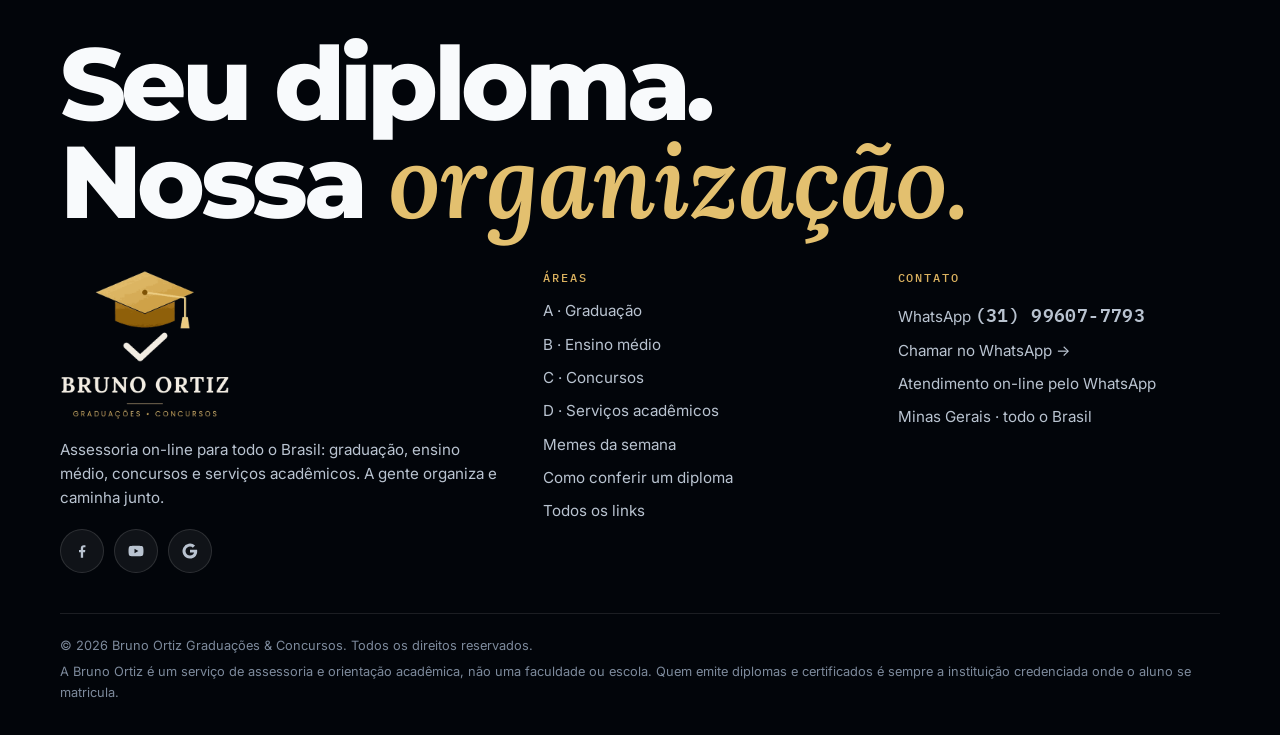
<file: servicos-academicos.html>
<!doctype html>
<html lang="pt-BR">
<head>
<meta charset="utf-8">
<meta name="viewport" content="width=device-width, initial-scale=1, viewport-fit=cover">
<title>Serviços Acadêmicos: Matrícula, TCC, Pós e Diploma | Bruno Ortiz</title>
<meta name="description" content="Matrícula, transferência, aproveitamento de disciplinas, TCC nas normas ABNT, pós-graduação e conferência do diploma: a burocracia acadêmica organizada com você. Diagnóstico grátis.">
<link rel="canonical" href="https://brunoaprovaconcursos.com.br/servicos-academicos.html">
<meta name="robots" content="index, follow, max-image-preview:large">
<meta name="theme-color" content="#071224">
<meta name="author" content="Bruno Ortiz Graduações & Concursos">
<meta property="og:type" content="website">
<meta property="og:locale" content="pt_BR">
<meta property="og:site_name" content="Bruno Ortiz">
<meta property="og:title" content="Serviços Acadêmicos: Matrícula, TCC, Pós e Diploma | Bruno Ortiz">
<meta property="og:description" content="Matrícula, transferência, aproveitamento de disciplinas, TCC nas normas ABNT, pós-graduação e conferência do diploma: a burocracia acadêmica organizada com você. Diagnóstico grátis.">
<meta property="og:url" content="https://brunoaprovaconcursos.com.br/servicos-academicos.html">
<meta property="og:image" content="https://brunoaprovaconcursos.com.br/assets/og-image.jpg">
<meta property="og:image:width" content="1200">
<meta property="og:image:height" content="630">
<meta property="og:image:alt" content="Bruno Ortiz · Graduações e Concursos">
<meta name="twitter:card" content="summary_large_image">
<meta name="twitter:title" content="Serviços Acadêmicos: Matrícula, TCC, Pós e Diploma | Bruno Ortiz">
<meta name="twitter:description" content="Matrícula, transferência, aproveitamento de disciplinas, TCC nas normas ABNT, pós-graduação e conferência do diploma: a burocracia acadêmica organizada com você. Diagnóstico grátis.">
<meta name="twitter:image" content="https://brunoaprovaconcursos.com.br/assets/og-image.jpg">
<link rel="icon" href="assets/favicon.ico" sizes="any">
<link rel="icon" href="assets/favicon-32.png" type="image/png" sizes="32x32">
<link rel="apple-touch-icon" href="assets/apple-touch-icon.png">
<link rel="manifest" href="site.webmanifest">
<link rel="preconnect" href="https://fonts.googleapis.com">
<link rel="preconnect" href="https://fonts.gstatic.com" crossorigin>
<link rel="stylesheet" href="https://fonts.googleapis.com/css2?family=Inter:wght@400;500;600;700&family=Lora:ital,wght@1,500;1,600&family=Montserrat:wght@500;600;700;800;900&display=swap">
<link rel="stylesheet" href="assets/style.css?v=20261029c">
<script type="application/ld+json">{"@context": "https://schema.org", "@type": "EducationalOrganization", "@id": "https://brunoaprovaconcursos.com.br/#org", "name": "Bruno Ortiz Graduações & Concursos", "alternateName": ["Bruno Ortiz", "Bruno Aprova Concursos"], "url": "https://brunoaprovaconcursos.com.br/", "logo": "https://brunoaprovaconcursos.com.br/assets/icon-512.png", "image": "https://brunoaprovaconcursos.com.br/assets/og-image.jpg", "telephone": "+55-31-99607-7793", "description": "Assessoria on-line para graduação, ensino médio, concursos públicos e serviços acadêmicos. A equipe organiza tudo para você.", "address": {"@type": "PostalAddress", "addressRegion": "MG", "addressCountry": "BR"}, "areaServed": {"@type": "Country", "name": "Brasil"}, "slogan": "A gente organiza tudo para você.", "knowsAbout": ["Assessoria acadêmica", "Graduação EAD", "Segunda graduação", "Pós-graduação", "ENCCEJA", "EJA a distância", "Concursos públicos", "Plano de estudos", "Normas ABNT", "Diploma digital"], "contactPoint": {"@type": "ContactPoint", "telephone": "+55-31-99607-7793", "contactType": "customer service", "availableLanguage": "Portuguese", "areaServed": "BR"}, "sameAs": ["https://www.facebook.com/1110130492177431", "https://www.youtube.com/channel/UCFcYFOVcGCRMS1OHLwovt9w"]}</script>
<script type="application/ld+json">{"@context": "https://schema.org", "@type": "BreadcrumbList", "itemListElement": [{"@type": "ListItem", "position": 1, "name": "Início", "item": "https://brunoaprovaconcursos.com.br/"}, {"@type": "ListItem", "position": 2, "name": "Serviços acadêmicos", "item": "https://brunoaprovaconcursos.com.br/servicos-academicos.html"}]}</script>
<script type="application/ld+json">{"@context": "https://schema.org", "@type": "Service", "name": "Serviços de assessoria acadêmica", "description": "Serviços acadêmicos com orientação: escolha de curso, matrícula, transferência, aproveitamento de disciplinas, TCC nas normas ABNT, pós-graduação e conferência do diploma.", "provider": {"@id": "https://brunoaprovaconcursos.com.br/#org"}, "areaServed": "BR", "url": "https://brunoaprovaconcursos.com.br/servicos-academicos.html", "serviceType": "Assessoria acadêmica"}</script>
<script type="application/ld+json">{"@context": "https://schema.org", "@type": "FAQPage", "mainEntity": [{"@type": "Question", "name": "Posso contratar só um serviço?", "acceptedAnswer": {"@type": "Answer", "text": "Pode. Conte no diagnóstico o que precisa, e a proposta vem só com isso."}}, {"@type": "Question", "name": "Como confiro o meu diploma?", "acceptedAnswer": {"@type": "Answer", "text": "Todo diploma digital traz o endereço do validador oficial da instituição, e o curso aparece no e-MEC. Se quiser, a gente faz essa checagem com você."}}, {"@type": "Question", "name": "O atendimento é on-line?", "acceptedAnswer": {"@type": "Answer", "text": "Sim, todo pelo WhatsApp, para qualquer lugar do Brasil."}}]}</script>
</head>
<body data-area="servicos">
<a class="skip" href="#conteudo">Pular para o conteúdo</a>
<header class="site-head">
  <div class="wrap">
    <a class="brand" href="index.html" aria-label="Bruno Ortiz, página inicial"><img class="mark" src="assets/logo-simbolo.png" width="48" height="44" alt=""><img class="nome" src="assets/logo-nome.png" width="194" height="40" alt="Bruno Ortiz · Graduações e Concursos"></a>
    <button class="menu-btn" type="button" aria-controls="nav" aria-expanded="false">Menu</button>
    <nav class="nav" id="nav" aria-label="Principal"><a href="index.html">Início</a><a href="diploma.html">Graduação</a><a href="ensino-medio.html">Ensino médio</a><a href="aprovacao.html">Concursos</a><a href="servicos-academicos.html" aria-current="page">Serviços</a><a href="memes.html">Memes</a><a class="btn btn--wa btn--sm" href="https://wa.me/5531996077793" data-wa="Olá, equipe Bruno Ortiz! Vim pelo site e quero orientação." data-wa-label="menu"><svg viewBox="0 0 24 24" aria-hidden="true"><path fill="currentColor" d="M12 2a10 10 0 0 0-8.6 15.1L2 22l5-1.3A10 10 0 1 0 12 2Zm0 18.2a8.2 8.2 0 0 1-4.2-1.2l-.3-.2-3 .8.8-2.9-.2-.3A8.2 8.2 0 1 1 12 20.2Zm4.5-6.1c-.2-.1-1.5-.7-1.7-.8s-.4-.1-.6.1-.7.8-.8 1-.3.2-.5.1a6.7 6.7 0 0 1-3.3-2.9c-.3-.4.2-.4.7-1.3.1-.2 0-.3 0-.4l-.8-1.8c-.2-.5-.4-.4-.6-.4h-.5a1 1 0 0 0-.7.3 3 3 0 0 0-.9 2.2 5.2 5.2 0 0 0 1.1 2.7 11.8 11.8 0 0 0 4.5 4c1.7.7 2.3.8 3.2.6a2.7 2.7 0 0 0 1.8-1.2 2.2 2.2 0 0 0 .1-1.3c0-.1-.2-.2-.5-.3Z"/></svg><span>Diagnóstico grátis</span></a></nav>
  </div>
</header>
<main id="conteudo">

<section class="page-hero" data-letra="D"><div class="wrap">
  <nav class="crumbs" aria-label="Você está em"><a href="index.html">Início</a> / Serviços acadêmicos</nav>
  <span class="eyebrow">Área D · Serviços acadêmicos</span>
  <h1>A burocracia acadêmica, organizada <em>com você</em></h1>
  <p class="lead">Prazos, regras confusas e papelada fazem muita gente desistir do curso. A gente organiza com você, com a experiência de quem já assessorou muitos alunos até o diploma.</p>
  <div class="actions"><a class="btn btn--wa" href="https://wa.me/5531996077793" data-wa="Olá, equipe Bruno Ortiz! Preciso de ajuda com um serviço acadêmico:" data-wa-label="servicos-topo"><svg viewBox="0 0 24 24" aria-hidden="true"><path fill="currentColor" d="M12 2a10 10 0 0 0-8.6 15.1L2 22l5-1.3A10 10 0 1 0 12 2Zm0 18.2a8.2 8.2 0 0 1-4.2-1.2l-.3-.2-3 .8.8-2.9-.2-.3A8.2 8.2 0 1 1 12 20.2Zm4.5-6.1c-.2-.1-1.5-.7-1.7-.8s-.4-.1-.6.1-.7.8-.8 1-.3.2-.5.1a6.7 6.7 0 0 1-3.3-2.9c-.3-.4.2-.4.7-1.3.1-.2 0-.3 0-.4l-.8-1.8c-.2-.5-.4-.4-.6-.4h-.5a1 1 0 0 0-.7.3 3 3 0 0 0-.9 2.2 5.2 5.2 0 0 0 1.1 2.7 11.8 11.8 0 0 0 4.5 4c1.7.7 2.3.8 3.2.6a2.7 2.7 0 0 0 1.8-1.2 2.2 2.2 0 0 0 .1-1.3c0-.1-.2-.2-.5-.3Z"/></svg><span>Falar com um consultor</span></a></div>
</div></section>
<section class="band"><div class="wrap split">
  <div class="prose"><h2>Matrícula e vida acadêmica</h2>
<ul><li>Levantamento de cursos e faculdades credenciadas que cabem no seu bolso e no seu tempo.</li><li>Apoio na matrícula, na rematrícula, no trancamento ou na transferência.</li><li>Análise do histórico e pedido de aproveitamento de disciplinas.</li><li>Cronograma e lembretes de prazos.</li></ul>
<h2>Trabalhos acadêmicos</h2>
<ul><li>Orientação na estrutura do TCC e dos artigos.</li><li>Formatação e revisão nas normas ABNT.</li></ul>
<h2>Pós-graduação</h2>
<ul><li>Especializações lato sensu para a carreira e para a prova de títulos.</li><li>Checagem de carga horária e do credenciamento da instituição.</li></ul>
<h2>Diploma e registro</h2>
<ul><li>Checagem do diploma digital e do registro junto à instituição.</li><li>Orientação para o registro no conselho profissional.</li></ul></div>
  <div class="stack sticky"><div class="pledge">
  <span class="eyebrow">Compromisso</span>
  <h3>O que a gente faz e o que fica com você</h3>
  <ul class="checks"><li>A escolha do curso e da instituição é sua; antes da matrícula, a gente checa o credenciamento no <span class="nb">e-MEC</span> com você.</li><li>Assessoria individual: plano de estudos, metas, lembretes de prazos e organização.</li><li>Quem emite o diploma é a própria faculdade, e qualquer empresa, banca ou conselho pode validá-lo.</li></ul>
</div></div>
</div></section>
<section class="band band--alt"><div class="wrap split">
  <div class="stack"><span class="eyebrow">Dúvidas</span><h2>Perguntas sobre <em>serviços acadêmicos</em></h2></div>
  <div class="faq"><details><summary>Posso contratar só um serviço?</summary><p>Pode. Conte no diagnóstico o que precisa, e a proposta vem só com isso.</p></details><details><summary>Como confiro o meu diploma?</summary><p>Todo diploma digital traz o endereço do validador oficial da instituição, e o curso aparece no <span class="nb">e-MEC</span>. Se quiser, a gente faz essa checagem com você.</p></details><details><summary>O atendimento é on-line?</summary><p>Sim, todo pelo WhatsApp, para qualquer lugar do Brasil.</p></details></div>
</div></section>
<section class="band band--blue" aria-labelledby="cta-servicos">
  <div class="wrap cta">
    <span class="eyebrow">Diagnóstico gratuito</span>
    <h2 id="cta-servicos">Diga o que está travando a sua <em>vida acadêmica</em></h2>
    <p class="lead">Diagnóstico gratuito e sem compromisso: você recebe a proposta só do que precisa.</p>
    <a class="btn btn--wa" href="https://wa.me/5531996077793" data-wa="Olá, equipe Bruno Ortiz! Preciso de ajuda com um serviço acadêmico:" data-wa-label="servicos"><svg viewBox="0 0 24 24" aria-hidden="true"><path fill="currentColor" d="M12 2a10 10 0 0 0-8.6 15.1L2 22l5-1.3A10 10 0 1 0 12 2Zm0 18.2a8.2 8.2 0 0 1-4.2-1.2l-.3-.2-3 .8.8-2.9-.2-.3A8.2 8.2 0 1 1 12 20.2Zm4.5-6.1c-.2-.1-1.5-.7-1.7-.8s-.4-.1-.6.1-.7.8-.8 1-.3.2-.5.1a6.7 6.7 0 0 1-3.3-2.9c-.3-.4.2-.4.7-1.3.1-.2 0-.3 0-.4l-.8-1.8c-.2-.5-.4-.4-.6-.4h-.5a1 1 0 0 0-.7.3 3 3 0 0 0-.9 2.2 5.2 5.2 0 0 0 1.1 2.7 11.8 11.8 0 0 0 4.5 4c1.7.7 2.3.8 3.2.6a2.7 2.7 0 0 0 1.8-1.2 2.2 2.2 0 0 0 .1-1.3c0-.1-.2-.2-.5-.3Z"/></svg><span>Pedir meu diagnóstico grátis</span></a>
    <span class="alt">ou anote: <span class="phone">(31) 99607-7793</span></span>
  </div>
</section>

</main>
<footer class="site-foot">
  <div class="wrap">
    <p class="foot-big">Seu diploma.<br>Nossa <span>organização.</span></p>
    <div class="foot-grid">
      <div class="stack">
        <a class="brand-foot" href="index.html" aria-label="Bruno Ortiz, página inicial"><img src="assets/logo-completo.png" width="170" height="149" alt="Bruno Ortiz · Graduações e Concursos" loading="lazy"></a>
        <p>Assessoria on-line para todo o Brasil: graduação, ensino médio, concursos e serviços acadêmicos. A gente organiza e caminha junto.</p>
        <div class="socials"><a data-social="facebook" href="https://www.facebook.com/1110130492177431" target="_blank" rel="noopener" aria-label="Facebook"><svg viewBox="0 0 24 24" aria-hidden="true"><path d="M13.5 21v-7.5H16l.4-3h-2.9V8.6c0-.9.3-1.5 1.5-1.5h1.6V4.4a21 21 0 0 0-2.3-.1c-2.3 0-3.9 1.4-3.9 4v2.2H8v3h2.4V21h3.1Z"/></svg></a><a data-social="youtube" href="https://www.youtube.com/channel/UCFcYFOVcGCRMS1OHLwovt9w" target="_blank" rel="noopener" aria-label="YouTube"><svg viewBox="0 0 24 24" aria-hidden="true"><path d="M21.6 7.2a2.5 2.5 0 0 0-1.8-1.8C18.2 5 12 5 12 5s-6.2 0-7.8.4A2.5 2.5 0 0 0 2.4 7.2 26 26 0 0 0 2 12a26 26 0 0 0 .4 4.8 2.5 2.5 0 0 0 1.8 1.8C5.8 19 12 19 12 19s6.2 0 7.8-.4a2.5 2.5 0 0 0 1.8-1.8A26 26 0 0 0 22 12a26 26 0 0 0-.4-4.8ZM10 15V9l5.2 3L10 15Z"/></svg></a><a data-social="google" href="https://www.google.com/search?q=Bruno+Aprova+Concursos" target="_blank" rel="noopener" aria-label="Google Meu Negócio"><svg viewBox="0 0 24 24" aria-hidden="true"><path d="M21.6 12.2c0-.7-.1-1.4-.2-2H12v3.8h5.4a4.6 4.6 0 0 1-2 3v2.5h3.2c1.9-1.7 3-4.3 3-7.3ZM12 22c2.7 0 5-.9 6.6-2.4l-3.2-2.5c-.9.6-2 1-3.4 1-2.6 0-4.8-1.8-5.6-4.1H3.1v2.6A10 10 0 0 0 12 22Zm-5.6-8a6 6 0 0 1 0-3.9V7.5H3.1a10 10 0 0 0 0 9l3.3-2.5ZM12 6c1.5 0 2.8.5 3.8 1.5l2.9-2.9A10 10 0 0 0 3.1 7.5l3.3 2.6C7.2 7.8 9.4 6 12 6Z"/></svg></a><a data-social="instagram" href="" target="_blank" rel="noopener" aria-label="Instagram" hidden><svg viewBox="0 0 24 24" aria-hidden="true"><path d="M12 7a5 5 0 1 0 0 10 5 5 0 0 0 0-10Zm0 8.2A3.2 3.2 0 1 1 12 8.8a3.2 3.2 0 0 1 0 6.4ZM17.3 5.5a1.2 1.2 0 1 0 0 2.4 1.2 1.2 0 0 0 0-2.4ZM12 3.8c2.7 0 3 0 4 .1 2.7.1 4 1.4 4.1 4.1.1 1 .1 1.3.1 4s0 3-.1 4c-.1 2.7-1.4 4-4.1 4.1-1 .1-1.3.1-4 .1s-3 0-4-.1c-2.7-.1-4-1.4-4.1-4.1-.1-1-.1-1.3-.1-4s0-3 .1-4C4 5.3 5.3 4 8 3.9c1 0 1.3-.1 4-.1ZM12 2C9.3 2 8.9 2 7.9 2.1 4.2 2.2 2.2 4.2 2.1 7.9 2 8.9 2 9.3 2 12s0 3.1.1 4.1c.1 3.7 2.1 5.7 5.8 5.8 1 .1 1.4.1 4.1.1s3.1 0 4.1-.1c3.7-.1 5.7-2.1 5.8-5.8.1-1 .1-1.4.1-4.1s0-3.1-.1-4.1c-.1-3.7-2.1-5.7-5.8-5.8C15.1 2 14.7 2 12 2Z"/></svg></a></div>
      </div>
      <div><h4>Áreas</h4><ul><li><a href="diploma.html">A · Graduação</a></li><li><a href="ensino-medio.html">B · Ensino médio</a></li><li><a href="aprovacao.html">C · Concursos</a></li><li><a href="servicos-academicos.html">D · Serviços acadêmicos</a></li><li><a href="memes.html">Memes da semana</a></li><li><a href="artigo.html">Como conferir um diploma</a></li><li><a href="redes.html">Todos os links</a></li></ul></div>
      <div><h4>Contato</h4><ul>
        <li>WhatsApp <span class="phone">(31) 99607-7793</span></li>
        <li><a href="https://wa.me/5531996077793" data-wa="Olá, equipe Bruno Ortiz! Vim pelo site e quero orientação." data-wa-label="rodape">Chamar no WhatsApp →</a></li>
        <li>Atendimento on-line pelo WhatsApp</li>
        <li>Minas Gerais · todo o Brasil</li>
      </ul></div>
    </div>
    <div class="legal">
      <span>©️ <span id="year">2026</span> Bruno Ortiz Graduações & Concursos. Todos os direitos reservados.</span>
      <span>A Bruno Ortiz é um serviço de assessoria e orientação acadêmica, não uma faculdade ou escola. Quem emite diplomas e certificados é sempre a instituição credenciada onde o aluno se matricula.</span>
    </div>
  </div>
</footer>
<a class="wa-float" href="https://wa.me/5531996077793" data-wa="Olá, equipe Bruno Ortiz! Vim pelo site e quero orientação." data-wa-label="flutuante" aria-label="Falar no WhatsApp"><svg viewBox="0 0 24 24" aria-hidden="true"><path fill="currentColor" d="M12 2a10 10 0 0 0-8.6 15.1L2 22l5-1.3A10 10 0 1 0 12 2Zm0 18.2a8.2 8.2 0 0 1-4.2-1.2l-.3-.2-3 .8.8-2.9-.2-.3A8.2 8.2 0 1 1 12 20.2Zm4.5-6.1c-.2-.1-1.5-.7-1.7-.8s-.4-.1-.6.1-.7.8-.8 1-.3.2-.5.1a6.7 6.7 0 0 1-3.3-2.9c-.3-.4.2-.4.7-1.3.1-.2 0-.3 0-.4l-.8-1.8c-.2-.5-.4-.4-.6-.4h-.5a1 1 0 0 0-.7.3 3 3 0 0 0-.9 2.2 5.2 5.2 0 0 0 1.1 2.7 11.8 11.8 0 0 0 4.5 4c1.7.7 2.3.8 3.2.6a2.7 2.7 0 0 0 1.8-1.2 2.2 2.2 0 0 0 .1-1.3c0-.1-.2-.2-.5-.3Z"/></svg><span>WhatsApp</span></a>
<script src="assets/app.js?v=20261113a" defer></script>
</body>
</html>
</file>
<file: assets/style.css>
/* Bruno Ortiz Graduações & Concursos — estilos do site.
   Cores da marca: azul-marinho, branco, dourado do logo e uma cor por área.
   As áreas são codificadas por letra e cor: A graduação, B ensino médio, C concursos, D serviços. */
/* Mono do cartão-resposta hospedada no próprio site. Montserrat e Inter vêm do Google Fonts (as mesmas do site antigo). */
@font-face{font-family:"IBM Plex Mono";font-style:normal;font-weight:500;font-display:swap;src:url("fonts/ibm-plex-mono-500-latin.woff2") format("woff2");unicode-range:U+0000-00FF, U+0131, U+0152-0153, U+02BB-02BC, U+02C6, U+02DA, U+02DC, U+0304, U+0308, U+0329, U+2000-206F, U+20AC, U+2122, U+2191, U+2193, U+2212, U+2215, U+FEFF, U+FFFD}
@font-face{font-family:"IBM Plex Mono";font-style:normal;font-weight:600;font-display:swap;src:url("fonts/ibm-plex-mono-600-latin.woff2") format("woff2");unicode-range:U+0000-00FF, U+0131, U+0152-0153, U+02BB-02BC, U+02C6, U+02DA, U+02DC, U+0304, U+0308, U+0329, U+2000-206F, U+20AC, U+2122, U+2191, U+2193, U+2212, U+2215, U+FEFF, U+FFFD}
:root{
  --papel:#030811;        /* fundo (azul-marinho mais escuro) */
  --papel-2:#071224;      /* faixas alternadas */
  --card:#102A4A;         /* cartões */
  --grafite:#F8FAFC;      /* texto */
  --grafite-2:#94A3B8;    /* texto secundário */
  --texto-2:#CBD5E1;      /* parágrafos de apoio */
  --linha:#1E3657;        /* bordas */
  --ipe:#F8FAFC;          /* botão principal (branco, como no site antigo) */
  --ipe-2:#E2E8F0;
  --ouro:#DAB15F;         /* dourado do logo */
  --ouro-2:#E3C06F;
  --ouro-3:#99732A;
  --creme:#F7F0E8;        /* creme do logo */
  --caneta:#DAB15F;
  --caneta-txt:#E3C06F;
  --banda:#0B1E36;        /* faixas escuras (azul-marinho principal) */
  --banda-2:#102A4A;
  --aprova:#22C55E;
  --wa:#1FA855;
  --area-a:#38BDF8;       /* A graduação (azul do "Diploma" no site antigo) */
  --area-b:#F7F0E8;       /* B ensino médio (creme do logo) */
  --area-c:#FBBF24;       /* C concursos (amarelo do "Aprovação" no site antigo) */
  --area-d:#EF4444;       /* D serviços (vermelho do "Editorial" no site antigo) */
  --display:"Montserrat","Arial Black",system-ui,sans-serif;
  --body:"Inter","Segoe UI",system-ui,-apple-system,sans-serif;
  --mono:"IBM Plex Mono",ui-monospace,"SFMono-Regular",Menlo,monospace;
  --r:20px;
  --r-sm:12px;
  --max:1200px;
  --sombra:0 1px 0 rgba(0,0,0,.2),0 22px 44px -24px rgba(0,0,0,.8);
  color-scheme:dark;
}

*,*::before,*::after{box-sizing:border-box}
[hidden]:not(#hg-chat){display:none!important}
.nb{white-space:nowrap}
html{scroll-behavior:smooth;-webkit-text-size-adjust:100%}
body{margin:0;background:var(--papel);color:var(--grafite);font:400 17px/1.6 var(--body);text-rendering:optimizeLegibility;overflow-x:hidden}
img,video,svg,iframe{max-width:100%}
img,video{display:block}
a{color:inherit}
::selection{background:var(--ouro);color:#030811}
:focus-visible{outline:3px solid var(--ouro);outline-offset:3px;border-radius:8px}
h1,h2,h3,h4{font-family:var(--display);font-weight:800;line-height:1.02;letter-spacing:-.03em;text-wrap:balance;margin:0;color:#fff}
h1{font-size:clamp(2.4rem,6.4vw,5rem)}
h2{font-size:clamp(1.95rem,4.4vw,3.3rem)}
h3{font-size:1.4rem;letter-spacing:-.02em;line-height:1.12}
p{margin:0;max-width:62ch}
.eyebrow{display:inline-flex;align-items:center;gap:10px;font:500 .74rem/1.3 var(--mono);letter-spacing:.14em;text-transform:uppercase;color:var(--grafite-2)}
.eyebrow::before{content:"";flex:none;width:11px;height:11px;border-radius:50%;background:var(--ouro);box-shadow:0 0 0 3px rgba(218,177,95,.18)}
.wrap{max-width:var(--max);margin:0 auto;padding-left:max(20px,env(safe-area-inset-left,0px));padding-right:max(20px,env(safe-area-inset-right,0px))}
.band{padding-block:clamp(72px,10vw,128px)}
.band--alt{background:var(--papel-2)}
.band--blue{background:radial-gradient(120% 90% at 50% 0%,#12305A 0%,var(--banda) 55%,#071224 100%);color:#F3F4F6}
.band--blue .eyebrow{color:var(--ouro-2)}
.band--blue p,.band--blue .lead{color:#E2E8F0}
.stack{display:grid;gap:18px}
.lead{font-size:clamp(1.06rem,1.6vw,1.22rem);color:var(--texto-2);line-height:1.6}
.skip{position:absolute;left:-999px;top:8px;background:var(--ipe);color:#030811;padding:8px 14px;border-radius:8px;z-index:99}
.skip:focus{left:12px}
.hl{background:linear-gradient(transparent 60%,rgba(218,177,95,.55) 60%,rgba(218,177,95,.55) 92%,transparent 92%);padding-inline:.06em;color:inherit}

/* Topo */
body::before{content:"";position:fixed;inset:0 0 auto;height:env(safe-area-inset-top,0px);z-index:60;background:var(--papel)}
.site-head{position:sticky;top:env(safe-area-inset-top,0px);z-index:50;background:rgba(7,18,36,.86);backdrop-filter:saturate(1.4) blur(14px);-webkit-backdrop-filter:saturate(1.4) blur(14px);border-bottom:1px solid var(--linha)}
.site-head .wrap{display:flex;align-items:center;justify-content:space-between;gap:16px;min-height:74px}
.brand{display:flex;align-items:center;gap:10px;text-decoration:none;color:var(--grafite);min-width:0}
.brand .mark{width:auto;height:44px;flex:none}
.brand .nome{width:auto;height:40px;flex:none}
.nav{display:flex;gap:2px;align-items:center}
.nav a{text-decoration:none;font:600 .8rem/1 var(--display);letter-spacing:.04em;text-transform:uppercase;padding:11px 12px;border-radius:999px;color:#CBD5E1;white-space:nowrap}
.nav a:hover{background:rgba(255,255,255,.06);color:#fff}
.nav a[aria-current="page"]{background:rgba(218,177,95,.16);color:var(--ouro-2)}
.nav .btn{margin-left:8px}
.nav a.btn--wa,.nav a.btn--wa:hover{color:#030811;background:var(--ipe)}
.menu-btn{display:none;background:transparent;border:1px solid rgba(255,255,255,.35);color:#fff;border-radius:999px;padding:10px 16px;font:700 .78rem/1 var(--display);letter-spacing:.06em;text-transform:uppercase;cursor:pointer}
@media (max-width:1180px){
  .menu-btn{display:block}
  .nav{position:absolute;left:0;right:0;top:100%;flex-direction:column;align-items:stretch;background:#071224;padding:12px max(20px,env(safe-area-inset-right,0px)) 20px max(20px,env(safe-area-inset-left,0px));border-bottom:1px solid var(--linha);box-shadow:var(--sombra);max-height:calc(100vh - 80px);overflow-y:auto}
  .nav:not(.open){display:none}
  .nav a{padding:15px 16px;font-size:.95rem;border-bottom:1px solid rgba(255,255,255,.05);border-radius:12px}
  .nav .btn{margin:12px 0 0;border-bottom:0}
}
@media (max-width:420px){.brand .mark{height:36px}.brand .nome{height:31px}.site-head .wrap{gap:10px}}

/* Botões */
.btn{display:inline-flex;align-items:center;justify-content:center;gap:10px;text-decoration:none;font:700 .92rem/1.15 var(--display);letter-spacing:.03em;text-transform:uppercase;text-align:center;padding:17px 26px;border-radius:999px;border:0;cursor:pointer;transition:transform .18s cubic-bezier(.2,.8,.2,1),box-shadow .18s,background .18s}
.btn svg{width:20px;height:20px;flex:none}
.btn--wa{background:linear-gradient(135deg,#fff,var(--ipe-2));color:#030811;box-shadow:inset 0 -3px 0 rgba(0,0,0,.12),0 10px 26px -12px rgba(0,0,0,.6)}
.btn--wa:hover{transform:translateY(-2px);box-shadow:inset 0 -3px 0 rgba(0,0,0,.12),0 14px 30px -12px rgba(255,255,255,.25)}
.btn--wa svg{color:#1FA855}
.btn--ink{background:var(--ouro);color:#030811}
.btn--ink:hover{transform:translateY(-2px);background:var(--ouro-2)}
.btn--ghost{background:transparent;color:inherit;box-shadow:inset 0 0 0 1.5px currentColor}
.btn--ghost:hover{background:rgba(255,255,255,.07)}
.btn--sm{padding:12px 18px;font-size:.78rem}
.actions{display:flex;flex-wrap:wrap;gap:12px}

/* Topo da página inicial */
.hero{position:relative;overflow:hidden;isolation:isolate;border-bottom:1px solid var(--linha);background:radial-gradient(circle at 50% 30%,rgba(11,30,54,.85) 0%,var(--papel) 85%)}
.hero::after{content:"";position:absolute;z-index:-1;width:min(70vw,820px);aspect-ratio:1;right:-18%;top:-34%;border-radius:50%;background:radial-gradient(circle at 50% 50%,rgba(218,177,95,.26) 0,rgba(218,177,95,.12) 32%,rgba(218,177,95,.04) 52%,transparent 68%);animation:nasce 1.6s cubic-bezier(.2,.8,.2,1) both}
@keyframes nasce{from{transform:translateY(18%);opacity:0}to{transform:none;opacity:1}}
.hero .wrap{display:grid;grid-template-columns:1.12fr .88fr;gap:clamp(32px,5vw,72px);align-items:center;padding-block:clamp(44px,7vw,100px)}
.hero-copy{display:grid;gap:26px;min-width:0}
.hero h1{font-size:clamp(2.35rem,5.4vw,4.3rem)}
.hero h1 .sol{position:relative;white-space:nowrap;color:var(--ouro-2)}
.hero h1 .sol::after{content:"";display:inline-block;vertical-align:.55em;margin-left:.08em;width:.26em;height:.26em;border-radius:50%;background:var(--ouro);box-shadow:0 0 0 .07em var(--papel),0 0 0 .1em var(--ouro-2)}
.trust{display:flex;flex-wrap:wrap;gap:8px;list-style:none;padding:0;margin:0}
.trust li{display:flex;align-items:center;gap:8px;font:500 .76rem/1.2 var(--mono);letter-spacing:.03em;padding:9px 13px;border-radius:999px;background:var(--card);border:1px solid var(--linha);color:#E2E8F0}
.trust li::before{content:"";flex:none;width:8px;height:8px;border-radius:50%;background:var(--aprova)}

/* Cartão-resposta */
.gabarito{background:var(--card);border:1px solid var(--linha);border-radius:26px;box-shadow:var(--sombra);padding:clamp(22px,3vw,32px);display:grid;gap:20px;min-width:0;position:relative}
.gabarito::before{content:"";position:absolute;inset:10px;border:1.5px dashed rgba(218,177,95,.35);border-radius:18px;pointer-events:none}
.gabarito header{display:flex;justify-content:space-between;align-items:baseline;gap:12px;font:500 .7rem/1.3 var(--mono);letter-spacing:.14em;text-transform:uppercase;color:var(--ouro-2)}
.gabarito h2{font-size:clamp(1.55rem,2.6vw,1.95rem);letter-spacing:-.02em}
.gabarito fieldset{border:0;margin:0;padding:0;display:grid;gap:8px;min-width:0}
.gabarito legend{font:600 .95rem var(--body);margin-bottom:8px;padding:0;color:#fff}
.opt{position:relative;display:flex;align-items:center;gap:12px;padding:11px 14px;border-radius:14px;border:1px solid var(--linha);cursor:pointer;transition:border-color .15s,background .15s;font-weight:500;color:#E2E8F0;background:rgba(3,8,17,.25)}
.opt:hover{border-color:var(--grafite-2)}
.opt input{position:absolute;opacity:0;pointer-events:none}
.opt .bolha{flex:none;width:30px;height:30px;border-radius:50%;display:grid;place-items:center;border:1.5px solid var(--grafite-2);font:600 .78rem var(--mono);color:var(--grafite-2);transition:background .2s,border-color .2s,color .2s,transform .2s}
.opt input:checked + .bolha{background:var(--ouro);border-color:var(--ouro);color:#030811;transform:scale(1.06)}
.opt:has(input:checked){border-color:var(--ouro);background:rgba(218,177,95,.1);color:#fff}
.opt input:focus-visible + .bolha{outline:3px solid var(--ouro);outline-offset:2px}
.gabarito .btn{width:100%}
.gabarito small{font:500 .72rem/1.45 var(--mono);color:var(--grafite-2);text-align:center}

@media (max-width:900px){.hero .wrap{grid-template-columns:1fr}.hero::after{right:-40%;top:-12%;width:110vw}}

/* Faixa rolante */
.ticker{background:linear-gradient(90deg,var(--ouro-3),var(--ouro) 30%,var(--ouro-2) 70%,var(--ouro));color:#030811;overflow:hidden;border-bottom:1px solid rgba(0,0,0,.2)}
.ticker ul{display:flex;gap:44px;list-style:none;margin:0;padding:16px 0;width:max-content;animation:rola 38s linear infinite;font:800 1.02rem/1 var(--display);letter-spacing:.02em;text-transform:uppercase;white-space:nowrap}
.ticker li{display:flex;align-items:center;gap:44px}
.ticker li::after{content:"";width:10px;height:10px;border-radius:50%;background:#030811}
@keyframes rola{to{transform:translateX(-50%)}}

/* Vídeo de apresentação */
.video-band{background:radial-gradient(90% 70% at 85% 50%,rgba(218,177,95,.10),transparent 60%),var(--papel)}
.video-grid{display:grid;grid-template-columns:.8fr 1.2fr;gap:clamp(28px,5vw,64px);align-items:center}
.video-grid>*{min-width:0}
.tela{background:var(--card);border:1px solid var(--linha);border-radius:26px;padding:12px;box-shadow:0 30px 70px -30px rgba(0,0,0,.9),0 0 0 1px rgba(218,177,95,.18)}
.tela header{display:flex;justify-content:space-between;align-items:center;gap:12px;padding:6px 8px 12px;font:500 .7rem/1.3 var(--mono);letter-spacing:.14em;text-transform:uppercase;color:var(--ouro-2)}
.tela header .ao-vivo{display:inline-flex;align-items:center;gap:8px}
.tela header .ao-vivo::before{content:"";width:9px;height:9px;border-radius:50%;background:#EF4444;box-shadow:0 0 0 4px rgba(239,68,68,.18)}
.tela .player{position:relative;aspect-ratio:16/9;border-radius:16px;overflow:hidden;background:#000}
.tela .player iframe{position:absolute;inset:0;width:100%;height:100%;border:0}
.video-band .btn{justify-self:start}
@media (max-width:900px){.video-grid{grid-template-columns:1fr}.tela{order:-1}}

/* Áreas */
.head-row{display:flex;flex-wrap:wrap;justify-content:space-between;align-items:end;gap:20px 40px}
.head-row .lead{max-width:44ch}
.bento{display:grid;grid-template-columns:repeat(12,1fr);gap:16px}
.area{--c:var(--area-a);grid-column:span 6;position:relative;display:grid;grid-template-rows:auto 1fr auto;gap:18px;background:var(--card);border:1px solid var(--linha);border-radius:var(--r);padding:clamp(24px,3vw,34px);text-decoration:none;overflow:hidden;transition:transform .25s cubic-bezier(.2,.8,.2,1),border-color .2s,box-shadow .25s;min-height:280px}
.area:hover{transform:translateY(-4px);border-color:var(--c);box-shadow:var(--sombra)}
.area--b{--c:var(--area-b)}
.area--c{--c:var(--area-c)}
.area--d{--c:var(--area-d)}
.area--wide{grid-column:span 7}
.area--narrow{grid-column:span 5}
.area .top{display:flex;justify-content:space-between;align-items:center;gap:12px}
.area .letra{width:46px;height:46px;border-radius:50%;background:var(--c);color:#030811;display:grid;place-items:center;font:600 1rem var(--mono)}
.area--d .letra{color:#fff}
.area .tag{font:500 .7rem/1 var(--mono);letter-spacing:.14em;text-transform:uppercase;color:var(--c)}
.area h3{font-size:clamp(1.55rem,2.5vw,2.1rem);letter-spacing:-.03em}
.area ul{margin:0;padding:0;list-style:none;display:flex;flex-wrap:wrap;gap:6px}
.area ul li{font-size:.86rem;padding:6px 11px;border-radius:999px;background:rgba(3,8,17,.35);color:var(--texto-2)}
.area .more{display:flex;align-items:center;gap:8px;font:700 .8rem var(--display);letter-spacing:.05em;text-transform:uppercase;color:var(--c)}
.area .more::after{content:"→";transition:transform .2s}
.area:hover .more::after{transform:translateX(5px)}
.area::after{content:"";position:absolute;width:180px;height:180px;border-radius:50%;right:-60px;bottom:-60px;background:var(--c);opacity:.1;transition:transform .4s cubic-bezier(.2,.8,.2,1)}
.area:hover::after{transform:scale(1.5)}
@media (max-width:860px){.area,.area--wide,.area--narrow{grid-column:1/-1;min-height:0}}

/* Passos */
.steps{list-style:none;margin:0;padding:0;display:grid;grid-template-columns:repeat(4,1fr);gap:16px;counter-reset:s}
.steps li{counter-increment:s;position:relative;display:grid;align-content:start;gap:12px;padding:26px;border-radius:var(--r);background:rgba(255,255,255,.05);border:1px solid rgba(255,255,255,.12)}
.steps li::before{content:"0" counter(s);font:800 3.2rem/1 var(--display);letter-spacing:-.05em;color:var(--ouro)}
.steps h3{color:#fff}
@media (max-width:900px){.steps{grid-template-columns:1fr 1fr}}
@media (max-width:560px){.steps{grid-template-columns:1fr}}

/* Transparência */
.split{display:grid;grid-template-columns:1fr 1fr;gap:clamp(28px,5vw,72px);align-items:start}
.split>*{min-width:0}
@media (max-width:860px){.split{grid-template-columns:1fr}}
.grid-3{display:grid;grid-template-columns:repeat(3,1fr);gap:16px}
@media (max-width:900px){.grid-3{grid-template-columns:1fr 1fr}}
@media (max-width:600px){.grid-3{grid-template-columns:1fr}}

.pledge{border:1px solid var(--linha);border-radius:var(--r);background:var(--card);padding:clamp(24px,3.4vw,38px);display:grid;gap:20px;box-shadow:var(--sombra)}
.pledge h3{font-size:1.6rem}
.checks{list-style:none;margin:0;padding:0;display:grid;gap:12px;color:#E2E8F0}
.checks li{display:grid;grid-template-columns:26px 1fr;gap:12px;align-items:start}
.checks li::before{content:"";width:24px;height:24px;margin-top:1px;border-radius:50%;background:var(--aprova) url("data:image/svg+xml,%3Csvg xmlns='http://www.w3.org/2000/svg' viewBox='0 0 24 24' fill='none' stroke='white' stroke-width='3'%3E%3Cpath d='M5 12l5 5 9-10'/%3E%3C/svg%3E") center/13px no-repeat}
.checks.no{padding-top:18px;border-top:1px dashed var(--linha)}
.checks.no li::before{background:transparent url("data:image/svg+xml,%3Csvg xmlns='http://www.w3.org/2000/svg' viewBox='0 0 24 24' fill='none' stroke='%23F87171' stroke-width='3'%3E%3Cpath d='M7 7l10 10M17 7L7 17'/%3E%3C/svg%3E") center/12px no-repeat;box-shadow:inset 0 0 0 1.5px #F87171}

.verify{display:grid;grid-template-columns:auto 1fr;gap:22px;align-items:center;border-radius:var(--r);padding:24px;background:var(--card);border:1px solid var(--linha)}
.verify p{color:var(--texto-2)}
.verify strong{color:#fff}
.seal{width:96px;height:96px;border-radius:50%;display:grid;place-items:center;text-align:center;font:600 .64rem/1.25 var(--mono);letter-spacing:.12em;text-transform:uppercase;color:var(--ouro-2);border:2px solid var(--ouro);box-shadow:inset 0 0 0 5px var(--card),inset 0 0 0 6.5px var(--ouro);transform:rotate(-10deg)}
.seal b{display:block;font:800 1.15rem/1 var(--display);letter-spacing:-.02em}
@media (max-width:560px){.verify{grid-template-columns:1fr}}

/* Serviços */
.svc{background:var(--card);border:1px solid var(--linha);border-radius:var(--r-sm);padding:24px;display:grid;gap:10px;align-content:start}
.svc .n{font:500 .7rem var(--mono);letter-spacing:.12em;color:var(--area-d)}
.svc h3{font-size:1.22rem}
.svc p{color:var(--texto-2);font-size:.97rem}

/* Perguntas frequentes */
.faq{display:grid;gap:10px}
.faq details{background:var(--card);border:1px solid var(--linha);border-radius:16px;padding:0 22px;transition:border-color .2s}
.faq details[open]{border-color:var(--ouro)}
.faq summary{cursor:pointer;list-style:none;padding:20px 0;font-weight:600;font-size:1.05rem;display:flex;justify-content:space-between;align-items:center;gap:16px;color:#fff}
.faq summary::-webkit-details-marker{display:none}
.faq summary::after{content:"";flex:none;width:28px;height:28px;border-radius:50%;border:1.5px solid var(--grafite-2);background:linear-gradient(#fff,#fff) center/11px 1.6px no-repeat,linear-gradient(#fff,#fff) center/1.6px 11px no-repeat;transition:transform .2s,background-color .2s}
.faq details[open] summary::after{transform:rotate(45deg);background-color:var(--ouro);border-color:var(--ouro);background-image:linear-gradient(#030811,#030811),linear-gradient(#030811,#030811)}
.faq details p{padding-bottom:22px;color:var(--texto-2)}

/* Chamada final */
.cta{position:relative;text-align:center;display:grid;gap:24px;justify-items:center;isolation:isolate}
.cta::before{content:"";position:absolute;z-index:-1;width:min(520px,90vw);aspect-ratio:2/1;left:50%;bottom:calc(-1 * clamp(72px,10vw,128px));transform:translateX(-50%);border-radius:999px 999px 0 0;background:radial-gradient(circle at 50% 100%,var(--ouro-2),var(--ouro) 45%,var(--ouro-3));opacity:.95}
.cta h2{font-size:clamp(2.2rem,5.8vw,4.2rem);max-width:17ch}
.cta p{margin:0 auto}
.cta .btn--wa{box-shadow:0 0 0 6px rgba(255,255,255,.12)}
.phone{font:600 1.1rem var(--mono);letter-spacing:.02em;user-select:all;white-space:nowrap}
.cta .alt{color:#E2E8F0;font-size:.95rem;padding-bottom:clamp(110px,16vw,190px)}

/* Página interna */
.page-hero{--c:var(--area-a);position:relative;overflow:hidden;border-bottom:1px solid var(--linha);isolation:isolate;background:radial-gradient(circle at 30% 20%,rgba(11,30,54,.9) 0%,var(--papel) 80%)}
[data-area="graduacao"] .page-hero{--c:var(--area-a)}
[data-area="ensino-medio"] .page-hero{--c:var(--area-b)}
[data-area="concursos"] .page-hero{--c:var(--area-c)}
[data-area="servicos"] .page-hero{--c:var(--area-d)}
[data-area="memes"] .page-hero,[data-area="artigo"] .page-hero{--c:var(--ouro)}
.page-hero::after{content:attr(data-letra);position:absolute;z-index:-1;right:max(20px,6vw);top:50%;transform:translateY(-50%);width:clamp(160px,26vw,340px);aspect-ratio:1;border-radius:50%;background:var(--c);color:#030811;display:grid;place-items:center;font:600 clamp(4rem,9vw,8rem)/1 var(--mono);opacity:.95;box-shadow:0 0 0 14px color-mix(in srgb,var(--c) 14%,transparent),0 0 90px color-mix(in srgb,var(--c) 30%,transparent)}
.page-hero .wrap{padding-block:clamp(56px,8vw,112px);display:grid;gap:22px;max-width:var(--max)}
.page-hero .wrap>*{max-width:min(760px,62vw)}
.page-hero h1{font-size:clamp(2.3rem,5.6vw,4.4rem)}
.page-hero .eyebrow{color:var(--c)}
.page-hero .eyebrow::before{background:var(--c);box-shadow:none}
@media (max-width:760px){.page-hero::after{opacity:.16;right:-60px}.page-hero .wrap>*{max-width:none}}
.crumbs{font:500 .78rem var(--mono);letter-spacing:.06em;color:var(--grafite-2)}
.crumbs a{color:var(--ouro-2)}
.prose{display:grid;gap:18px}
.prose h2{margin-top:18px;font-size:clamp(1.7rem,3.2vw,2.35rem)}
.prose h2:first-child{margin-top:0}
.prose p{color:var(--texto-2)}
.prose ul{margin:0;padding:0;list-style:none;display:grid;gap:10px;color:var(--texto-2)}
.prose ul li{position:relative;padding-left:26px}
.prose ul li::before{content:"";position:absolute;left:0;top:.5em;width:12px;height:12px;border-radius:50%;border:1.5px solid var(--ouro)}
.prose ul li:hover::before{background:var(--ouro)}
.prose strong{color:#fff}
.prose a{color:var(--ouro-2)}
.sticky{position:sticky;top:100px}
@media (max-width:860px){.sticky{position:static}}

/* Rodapé */
.site-foot{background:#02050A;color:#B9C3D0;font-size:.95rem;border-top:1px solid var(--linha)}
.site-foot .wrap{padding-block:72px 32px;display:grid;gap:40px}
.site-foot .brand-foot img{width:170px;height:auto}
.foot-big{font:800 clamp(2.4rem,8vw,6.4rem)/.95 var(--display);letter-spacing:-.045em;color:#F8FAFC}
.foot-big span{color:var(--ouro)}
.foot-grid{display:grid;grid-template-columns:1.4fr 1fr 1fr;gap:32px}
.foot-grid>*{min-width:0}
.foot-grid h4{font:500 .72rem var(--mono);letter-spacing:.16em;text-transform:uppercase;color:var(--ouro);margin:0 0 14px}
.foot-grid ul{list-style:none;margin:0;padding:0;display:grid;gap:9px}
.foot-grid a{text-decoration:none}
.foot-grid a:hover{color:#fff}
.legal{border-top:1px solid rgba(255,255,255,.1);padding-top:22px;font-size:.8rem;color:#7D8A9C;display:grid;gap:6px}
@media (max-width:760px){.foot-grid{grid-template-columns:1fr}}
.socials{display:flex;gap:10px;flex-wrap:wrap}
.socials a{display:grid;place-items:center;width:44px;height:44px;border-radius:50%;background:rgba(255,255,255,.06);border:1px solid rgba(255,255,255,.12);transition:background .2s,color .2s}
.socials a:hover{background:var(--ouro);color:#030811}
.socials svg{width:18px;height:18px;fill:currentColor}

/* WhatsApp flutuante */
.wa-float{position:fixed;right:calc(18px + env(safe-area-inset-right,0px));bottom:calc(18px + env(safe-area-inset-bottom,0px));z-index:70;display:flex;align-items:center;gap:10px;height:58px;padding:0 20px 0 16px;border-radius:999px;background:var(--wa);color:#fff;text-decoration:none;font:700 .9rem var(--display);letter-spacing:.03em;text-transform:uppercase;box-shadow:0 14px 34px -10px rgba(0,0,0,.7);transition:transform .2s}
.wa-float:hover{transform:translateY(-3px)}
.wa-float svg{width:28px;height:28px;fill:#fff}
@media (max-width:560px){.wa-float{width:58px;padding:0;justify-content:center}.wa-float span{display:none}}

/* Revelação ao rolar: o estado inicial é visível; só ganha movimento se JS + motion */
.js-motion .reveal{opacity:0;transform:translateY(24px);transition:opacity .7s cubic-bezier(.2,.8,.2,1),transform .7s cubic-bezier(.2,.8,.2,1)}
.js-motion .reveal.in{opacity:1;transform:none}

@media (prefers-reduced-motion:reduce){*{transition:none!important;animation:none!important;scroll-behavior:auto!important}.ticker ul{width:auto;flex-wrap:wrap}}

/* =====================================================================
   CAMADA BRUNO ORTIZ — traços próprios da marca (v2)
   Tudo aqui é visual: não muda posição, ordem, textos, botões nem medição.
   Motivos tirados do logo: a serifa do nome, o check, o capelo,
   a linha dourada e o selo de diploma.
   ===================================================================== */
:root{
  --serif:"Lora",Georgia,"Times New Roman",serif;
  --check:url("data:image/svg+xml,%3Csvg xmlns='http://www.w3.org/2000/svg' viewBox='0 0 24 24' fill='none' stroke='black' stroke-width='3.2' stroke-linecap='round' stroke-linejoin='round'%3E%3Cpath d='M4 12.5l5 5L20 6.5'/%3E%3C/svg%3E");
  --linha-ouro:linear-gradient(90deg,transparent,rgba(218,177,95,.75) 22%,rgba(227,192,111,.95) 50%,rgba(218,177,95,.75) 78%,transparent);
}

/* Serifa do logo nas palavras de destaque */
h1 em,h2 em,h3 em,.foot-big span,.hero h1 .sol{font-family:var(--serif);font-style:italic;font-weight:600;letter-spacing:-.01em;color:var(--ouro-2)}
.hl{background:none;font-family:var(--serif);font-style:italic;font-weight:600;color:var(--ouro-2);text-decoration:underline;text-decoration-color:rgba(218,177,95,.55);text-decoration-thickness:.06em;text-underline-offset:.16em;padding:0}

/* Check do logo no lugar dos pontos */
.eyebrow::before{width:14px;height:14px;border-radius:0;background:var(--ouro);box-shadow:none;-webkit-mask:var(--check) center/contain no-repeat;mask:var(--check) center/contain no-repeat}
.trust li::before{width:12px;height:12px;border-radius:0;-webkit-mask:var(--check) center/contain no-repeat;mask:var(--check) center/contain no-repeat}
.prose ul li::before{width:14px;height:14px;top:.38em;border:0;border-radius:0;background:var(--ouro);-webkit-mask:var(--check) center/contain no-repeat;mask:var(--check) center/contain no-repeat}
.prose ul li:hover::before{background:var(--ouro-2)}
.ticker li::after{width:16px;height:16px;border-radius:0;background:#030811;-webkit-mask:var(--check) center/contain no-repeat;mask:var(--check) center/contain no-repeat}
.hero h1 .sol::after{width:.34em;height:.34em;margin-left:.06em;vertical-align:.42em;border-radius:0;background:var(--ouro);box-shadow:none;-webkit-mask:var(--check) center/contain no-repeat;mask:var(--check) center/contain no-repeat}

/* Linha dourada do logo: topo, rodapé e barra de leitura */
.site-head{border-bottom:0}
.site-head::after{content:"";position:absolute;left:0;right:0;bottom:-1px;height:1px;background:var(--linha-ouro);pointer-events:none}
@supports (animation-timeline: scroll()){
  .site-head::before{content:"";position:absolute;left:0;bottom:-1px;height:2px;width:100%;background:linear-gradient(90deg,var(--ouro-3),var(--ouro-2));transform-origin:0 50%;transform:scaleX(0);animation:leitura linear both;animation-timeline:scroll(root);z-index:1;pointer-events:none}
  @keyframes leitura{to{transform:scaleX(1)}}
}
.site-foot{border-top:0;position:relative}
.site-foot::before{content:"";position:absolute;left:0;right:0;top:0;height:1px;background:var(--linha-ouro)}

/* Selo com o capelo entre as faixas (fica sobre a divisa, não ocupa espaço) */
main > .band{position:relative}
main > .band + .band::before{content:"";position:absolute;left:50%;top:0;width:min(560px,70vw);height:1px;transform:translateX(-50%);background:var(--linha-ouro);opacity:.7;pointer-events:none;z-index:2}
main > .band + .band::after{content:"";position:absolute;left:50%;top:0;width:44px;height:44px;transform:translate(-50%,-50%);border-radius:50%;background:#071224 url("logo-simbolo.png") center 46%/28px auto no-repeat;box-shadow:0 0 0 1px rgba(218,177,95,.7),0 0 0 5px #071224,0 0 0 6px rgba(218,177,95,.25);pointer-events:none;z-index:3}

/* Topo da página inicial: selo de diploma no lugar do "sol" do modelo + marca d'água do capelo (como no site antigo) */
.hero::after{width:min(66vw,780px);right:-16%;top:-30%;background:repeating-radial-gradient(circle at 50% 50%,rgba(218,177,95,.20) 0 1px,transparent 1.6px 13px);-webkit-mask:radial-gradient(circle closest-side,#000 0 62%,transparent 100%);mask:radial-gradient(circle closest-side,#000 0 62%,transparent 100%);opacity:.75;animation:nasce 1.6s cubic-bezier(.2,.8,.2,1) both,gira 120s linear infinite}
@keyframes gira{to{rotate:360deg}}
.hero::before{content:"";position:absolute;z-index:-1;right:3%;top:50%;width:min(46vw,520px);aspect-ratio:144/132;transform:translateY(-50%) rotate(-8deg);background:url("logo-simbolo.png") center/contain no-repeat;opacity:.05;pointer-events:none}
@media (max-width:900px){.hero::before{right:-18%;top:16%;width:80vw;opacity:.045}}

/* Cartão-resposta com moldura de diploma */
.gabarito::before{inset:9px;border:1px solid rgba(218,177,95,.42);border-radius:18px;box-shadow:inset 0 0 0 3px var(--card),inset 0 0 0 4px rgba(218,177,95,.18)}
.gabarito::after{content:"";position:absolute;inset:15px;pointer-events:none;border-radius:0;background:
  linear-gradient(var(--ouro),var(--ouro)) left 0 top 0/18px 2px no-repeat,linear-gradient(var(--ouro),var(--ouro)) left 0 top 0/2px 18px no-repeat,
  linear-gradient(var(--ouro),var(--ouro)) right 0 top 0/18px 2px no-repeat,linear-gradient(var(--ouro),var(--ouro)) right 0 top 0/2px 18px no-repeat,
  linear-gradient(var(--ouro),var(--ouro)) left 0 bottom 0/18px 2px no-repeat,linear-gradient(var(--ouro),var(--ouro)) left 0 bottom 0/2px 18px no-repeat,
  linear-gradient(var(--ouro),var(--ouro)) right 0 bottom 0/18px 2px no-repeat,linear-gradient(var(--ouro),var(--ouro)) right 0 bottom 0/2px 18px no-repeat}
.gabarito h2 em{font-size:1.06em}

/* Vídeo: moldura com cantos dourados */
.tela{position:relative;background:linear-gradient(var(--card),var(--card)) padding-box,linear-gradient(140deg,rgba(227,192,111,.85),rgba(30,54,87,1) 38%,rgba(30,54,87,1) 70%,rgba(218,177,95,.6)) border-box;border:1px solid transparent}

/* Áreas: selo na letra e capelo d'água no lugar do círculo do modelo */
.area .letra{box-shadow:0 0 0 4px var(--card),0 0 0 5.5px var(--c);font:italic 600 1.15rem var(--serif)}
.area::after{width:150px;height:138px;right:-16px;bottom:-12px;border-radius:0;background:url("logo-simbolo.png") center/contain no-repeat;opacity:.07;transform:rotate(-12deg);transition:transform .5s cubic-bezier(.2,.8,.2,1),opacity .3s}
.area:hover::after{transform:rotate(-4deg) scale(1.12);opacity:.12}
.area h3{position:relative}

/* Passos: numeração na serifa do logo e check no canto */
.steps li{background:linear-gradient(180deg,rgba(255,255,255,.06),rgba(255,255,255,.025));border-color:rgba(218,177,95,.22)}
.steps li::before{font:italic 600 3rem/1 var(--serif);letter-spacing:0}
.steps li::after{content:"";position:absolute;top:22px;right:22px;width:22px;height:22px;background:rgba(218,177,95,.55);-webkit-mask:var(--check) center/contain no-repeat;mask:var(--check) center/contain no-repeat}

/* Compromisso com borda de certificado */
.pledge{background:linear-gradient(var(--card),var(--card)) padding-box,linear-gradient(135deg,rgba(227,192,111,.8),var(--linha) 35%,var(--linha) 75%,rgba(218,177,95,.45)) border-box;border:1px solid transparent}
.svc{background:linear-gradient(var(--card),var(--card)) padding-box,linear-gradient(160deg,rgba(218,177,95,.45),var(--linha) 30%) border-box;border:1px solid transparent}
.faq details[open]{box-shadow:inset 3px 0 0 var(--ouro)}

/* Chamada final: arcos de selo + capelo no lugar do "sol nascendo" do modelo */
.cta::before{width:min(540px,92vw);aspect-ratio:1;left:50%;bottom:calc(-1 * clamp(72px,10vw,128px));transform:translate(-50%,50%);border-radius:50%;opacity:1;
  background:radial-gradient(circle closest-side,rgba(218,177,95,.22),transparent 46%),
  radial-gradient(circle closest-side,transparent 0 47%,rgba(227,192,111,.95) 47% 47.7%,transparent 47.7% 61%,rgba(218,177,95,.6) 61% 61.5%,transparent 61.5% 75%,rgba(218,177,95,.38) 75% 75.4%,transparent 75.4% 89%,rgba(218,177,95,.85) 89% 90%,transparent 90%);
  clip-path:inset(0 0 50% 0)}
.cta::after{content:"";position:absolute;z-index:-1;left:50%;bottom:calc(-1 * clamp(72px,10vw,128px) + 10px);width:clamp(84px,12vw,118px);aspect-ratio:144/132;transform:translateX(-50%);background:url("logo-simbolo.png") center/contain no-repeat;pointer-events:none}

/* Páginas internas: o círculo vira selo de diploma, com a letra na serifa do logo */
.page-hero::after{font:italic 600 clamp(4rem,9vw,8rem)/1 var(--serif);
  background:radial-gradient(circle closest-side,var(--c) 0 68%,transparent 68.6%),repeating-radial-gradient(circle closest-side,color-mix(in srgb,var(--c) 42%,transparent) 0 1px,transparent 1.6px 7px);
  box-shadow:0 0 0 1.5px rgba(218,177,95,.55),0 0 90px color-mix(in srgb,var(--c) 26%,transparent)}
.crumbs{display:inline-flex;gap:.4em;align-items:center}

/* Botões: anel dourado ao passar o dedo/mouse */
.btn--wa:hover,.btn--wa:focus-visible{box-shadow:inset 0 -3px 0 rgba(0,0,0,.12),0 0 0 2px rgba(218,177,95,.75),0 14px 30px -12px rgba(255,255,255,.25)}
.btn--ghost:hover{box-shadow:inset 0 0 0 1.5px var(--ouro);color:var(--ouro-2)}

@media (prefers-reduced-motion:reduce){.hero::after{animation:none}.site-head::before{display:none}}
.area > .stack{align-content:start}
</file>
